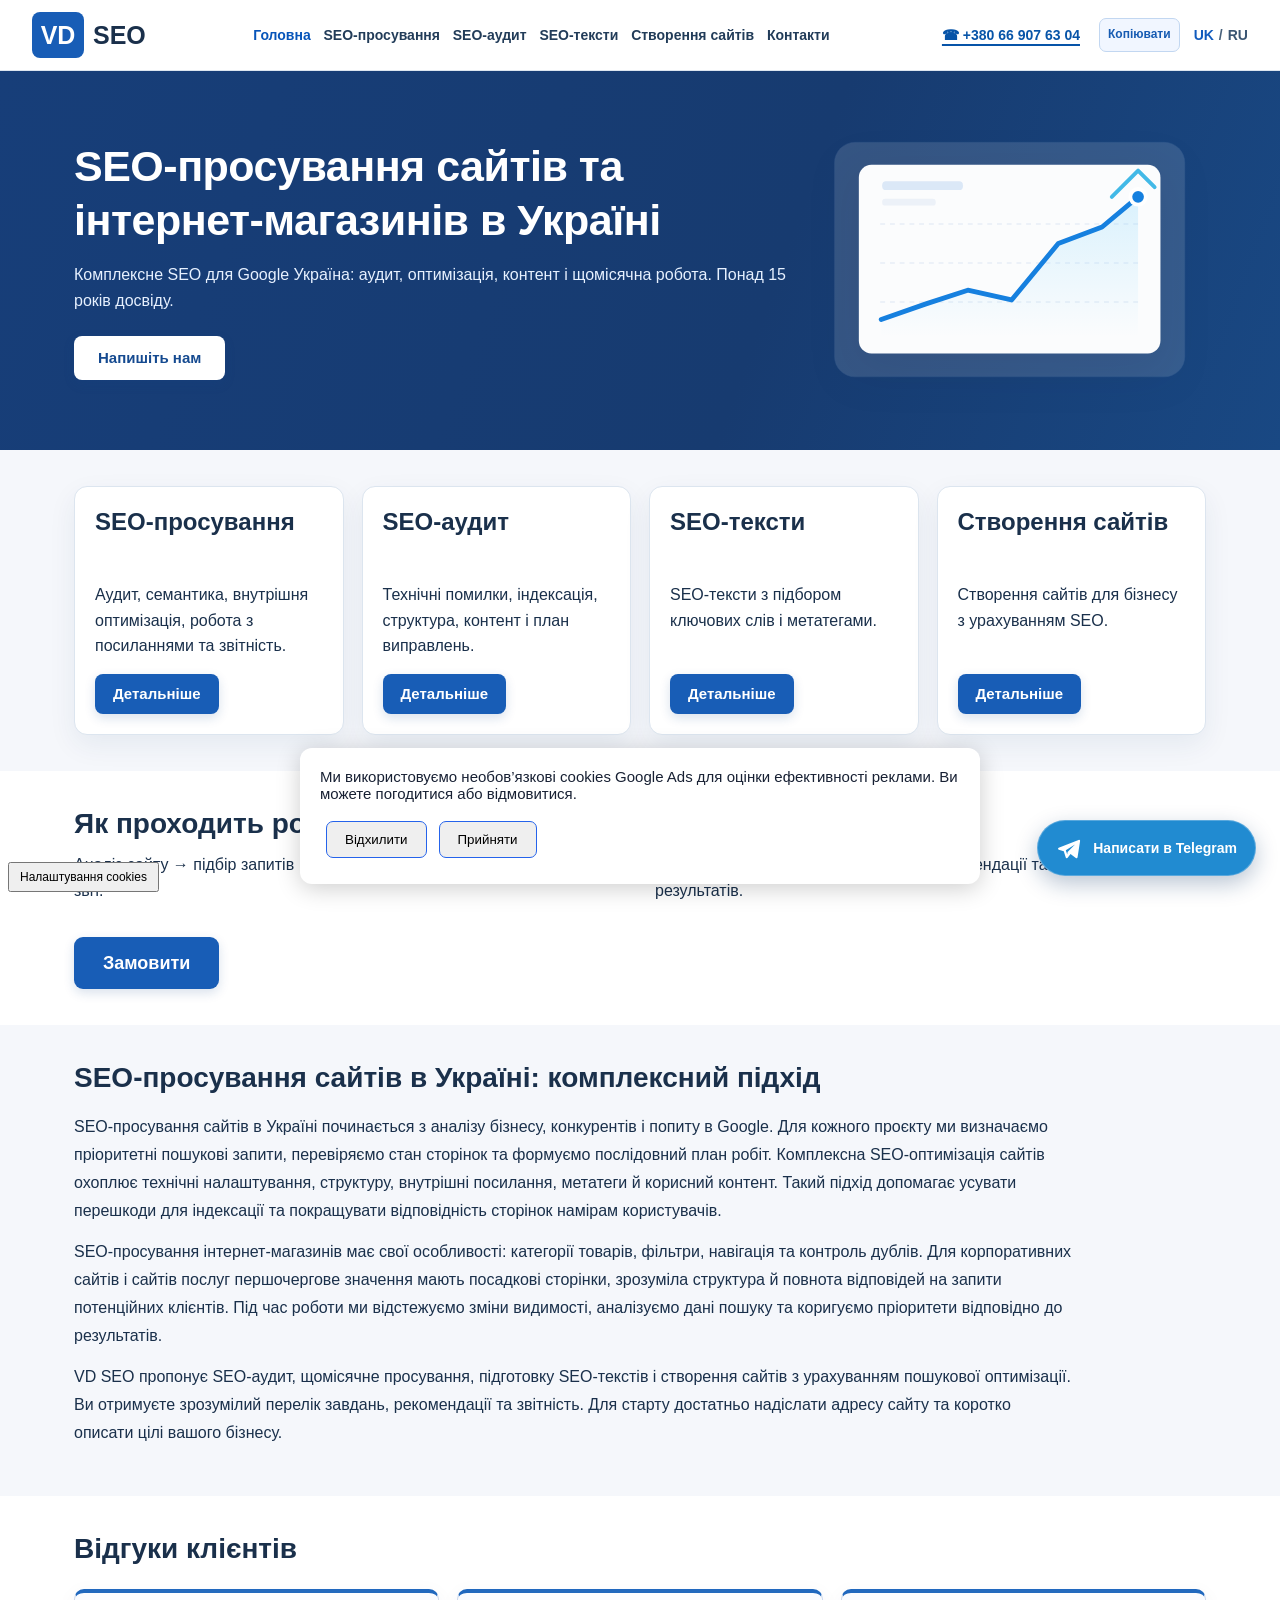
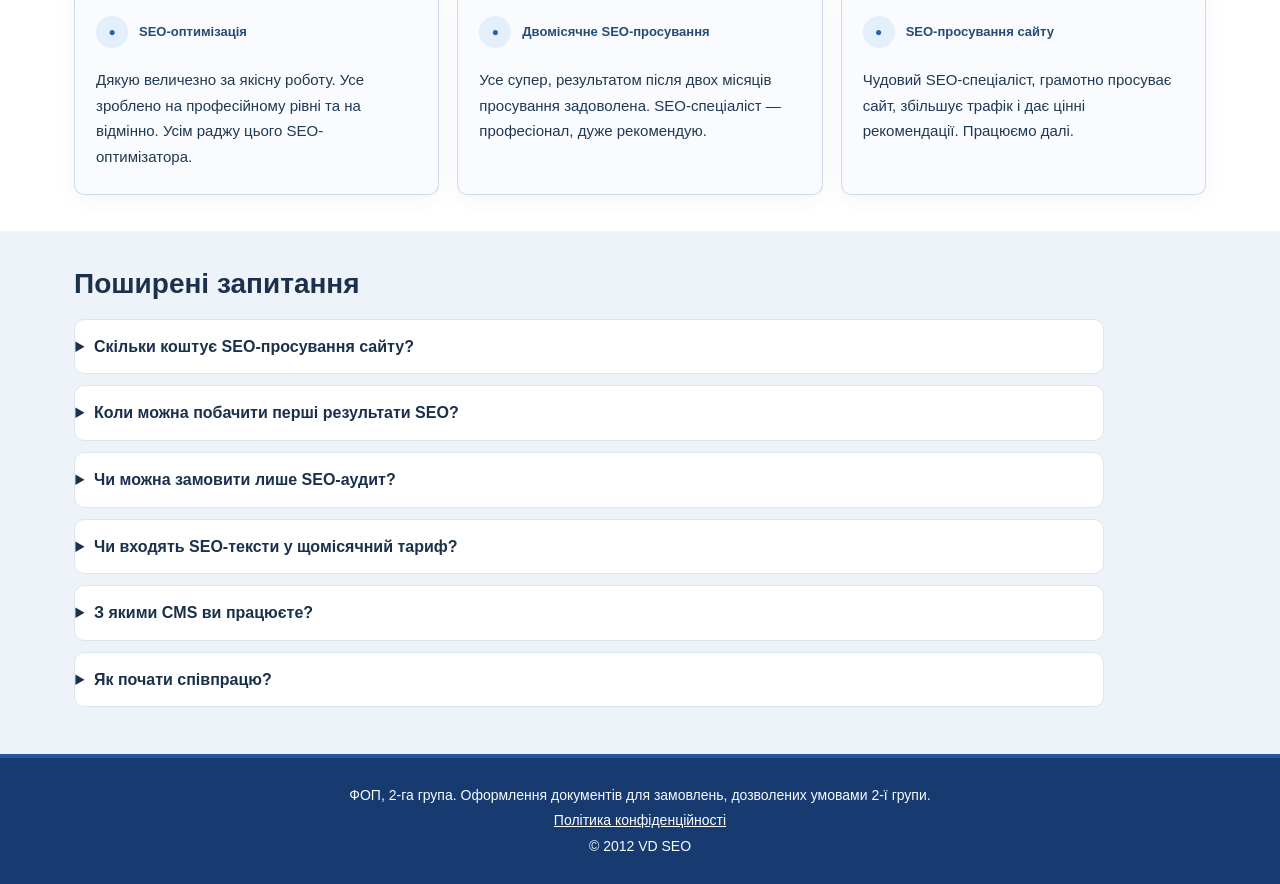
<file: index.html>
<!doctype html><html><head><meta charset="utf-8"><meta http-equiv="refresh" content="0;url=uk/"><title>VD SEO</title></head><body><a href="uk/">Українська</a> · <a href="ru/">Русский</a></body></html>
</file>
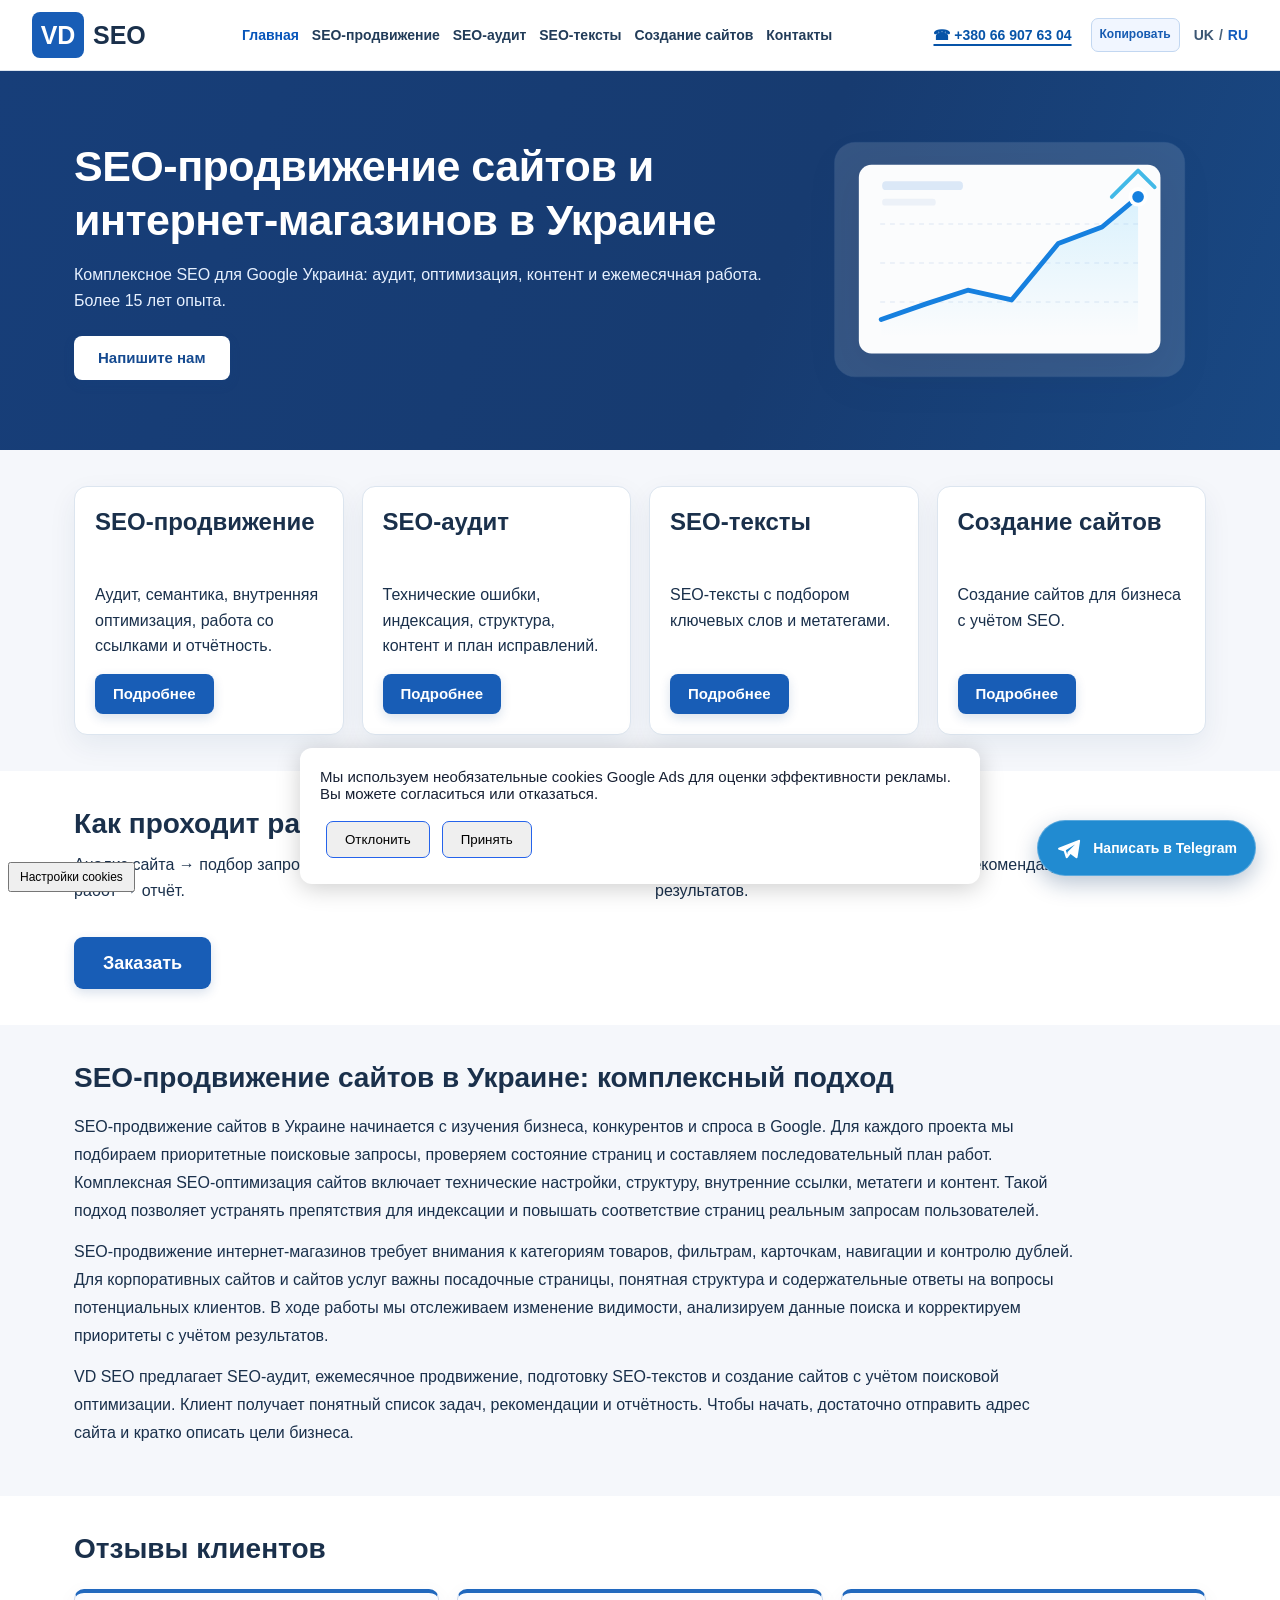
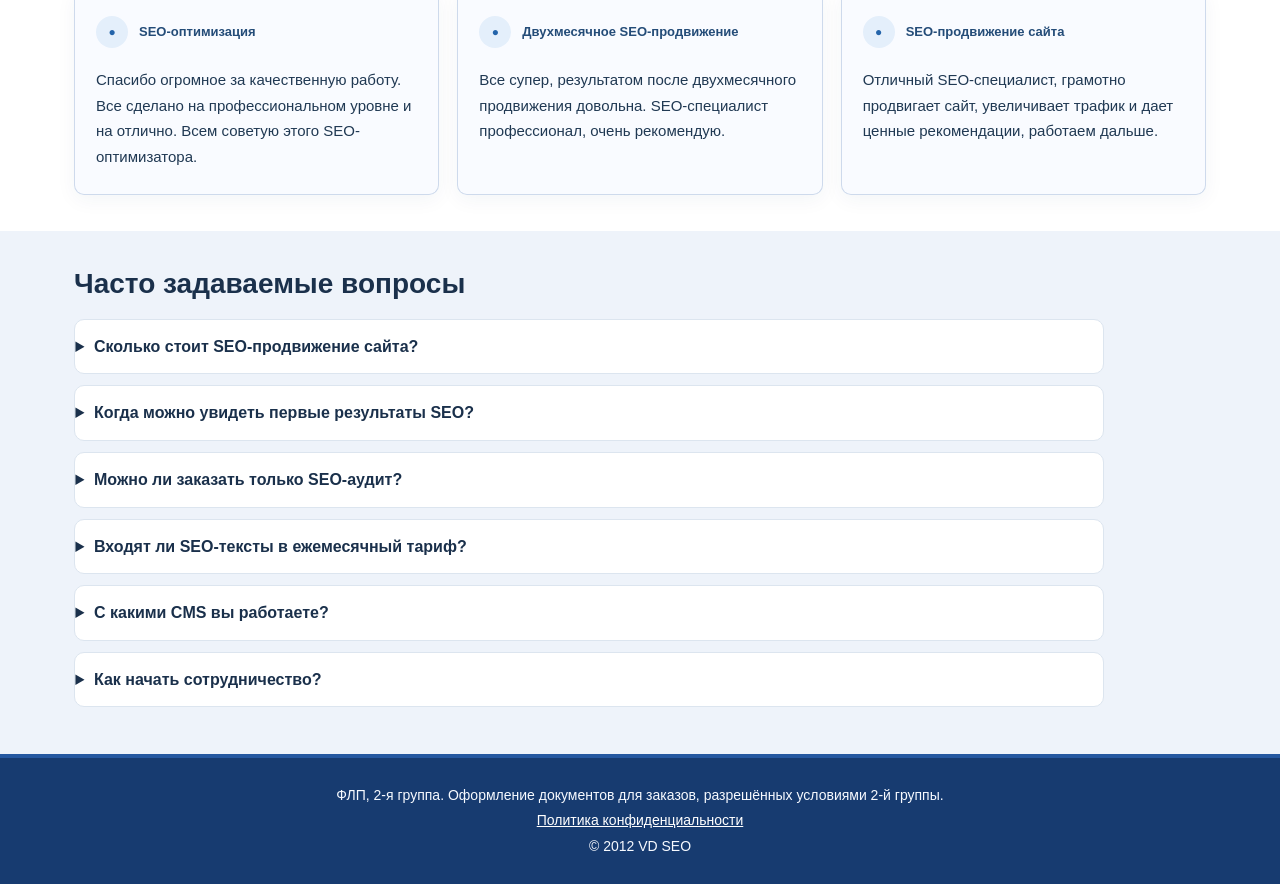
<file: ru/index.html>
<!doctype html><html lang="ru"><head><meta charset="utf-8"><meta name="viewport" content="width=device-width,initial-scale=1"><title>SEO-оптимизация и продвижение сайтов и интернет-магазинов | VD SEO</title><meta name="description" content="Комплексное SEO для Google Украина: аудит, оптимизация, контент и ежемесячная работа. Более 15 лет опыта. VD SEO"><meta name="robots" content="index,follow"><link rel="canonical" href="https://vd-seo.com.ua/ru/"><link rel="alternate" hreflang="uk" href="https://vd-seo.com.ua/uk/"><link rel="alternate" hreflang="ru" href="https://vd-seo.com.ua/ru/"><link rel="alternate" hreflang="x-default" href="https://vd-seo.com.ua/uk/"><link rel="icon" href="../favicon.svg" type="image/svg+xml"><link rel="icon" href="../favicon.ico" sizes="any"><link rel="apple-touch-icon" href="../favicon-180.png"><link rel="stylesheet" href="../style.css"><script src="../site-config.js" defer></script></head><body><header class="site-header"><nav class="topbar" aria-label="Основне меню"><a class="brand" href="/ru/" aria-label="VD SEO"><span class="brand-mark">VD</span> SEO</a><div class="nav-links"><a href="/ru/" aria-current="page">Главная</a><a href="promotion">SEO-продвижение</a><a href="audit">SEO-аудит</a><a href="texts">SEO-тексты</a><a href="sites">Создание сайтов</a><a href="contact">Контакты</a></div><div class="header-tools"><a class="header-phone" id="header-phone" href="tel:+380669076304" aria-label="Позвонить по номеру +380 66 907 63 04" title="Позвонить по номеру +380 66 907 63 04">☎ +380 66 907 63 04</a><button class="phone-copy" type="button" data-copy-phone title="Скопировать номер телефона" aria-label="Скопировать номер телефона">Копировать</button><span class="phone-copy-feedback" id="phone-copy-feedback" role="status" aria-live="polite"></span><div class="lang-switch"><a href="../uk/">UK</a> / <a href="../ru/" aria-current="true">RU</a></div></div></nav></header><div class="hero"><div class="wrap hero-inner"><div class="hero-copy"><h1>SEO-продвижение сайтов и интернет-магазинов в Украине</h1><p>Комплексное SEO для Google Украина: аудит, оптимизация, контент и ежемесячная работа. Более 15 лет опыта.</p><a class="btn btn-hero" href="contact">Напишите нам</a></div><div class="hero-art"><svg viewBox="0 0 400 290" role="img" aria-label="Умовний графік зростання відвідуваності сайту, не фактичні дані"><defs><linearGradient id="fillGraph" x1="0" x2="0" y1="0" y2="1"><stop stop-color="#7bd1ff" stop-opacity=".26"/><stop offset="1" stop-color="#7bd1ff" stop-opacity="0"/></linearGradient></defs><rect x="18" y="24" width="360" height="241" rx="21" fill="#ffffff" opacity=".13" stroke="#c8e4ff" stroke-opacity=".5"/><rect x="43" y="47" width="310" height="194" rx="13" fill="#fff" opacity=".98"/><path d="M65 188H334M65 148H334M65 108H334" stroke="#e7eef7" stroke-width="1.5" stroke-dasharray="5 5"/><path d="M66 206L112 190L155 176L200 186L248 128L293 111L330 80L330 224L66 224Z" fill="url(#fillGraph)"/><path d="M66 206L112 190L155 176L200 186L248 128L293 111L330 80" fill="none" stroke="#1680df" stroke-width="5" stroke-linecap="round" stroke-linejoin="round"/><circle cx="330" cy="80" r="8" fill="#1680df" stroke="#fff" stroke-width="4"/><path d="M303 80L330 53L347 70" fill="none" stroke="#42b9e7" stroke-width="4" stroke-linecap="round" stroke-linejoin="round"/><rect x="67" y="64" width="83" height="9" rx="4" fill="#dbe8f7"/><rect x="67" y="82" width="55" height="7" rx="3" fill="#ecf1f8"/></svg></div></div></div><main><section class="section"><div class="wrap"><div class="grid grid-four"><article class="card service-card"><h2>SEO-продвижение</h2><p>Аудит, семантика, внутренняя оптимизация, работа со ссылками и отчётность.</p><a class="btn" href="promotion">Подробнее</a></article><article class="card service-card"><h2>SEO-аудит</h2><p>Технические ошибки, индексация, структура, контент и план исправлений.</p><a class="btn" href="audit">Подробнее</a></article><article class="card service-card"><h2>SEO-тексты</h2><p>SEO-тексты с подбором ключевых слов и метатегами.</p><a class="btn" href="texts">Подробнее</a></article><article class="card service-card"><h2>Создание сайтов</h2><p>Создание сайтов для бизнеса с учётом SEO.</p><a class="btn" href="sites">Подробнее</a></article></div></div></section><section class="section section-white"><div class="wrap"><div class="info-rows"><div><h2>Как проходит работа</h2><p>Анализ сайта → подбор запросов → согласование плана → выполнение работ → отчёт.</p></div><div><h2>Что вы получите</h2><p>Понятный перечень выполненных работ, рекомендации и контроль результатов.</p></div></div><div class="cta-area"><a class="btn btn-cta" href="contact">Заказать</a></div></div></section><section class="section" id="seo-info"><div class="wrap"><div class="seo-copy"><h2>SEO-продвижение сайтов в Украине: комплексный подход</h2><p>SEO-продвижение сайтов в Украине начинается с изучения бизнеса, конкурентов и спроса в Google. Для каждого проекта мы подбираем приоритетные поисковые запросы, проверяем состояние страниц и составляем последовательный план работ. Комплексная SEO-оптимизация сайтов включает технические настройки, структуру, внутренние ссылки, метатеги и контент. Такой подход позволяет устранять препятствия для индексации и повышать соответствие страниц реальным запросам пользователей.</p><p>SEO-продвижение интернет-магазинов требует внимания к категориям товаров, фильтрам, карточкам, навигации и контролю дублей. Для корпоративных сайтов и сайтов услуг важны посадочные страницы, понятная структура и содержательные ответы на вопросы потенциальных клиентов. В ходе работы мы отслеживаем изменение видимости, анализируем данные поиска и корректируем приоритеты с учётом результатов.</p><p>VD SEO предлагает SEO-аудит, ежемесячное продвижение, подготовку SEO-текстов и создание сайтов с учётом поисковой оптимизации. Клиент получает понятный список задач, рекомендации и отчётность. Чтобы начать, достаточно отправить адрес сайта и кратко описать цели бизнеса.</p></div></div></section>
<section class="section section-reviews" id="reviews" aria-labelledby="reviews-title">
  <div class="wrap"><h2 id="reviews-title">Отзывы клиентов</h2><div class="review-grid"><article class="review-card">
          <div class="review-top"><span class="review-avatar" aria-hidden="true">●</span><span class="review-category">SEO-оптимизация</span></div>
          <blockquote class="review-quote">Спасибо огромное за качественную работу. Все сделано на профессиональном уровне и на отлично. Всем советую этого SEO-оптимизатора.</blockquote>
        </article>
<article class="review-card">
          <div class="review-top"><span class="review-avatar" aria-hidden="true">●</span><span class="review-category">Двухмесячное SEO-продвижение</span></div>
          <blockquote class="review-quote">Все супер, результатом после двухмесячного продвижения довольна. SEO-специалист профессионал, очень рекомендую.</blockquote>
        </article>
<article class="review-card">
          <div class="review-top"><span class="review-avatar" aria-hidden="true">●</span><span class="review-category">SEO-продвижение сайта</span></div>
          <blockquote class="review-quote">Отличный SEO-специалист, грамотно продвигает сайт, увеличивает трафик и дает ценные рекомендации, работаем дальше.</blockquote>
        </article></div></div>
</section>
<section class="section section-alt" id="faq"><div class="wrap"><h2>Часто задаваемые вопросы</h2><div class="faq-list"><details><summary>Сколько стоит SEO-продвижение сайта?</summary><p>Ежемесячное SEO-продвижение стоит от 7 000 грн. Цена зависит от выбранного пакета и объёма согласованных работ.</p></details><details><summary>Когда можно увидеть первые результаты SEO?</summary><p>Сроки зависят от конкуренции, состояния сайта и истории домена. SEO требует последовательной работы и регулярной оценки результатов.</p></details><details><summary>Можно ли заказать только SEO-аудит?</summary><p>Да. Есть отдельные пакеты SEO-аудита для сайтов до 30, до 100 и более 100 страниц.</p></details><details><summary>Входят ли SEO-тексты в ежемесячный тариф?</summary><p>Тексты оплачиваются отдельно. Для клиентов ежемесячного продвижения действуют специальные цены.</p></details><details><summary>С какими CMS вы работаете?</summary><p>Работаем с WordPress, OpenCart, Joomla, Tilda и 1С-Битрикс.</p></details><details><summary>Как начать сотрудничество?</summary><p>Отправьте адрес сайта и краткое описание задачи через страницу контактов.</p></details></div></div></section></main><footer class="site-footer"><div class="wrap"><p>ФЛП, 2-я группа. Оформление документов для заказов, разрешённых условиями 2-й группы.</p><p><a href="/ru/privacy">Политика конфиденциальности</a></p><p>© 2012 VD SEO</p></div></footer><!-- Floating Telegram contact link -->
<a class="telegram-float" href="https://t.me/vlabodor" target="_blank" rel="noopener noreferrer" aria-label="Связаться через Telegram" title="Связаться через Telegram"><svg class="telegram-float-icon" viewBox="0 0 24 24" fill="currentColor" aria-hidden="true" focusable="false"><path d="M21.94 4.67a1.05 1.05 0 0 0-1.14-.17L2.49 11.75a.98.98 0 0 0 .07 1.85l4.61 1.47 1.84 5.68a1.03 1.03 0 0 0 .81.71 1.01 1.01 0 0 0 .96-.39l2.62-3.45 4.9 3.61a1.03 1.03 0 0 0 1.61-.6l2.3-14.91a1.06 1.06 0 0 0-.27-1.05ZM9.03 14.17l8.51-5.47-6.83 7.02-.32 2.29-1.36-3.84Z"/></svg><span class="telegram-float-label">Написать в Telegram</span></a>
</body></html>
</file>
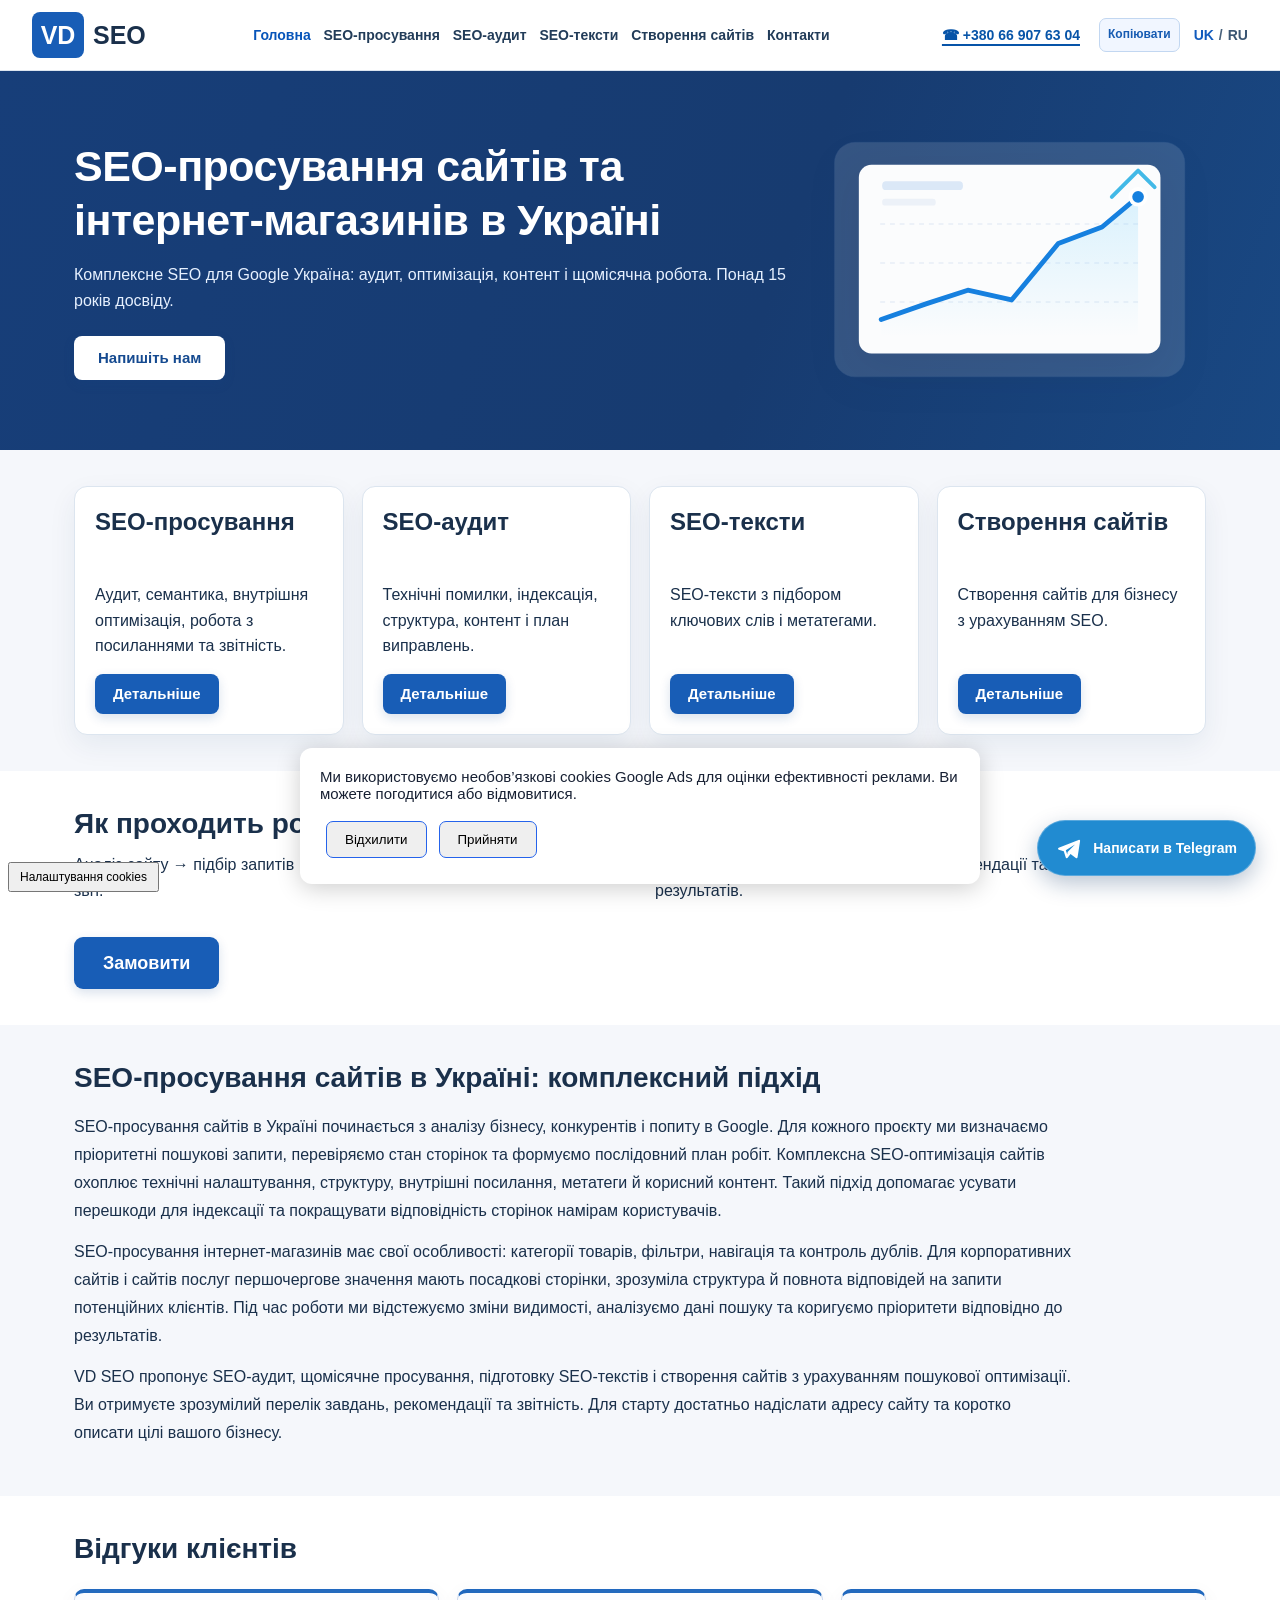
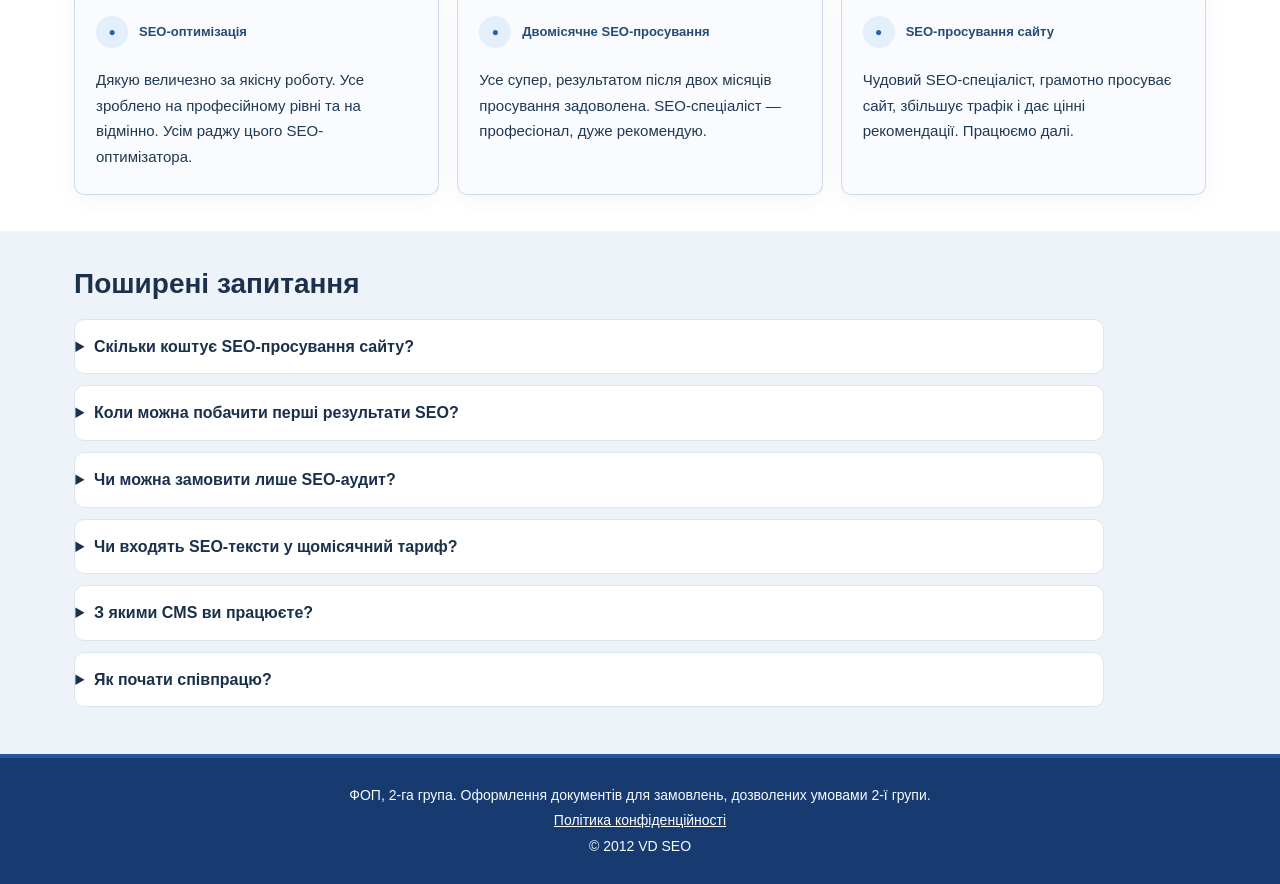
<file: uk/index.html>
<!doctype html><html lang="uk"><head><meta charset="utf-8"><meta name="viewport" content="width=device-width,initial-scale=1"><title>SEO-оптимізація та просування сайтів та інтернет-магазинів</title><meta name="description" content="Комплексне SEO для Google Україна: аудит, оптимізація, контент і щомісячна робота. Понад 15 років досвіду. VD SEO"><meta name="robots" content="index,follow"><link rel="canonical" href="https://vd-seo.com.ua/uk/"><link rel="alternate" hreflang="uk" href="https://vd-seo.com.ua/uk/"><link rel="alternate" hreflang="ru" href="https://vd-seo.com.ua/ru/"><link rel="alternate" hreflang="x-default" href="https://vd-seo.com.ua/uk/"><link rel="icon" href="../favicon.svg" type="image/svg+xml"><link rel="icon" href="../favicon.ico" sizes="any"><link rel="apple-touch-icon" href="../favicon-180.png"><link rel="stylesheet" href="../style.css"><script src="../site-config.js" defer></script></head><body><header class="site-header"><nav class="topbar" aria-label="Основне меню"><a class="brand" href="/uk/" aria-label="VD SEO"><span class="brand-mark">VD</span> SEO</a><div class="nav-links"><a href="/uk/" aria-current="page">Головна</a><a href="promotion">SEO-просування</a><a href="audit">SEO-аудит</a><a href="texts">SEO-тексти</a><a href="sites">Створення сайтів</a><a href="contact">Контакти</a></div><div class="header-tools"><a class="header-phone" id="header-phone" href="tel:+380669076304" aria-label="Зателефонувати за номером +380 66 907 63 04" title="Зателефонувати за номером +380 66 907 63 04">☎ +380 66 907 63 04</a><button class="phone-copy" type="button" data-copy-phone title="Скопіювати номер телефону" aria-label="Скопіювати номер телефону">Копіювати</button><span class="phone-copy-feedback" id="phone-copy-feedback" role="status" aria-live="polite"></span><div class="lang-switch"><a href="../uk/" aria-current="true">UK</a> / <a href="../ru/">RU</a></div></div></nav></header><div class="hero"><div class="wrap hero-inner"><div class="hero-copy"><h1>SEO-просування сайтів та інтернет-магазинів в Україні</h1><p>Комплексне SEO для Google Україна: аудит, оптимізація, контент і щомісячна робота. Понад 15 років досвіду.</p><a class="btn btn-hero" href="contact">Напишіть нам</a></div><div class="hero-art"><svg viewBox="0 0 400 290" role="img" aria-label="Умовний графік зростання відвідуваності сайту, не фактичні дані"><defs><linearGradient id="fillGraph" x1="0" x2="0" y1="0" y2="1"><stop stop-color="#7bd1ff" stop-opacity=".26"/><stop offset="1" stop-color="#7bd1ff" stop-opacity="0"/></linearGradient></defs><rect x="18" y="24" width="360" height="241" rx="21" fill="#ffffff" opacity=".13" stroke="#c8e4ff" stroke-opacity=".5"/><rect x="43" y="47" width="310" height="194" rx="13" fill="#fff" opacity=".98"/><path d="M65 188H334M65 148H334M65 108H334" stroke="#e7eef7" stroke-width="1.5" stroke-dasharray="5 5"/><path d="M66 206L112 190L155 176L200 186L248 128L293 111L330 80L330 224L66 224Z" fill="url(#fillGraph)"/><path d="M66 206L112 190L155 176L200 186L248 128L293 111L330 80" fill="none" stroke="#1680df" stroke-width="5" stroke-linecap="round" stroke-linejoin="round"/><circle cx="330" cy="80" r="8" fill="#1680df" stroke="#fff" stroke-width="4"/><path d="M303 80L330 53L347 70" fill="none" stroke="#42b9e7" stroke-width="4" stroke-linecap="round" stroke-linejoin="round"/><rect x="67" y="64" width="83" height="9" rx="4" fill="#dbe8f7"/><rect x="67" y="82" width="55" height="7" rx="3" fill="#ecf1f8"/></svg></div></div></div><main><section class="section"><div class="wrap"><div class="grid grid-four"><article class="card service-card"><h2>SEO-просування</h2><p>Аудит, семантика, внутрішня оптимізація, робота з посиланнями та звітність.</p><a class="btn" href="promotion">Детальніше</a></article><article class="card service-card"><h2>SEO-аудит</h2><p>Технічні помилки, індексація, структура, контент і план виправлень.</p><a class="btn" href="audit">Детальніше</a></article><article class="card service-card"><h2>SEO-тексти</h2><p>SEO-тексти з підбором ключових слів і метатегами.</p><a class="btn" href="texts">Детальніше</a></article><article class="card service-card"><h2>Створення сайтів</h2><p>Створення сайтів для бізнесу з урахуванням SEO.</p><a class="btn" href="sites">Детальніше</a></article></div></div></section><section class="section section-white"><div class="wrap"><div class="info-rows"><div><h2>Як проходить робота</h2><p>Аналіз сайту → підбір запитів → погодження плану → виконання робіт → звіт.</p></div><div><h2>Що ви отримаєте</h2><p>Зрозумілий перелік виконаних робіт, рекомендації та контроль результатів.</p></div></div><div class="cta-area"><a class="btn btn-cta" href="contact">Замовити</a></div></div></section><section class="section" id="seo-info"><div class="wrap"><div class="seo-copy"><h2>SEO-просування сайтів в Україні: комплексний підхід</h2><p>SEO-просування сайтів в Україні починається з аналізу бізнесу, конкурентів і попиту в Google. Для кожного проєкту ми визначаємо пріоритетні пошукові запити, перевіряємо стан сторінок та формуємо послідовний план робіт. Комплексна SEO-оптимізація сайтів охоплює технічні налаштування, структуру, внутрішні посилання, метатеги й корисний контент. Такий підхід допомагає усувати перешкоди для індексації та покращувати відповідність сторінок намірам користувачів.</p><p>SEO-просування інтернет-магазинів має свої особливості: категорії товарів, фільтри, навігація та контроль дублів. Для корпоративних сайтів і сайтів послуг першочергове значення мають посадкові сторінки, зрозуміла структура й повнота відповідей на запити потенційних клієнтів. Під час роботи ми відстежуємо зміни видимості, аналізуємо дані пошуку та коригуємо пріоритети відповідно до результатів.</p><p>VD SEO пропонує SEO-аудит, щомісячне просування, підготовку SEO-текстів і створення сайтів з урахуванням пошукової оптимізації. Ви отримуєте зрозумілий перелік завдань, рекомендації та звітність. Для старту достатньо надіслати адресу сайту та коротко описати цілі вашого бізнесу.</p></div></div></section>
<section class="section section-reviews" id="reviews" aria-labelledby="reviews-title">
  <div class="wrap"><h2 id="reviews-title">Відгуки клієнтів</h2><div class="review-grid"><article class="review-card">
          <div class="review-top"><span class="review-avatar" aria-hidden="true">●</span><span class="review-category">SEO-оптимізація</span></div>
          <blockquote class="review-quote">Дякую величезно за якісну роботу. Усе зроблено на професійному рівні та на відмінно. Усім раджу цього SEO-оптимізатора.</blockquote>
        </article>
<article class="review-card">
          <div class="review-top"><span class="review-avatar" aria-hidden="true">●</span><span class="review-category">Двомісячне SEO-просування</span></div>
          <blockquote class="review-quote">Усе супер, результатом після двох місяців просування задоволена. SEO-спеціаліст — професіонал, дуже рекомендую.</blockquote>
        </article>
<article class="review-card">
          <div class="review-top"><span class="review-avatar" aria-hidden="true">●</span><span class="review-category">SEO-просування сайту</span></div>
          <blockquote class="review-quote">Чудовий SEO-спеціаліст, грамотно просуває сайт, збільшує трафік і дає цінні рекомендації. Працюємо далі.</blockquote>
        </article></div></div>
</section>
<section class="section section-alt" id="faq"><div class="wrap"><h2>Поширені запитання</h2><div class="faq-list"><details><summary>Скільки коштує SEO-просування сайту?</summary><p>Щомісячне SEO-просування коштує від 7 000 грн. Вартість залежить від пакета та обсягу погоджених робіт.</p></details><details><summary>Коли можна побачити перші результати SEO?</summary><p>Терміни залежать від конкуренції, стану сайту та історії домену. SEO потребує послідовної роботи й регулярного вимірювання результатів.</p></details><details><summary>Чи можна замовити лише SEO-аудит?</summary><p>Так. Є окремі пакети SEO-аудиту для сайтів до 30, до 100 та понад 100 сторінок.</p></details><details><summary>Чи входять SEO-тексти у щомісячний тариф?</summary><p>Тексти оплачуються окремо. Для клієнтів щомісячного просування передбачені спеціальні ціни.</p></details><details><summary>З якими CMS ви працюєте?</summary><p>Працюємо з WordPress, OpenCart, Joomla, Tilda та 1С-Бітрікс.</p></details><details><summary>Як почати співпрацю?</summary><p>Надішліть адресу сайту та коротко опишіть завдання через сторінку контактів.</p></details></div></div></section></main><footer class="site-footer"><div class="wrap"><p>ФОП, 2-га група. Оформлення документів для замовлень, дозволених умовами 2-ї групи.</p><p><a href="/uk/privacy">Політика конфіденційності</a></p><p>© 2012 VD SEO</p></div></footer><!-- Floating Telegram contact link -->
<a class="telegram-float" href="https://t.me/vlabodor" target="_blank" rel="noopener noreferrer" aria-label="Зв’язатися через Telegram" title="Зв’язатися через Telegram"><svg class="telegram-float-icon" viewBox="0 0 24 24" fill="currentColor" aria-hidden="true" focusable="false"><path d="M21.94 4.67a1.05 1.05 0 0 0-1.14-.17L2.49 11.75a.98.98 0 0 0 .07 1.85l4.61 1.47 1.84 5.68a1.03 1.03 0 0 0 .81.71 1.01 1.01 0 0 0 .96-.39l2.62-3.45 4.9 3.61a1.03 1.03 0 0 0 1.61-.6l2.3-14.91a1.06 1.06 0 0 0-.27-1.05ZM9.03 14.17l8.51-5.47-6.83 7.02-.32 2.29-1.36-3.84Z"/></svg><span class="telegram-float-label">Написати в Telegram</span></a>
</body></html>
</file>
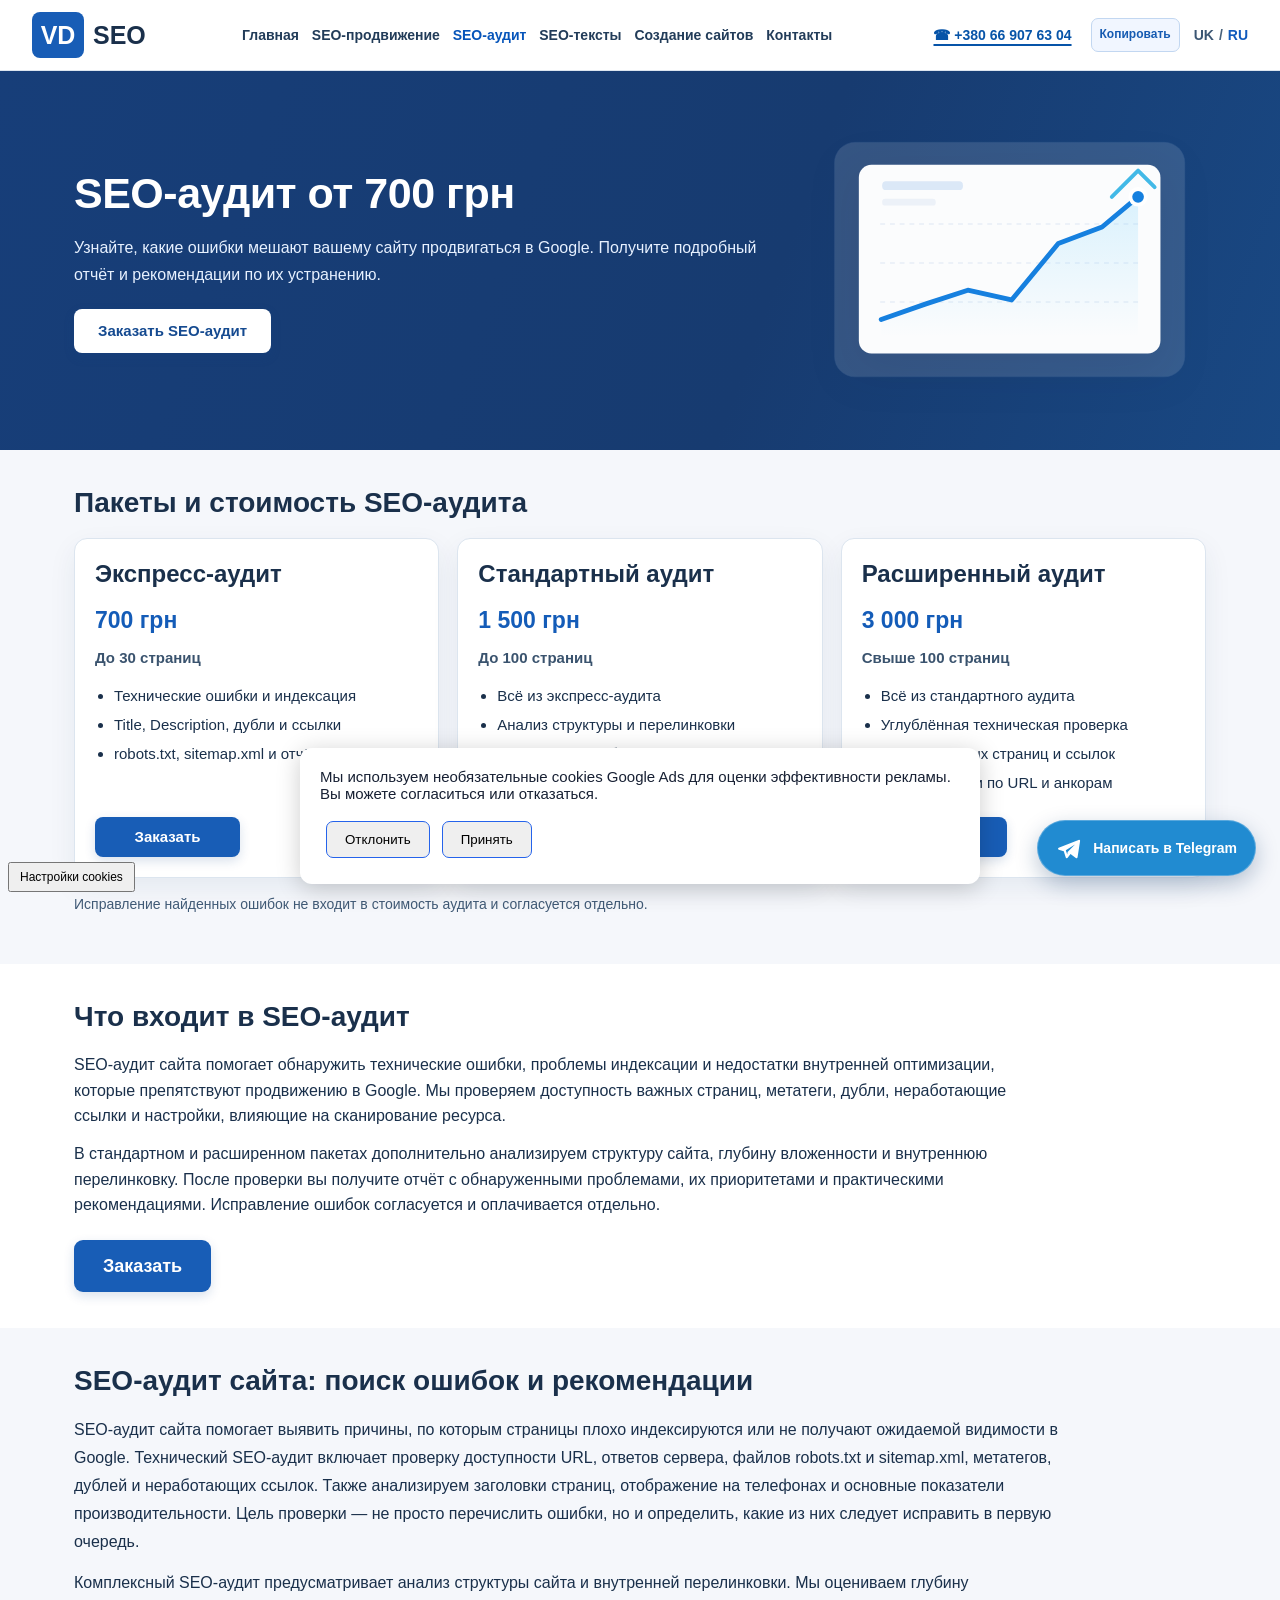
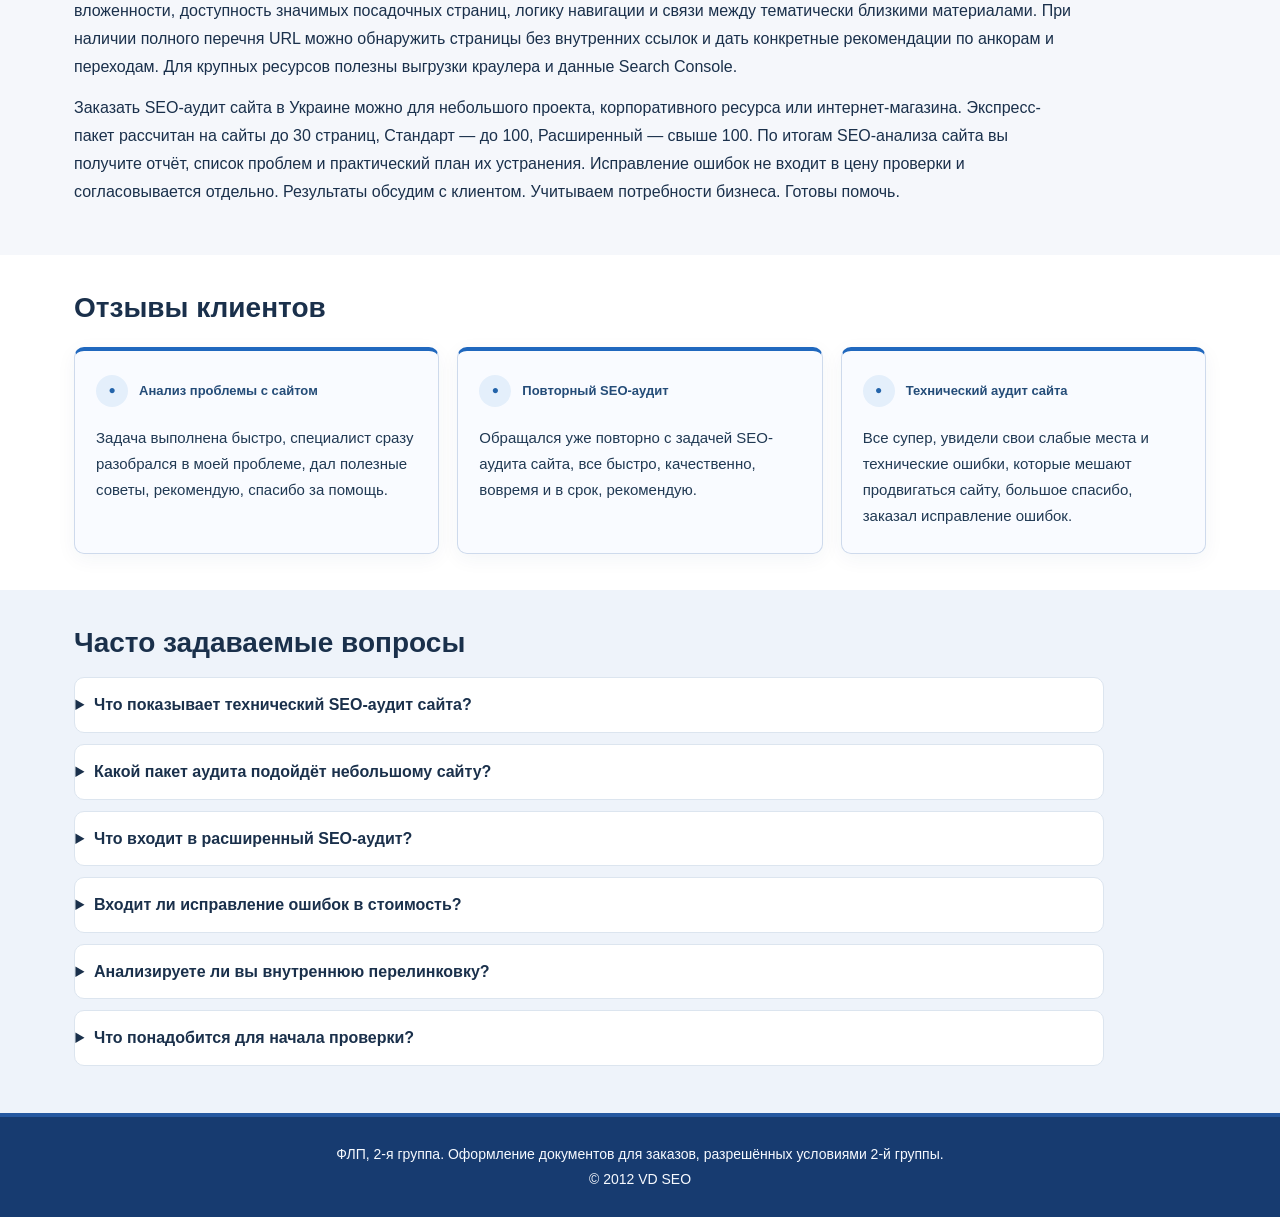
<file: ru/audit.html>
<!doctype html><html lang="ru"><head><meta charset="utf-8"><meta name="viewport" content="width=device-width,initial-scale=1"><title>SEO-аудит сайта в Украине — от 700 грн | VD SEO</title><meta name="description" content="Технический SEO-аудит сайта: выявление проблем индексации, проверка структуры, метатегов и перелинковки. Тарифы от 700 грн, отчёт и рекомендации. VD SEO"><meta name="robots" content="index,follow"><link rel="canonical" href="https://vd-seo.com.ua/ru/audit"><link rel="alternate" hreflang="uk" href="https://vd-seo.com.ua/uk/audit"><link rel="alternate" hreflang="ru" href="https://vd-seo.com.ua/ru/audit"><link rel="alternate" hreflang="x-default" href="https://vd-seo.com.ua/uk/audit"><link rel="icon" href="../favicon.svg" type="image/svg+xml"><link rel="icon" href="../favicon.ico" sizes="any"><link rel="apple-touch-icon" href="../favicon-180.png"><link rel="stylesheet" href="../style.css"><script src="../site-config.js" defer></script></head><body><header class="site-header"><nav class="topbar" aria-label="Основне меню"><a class="brand" href="/ru/" aria-label="VD SEO"><span class="brand-mark">VD</span> SEO</a><div class="nav-links"><a href="/ru/">Главная</a><a href="promotion">SEO-продвижение</a><a href="audit" aria-current="page">SEO-аудит</a><a href="texts">SEO-тексты</a><a href="sites">Создание сайтов</a><a href="contact">Контакты</a></div><div class="header-tools"><a class="header-phone" id="header-phone" href="tel:+380669076304" aria-label="Позвонить по номеру +380 66 907 63 04" title="Позвонить по номеру +380 66 907 63 04">☎ +380 66 907 63 04</a><button class="phone-copy" type="button" data-copy-phone title="Скопировать номер телефона" aria-label="Скопировать номер телефона">Копировать</button><span class="phone-copy-feedback" id="phone-copy-feedback" role="status" aria-live="polite"></span><div class="lang-switch"><a href="../uk/audit">UK</a> / <a href="../ru/audit" aria-current="true">RU</a></div></div></nav></header><div class="hero"><div class="wrap hero-inner"><div class="hero-copy"><h1>SEO-аудит от 700 грн</h1><p>Узнайте, какие ошибки мешают вашему сайту продвигаться в Google. Получите подробный отчёт и рекомендации по их устранению.</p><a class="btn btn-hero" href="contact">Заказать SEO-аудит</a></div><div class="hero-art"><svg viewBox="0 0 400 290" role="img" aria-label="Умовний графік зростання відвідуваності сайту, не фактичні дані"><defs><linearGradient id="fillGraph" x1="0" x2="0" y1="0" y2="1"><stop stop-color="#7bd1ff" stop-opacity=".26"/><stop offset="1" stop-color="#7bd1ff" stop-opacity="0"/></linearGradient></defs><rect x="18" y="24" width="360" height="241" rx="21" fill="#ffffff" opacity=".13" stroke="#c8e4ff" stroke-opacity=".5"/><rect x="43" y="47" width="310" height="194" rx="13" fill="#fff" opacity=".98"/><path d="M65 188H334M65 148H334M65 108H334" stroke="#e7eef7" stroke-width="1.5" stroke-dasharray="5 5"/><path d="M66 206L112 190L155 176L200 186L248 128L293 111L330 80L330 224L66 224Z" fill="url(#fillGraph)"/><path d="M66 206L112 190L155 176L200 186L248 128L293 111L330 80" fill="none" stroke="#1680df" stroke-width="5" stroke-linecap="round" stroke-linejoin="round"/><circle cx="330" cy="80" r="8" fill="#1680df" stroke="#fff" stroke-width="4"/><path d="M303 80L330 53L347 70" fill="none" stroke="#42b9e7" stroke-width="4" stroke-linecap="round" stroke-linejoin="round"/><rect x="67" y="64" width="83" height="9" rx="4" fill="#dbe8f7"/><rect x="67" y="82" width="55" height="7" rx="3" fill="#ecf1f8"/></svg></div></div></div><main><section class="section"><div class="wrap"><h2>Пакеты и стоимость SEO-аудита</h2><div class="grid grid-three"><article class="card plan-card"><h3>Экспресс-аудит</h3><div class="price">700 грн</div><p class="plan-size">До 30 страниц</p><ul><li>Технические ошибки и индексация</li><li>Title, Description, дубли и ссылки</li><li>robots.txt, sitemap.xml и отчёт</li></ul><a class="btn" href="contact?service=%D0%AD%D0%BA%D1%81%D0%BF%D1%80%D0%B5%D1%81%D1%81-%D0%B0%D1%83%D0%B4%D0%B8%D1%82%20%E2%80%94%20700%20%D0%B3%D1%80%D0%BD">Заказать</a></article><article class="card plan-card"><h3>Стандартный аудит</h3><div class="price">1 500 грн</div><p class="plan-size">До 100 страниц</p><ul><li>Всё из экспресс-аудита</li><li>Анализ структуры и перелинковки</li><li>H1–H6, URL, мобильная версия, скорость</li><li>Приоритеты исправления ошибок</li></ul><a class="btn" href="contact?service=%D0%A1%D1%82%D0%B0%D0%BD%D0%B4%D0%B0%D1%80%D1%82%D0%BD%D1%8B%D0%B9%20%D0%B0%D1%83%D0%B4%D0%B8%D1%82%20%E2%80%94%201%20500%20%D0%B3%D1%80%D0%BD">Заказать</a></article><article class="card plan-card"><h3>Расширенный аудит</h3><div class="price">3 000 грн</div><p class="plan-size">Свыше 100 страниц</p><ul><li>Всё из стандартного аудита</li><li>Углублённая техническая проверка</li><li>Анализ важных страниц и ссылок</li><li>Рекомендации по URL и анкорам</li></ul><a class="btn" href="contact?service=%D0%A0%D0%B0%D1%81%D1%88%D0%B8%D1%80%D0%B5%D0%BD%D0%BD%D1%8B%D0%B9%20%D0%B0%D1%83%D0%B4%D0%B8%D1%82%20%E2%80%94%203%20000%20%D0%B3%D1%80%D0%BD">Заказать</a></article></div><p class="note">Исправление найденных ошибок не входит в стоимость аудита и согласуется отдельно.</p></div></section><section class="section section-white text-with-cta"><div class="wrap"><div class="service-intro"><h2>Что входит в SEO-аудит</h2><p>SEO-аудит сайта помогает обнаружить технические ошибки, проблемы индексации и недостатки внутренней оптимизации, которые препятствуют продвижению в Google. Мы проверяем доступность важных страниц, метатеги, дубли, неработающие ссылки и настройки, влияющие на сканирование ресурса.</p><p>В стандартном и расширенном пакетах дополнительно анализируем структуру сайта, глубину вложенности и внутреннюю перелинковку. После проверки вы получите отчёт с обнаруженными проблемами, их приоритетами и практическими рекомендациями. Исправление ошибок согласуется и оплачивается отдельно.</p><div class="cta-area"><a class="btn btn-cta" href="contact">Заказать</a></div></div></div></section><section class="section" id="seo-info"><div class="wrap"><div class="seo-copy"><h2>SEO-аудит сайта: поиск ошибок и рекомендации</h2><p>SEO-аудит сайта помогает выявить причины, по которым страницы плохо индексируются или не получают ожидаемой видимости в Google. Технический SEO-аудит включает проверку доступности URL, ответов сервера, файлов robots.txt и sitemap.xml, метатегов, дублей и неработающих ссылок. Также анализируем заголовки страниц, отображение на телефонах и основные показатели производительности. Цель проверки — не просто перечислить ошибки, но и определить, какие из них следует исправить в первую очередь.</p><p>Комплексный SEO-аудит предусматривает анализ структуры сайта и внутренней перелинковки. Мы оцениваем глубину вложенности, доступность значимых посадочных страниц, логику навигации и связи между тематически близкими материалами. При наличии полного перечня URL можно обнаружить страницы без внутренних ссылок и дать конкретные рекомендации по анкорам и переходам. Для крупных ресурсов полезны выгрузки краулера и данные Search Console.</p><p>Заказать SEO-аудит сайта в Украине можно для небольшого проекта, корпоративного ресурса или интернет-магазина. Экспресс-пакет рассчитан на сайты до 30 страниц, Стандарт — до 100, Расширенный — свыше 100. По итогам SEO-анализа сайта вы получите отчёт, список проблем и практический план их устранения. Исправление ошибок не входит в цену проверки и согласовывается отдельно. Результаты обсудим с клиентом. Учитываем потребности бизнеса. Готовы помочь.</p></div></div></section>
<section class="section section-reviews" id="reviews" aria-labelledby="reviews-title">
  <div class="wrap"><h2 id="reviews-title">Отзывы клиентов</h2><div class="review-grid"><article class="review-card">
          <div class="review-top"><span class="review-avatar" aria-hidden="true">●</span><span class="review-category">Анализ проблемы с сайтом</span></div>
          <blockquote class="review-quote">Задача выполнена быстро, специалист сразу разобрался в моей проблеме, дал полезные советы, рекомендую, спасибо за помощь.</blockquote>
        </article>
<article class="review-card">
          <div class="review-top"><span class="review-avatar" aria-hidden="true">●</span><span class="review-category">Повторный SEO-аудит</span></div>
          <blockquote class="review-quote">Обращался уже повторно с задачей SEO-аудита сайта, все быстро, качественно, вовремя и в срок, рекомендую.</blockquote>
        </article>
<article class="review-card">
          <div class="review-top"><span class="review-avatar" aria-hidden="true">●</span><span class="review-category">Технический аудит сайта</span></div>
          <blockquote class="review-quote">Все супер, увидели свои слабые места и технические ошибки, которые мешают продвигаться сайту, большое спасибо, заказал исправление ошибок.</blockquote>
        </article></div></div>
</section>
<section class="section section-alt" id="faq"><div class="wrap"><h2>Часто задаваемые вопросы</h2><div class="faq-list"><details><summary>Что показывает технический SEO-аудит сайта?</summary><p>Аудит выявляет проблемы сканирования, индексации, метатегов, внутренних ссылок и другие технические недостатки.</p></details><details><summary>Какой пакет аудита подойдёт небольшому сайту?</summary><p>Для сайта до 30 страниц предусмотрен экспресс-аудит за 700 грн. Для ресурса до 100 страниц — стандартный за 1 500 грн.</p></details><details><summary>Что входит в расширенный SEO-аудит?</summary><p>Все проверки стандартного аудита и углублённый анализ технического состояния, структуры и перелинковки для сайтов свыше 100 страниц.</p></details><details><summary>Входит ли исправление ошибок в стоимость?</summary><p>Нет. В аудит входит отчёт и рекомендации; внедрение изменений согласуется отдельно.</p></details><details><summary>Анализируете ли вы внутреннюю перелинковку?</summary><p>Да, в стандартном и расширенном пакетах проверяем структуру ссылок и готовим рекомендации.</p></details><details><summary>Что понадобится для начала проверки?</summary><p>Прежде всего URL сайта; для полного анализа крупных ресурсов могут пригодиться sitemap, Search Console или выгрузка краулера.</p></details></div></div></section></main><footer class="site-footer"><div class="wrap"><p>ФЛП, 2-я группа. Оформление документов для заказов, разрешённых условиями 2-й группы.</p><p>© 2012 VD SEO</p></div></footer><!-- Floating Telegram contact link -->
<a class="telegram-float" href="https://t.me/vlabodor" target="_blank" rel="noopener noreferrer" aria-label="Связаться через Telegram" title="Связаться через Telegram"><svg class="telegram-float-icon" viewBox="0 0 24 24" fill="currentColor" aria-hidden="true" focusable="false"><path d="M21.94 4.67a1.05 1.05 0 0 0-1.14-.17L2.49 11.75a.98.98 0 0 0 .07 1.85l4.61 1.47 1.84 5.68a1.03 1.03 0 0 0 .81.71 1.01 1.01 0 0 0 .96-.39l2.62-3.45 4.9 3.61a1.03 1.03 0 0 0 1.61-.6l2.3-14.91a1.06 1.06 0 0 0-.27-1.05ZM9.03 14.17l8.51-5.47-6.83 7.02-.32 2.29-1.36-3.84Z"/></svg><span class="telegram-float-label">Написать в Telegram</span></a>
</body></html>
</file>
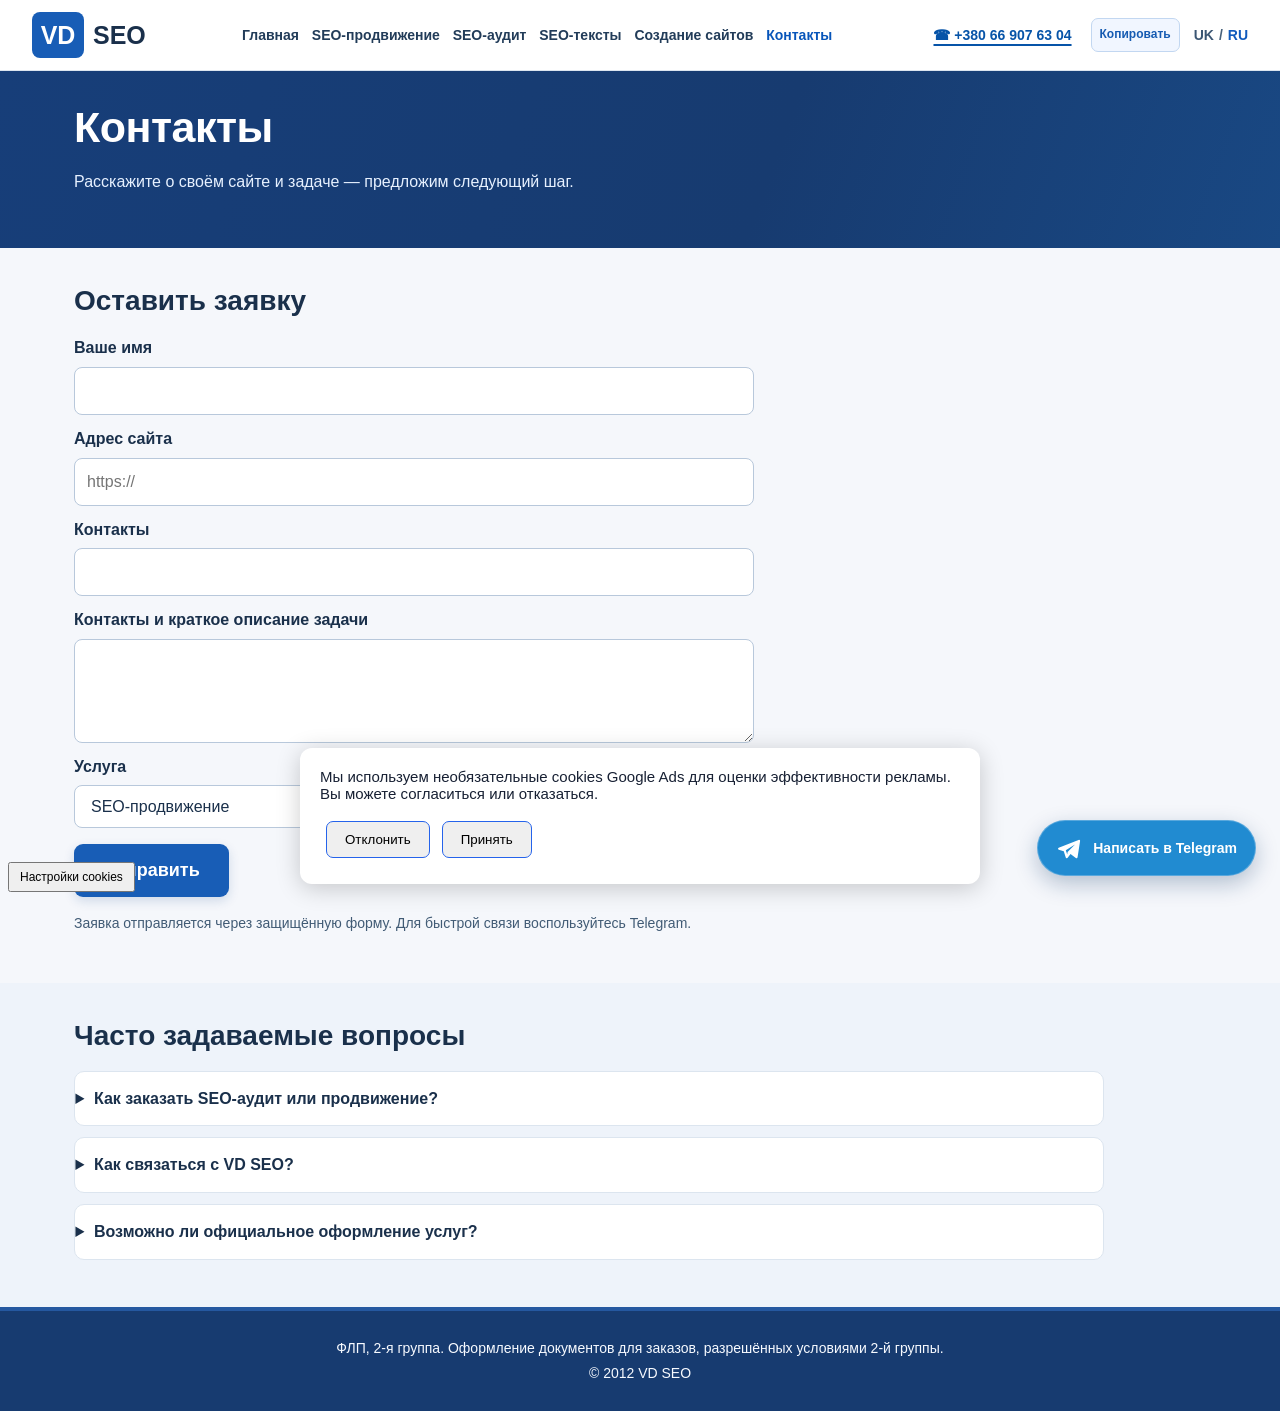
<file: ru/contact.html>
<!doctype html><html lang="ru"><head><meta charset="utf-8"><meta name="viewport" content="width=device-width,initial-scale=1"><title>Контакты SEO-специалиста в Украине | VD SEO</title><meta name="description" content="Свяжитесь с VD SEO для SEO-аудита, продвижения сайтов, заказа SEO-текстов или разработки сайта. Официальное оформление услуг для допустимых заказов. VD SEO"><meta name="robots" content="index,follow"><link rel="canonical" href="https://vd-seo.com.ua/ru/contact"><link rel="alternate" hreflang="uk" href="https://vd-seo.com.ua/uk/contact"><link rel="alternate" hreflang="ru" href="https://vd-seo.com.ua/ru/contact"><link rel="alternate" hreflang="x-default" href="https://vd-seo.com.ua/uk/contact"><link rel="icon" href="../favicon.svg" type="image/svg+xml"><link rel="icon" href="../favicon.ico" sizes="any"><link rel="apple-touch-icon" href="../favicon-180.png"><link rel="stylesheet" href="../style.css"><script src="../site-config.js" defer></script></head><body><header class="site-header"><nav class="topbar" aria-label="Основне меню"><a class="brand" href="/ru/" aria-label="VD SEO"><span class="brand-mark">VD</span> SEO</a><div class="nav-links"><a href="/ru/">Главная</a><a href="promotion">SEO-продвижение</a><a href="audit">SEO-аудит</a><a href="texts">SEO-тексты</a><a href="sites">Создание сайтов</a><a href="contact" aria-current="page">Контакты</a></div><div class="header-tools"><a class="header-phone" id="header-phone" href="tel:+380669076304" aria-label="Позвонить по номеру +380 66 907 63 04" title="Позвонить по номеру +380 66 907 63 04">☎ +380 66 907 63 04</a><button class="phone-copy" type="button" data-copy-phone title="Скопировать номер телефона" aria-label="Скопировать номер телефона">Копировать</button><span class="phone-copy-feedback" id="phone-copy-feedback" role="status" aria-live="polite"></span><div class="lang-switch"><a href="../uk/contact">UK</a> / <a href="../ru/contact" aria-current="true">RU</a></div></div></nav></header><div class="hero"><div class="wrap hero-inner" style="min-height:0;grid-template-columns:1fr;padding-top:31px;padding-bottom:31px"><div class="hero-copy"><h1>Контакты</h1><p>Расскажите о своём сайте и задаче — предложим следующий шаг.</p></div></div></div><main><section class="section"><div class="wrap"><h2>Оставить заявку</h2><form class="form" data-contact-form action="https://formspree.io/f/mpppraor" method="post" accept-charset="UTF-8"><input type="hidden" name="lang" value="ru"><label>Ваше имя<input name="name" required maxlength="100" autocomplete="name"></label><label>Адрес сайта<input name="website" maxlength="250" inputmode="url" placeholder="https://"></label><label>Контакты<input name="contact" required maxlength="250" autocomplete="email"></label><label>Контакты и краткое описание задачи<textarea name="message" required maxlength="2000"></textarea></label><label>Услуга<select name="service" id="selected-service"><option value="SEO-продвижение">SEO-продвижение</option><option value="SEO-аудит">SEO-аудит</option><option value="SEO-тексты">SEO-тексты</option><option value="Создание сайтов">Создание сайтов</option></select></label><button class="btn btn-cta" type="submit">Отправить</button><p class="form-status" data-form-status role="status" aria-live="polite" hidden></p></form><p class="muted" style="margin-top:15px">Заявка отправляется через защищённую форму. Для быстрой связи воспользуйтесь Telegram.</p></div></section><!-- REVIEWS_SLOT: Додати лише справжні відгуки пізніше. --><section class="section section-alt" id="faq"><div class="wrap"><h2>Часто задаваемые вопросы</h2><div class="faq-list"><details><summary>Как заказать SEO-аудит или продвижение?</summary><p>Опишите задачу в форме и укажите адрес сайта, чтобы мы могли оценить объём работ.</p></details><details><summary>Как связаться с VD SEO?</summary><p>Заполните форму обращения на этой странице. Также вы можете написать нам через Telegram.</p></details><details><summary>Возможно ли официальное оформление услуг?</summary><p>Да, для заказов, соответствующих условиям работы ФЛП 2-й группы, возможно документальное оформление.</p></details></div></div></section></main><footer class="site-footer"><div class="wrap"><p>ФЛП, 2-я группа. Оформление документов для заказов, разрешённых условиями 2-й группы.</p><p>© 2012 VD SEO</p></div></footer><!-- Floating Telegram contact link -->
<a class="telegram-float" href="https://t.me/vlabodor" target="_blank" rel="noopener noreferrer" aria-label="Связаться через Telegram" title="Связаться через Telegram"><svg class="telegram-float-icon" viewBox="0 0 24 24" fill="currentColor" aria-hidden="true" focusable="false"><path d="M21.94 4.67a1.05 1.05 0 0 0-1.14-.17L2.49 11.75a.98.98 0 0 0 .07 1.85l4.61 1.47 1.84 5.68a1.03 1.03 0 0 0 .81.71 1.01 1.01 0 0 0 .96-.39l2.62-3.45 4.9 3.61a1.03 1.03 0 0 0 1.61-.6l2.3-14.91a1.06 1.06 0 0 0-.27-1.05ZM9.03 14.17l8.51-5.47-6.83 7.02-.32 2.29-1.36-3.84Z"/></svg><span class="telegram-float-label">Написать в Telegram</span></a>
</body></html>
</file>
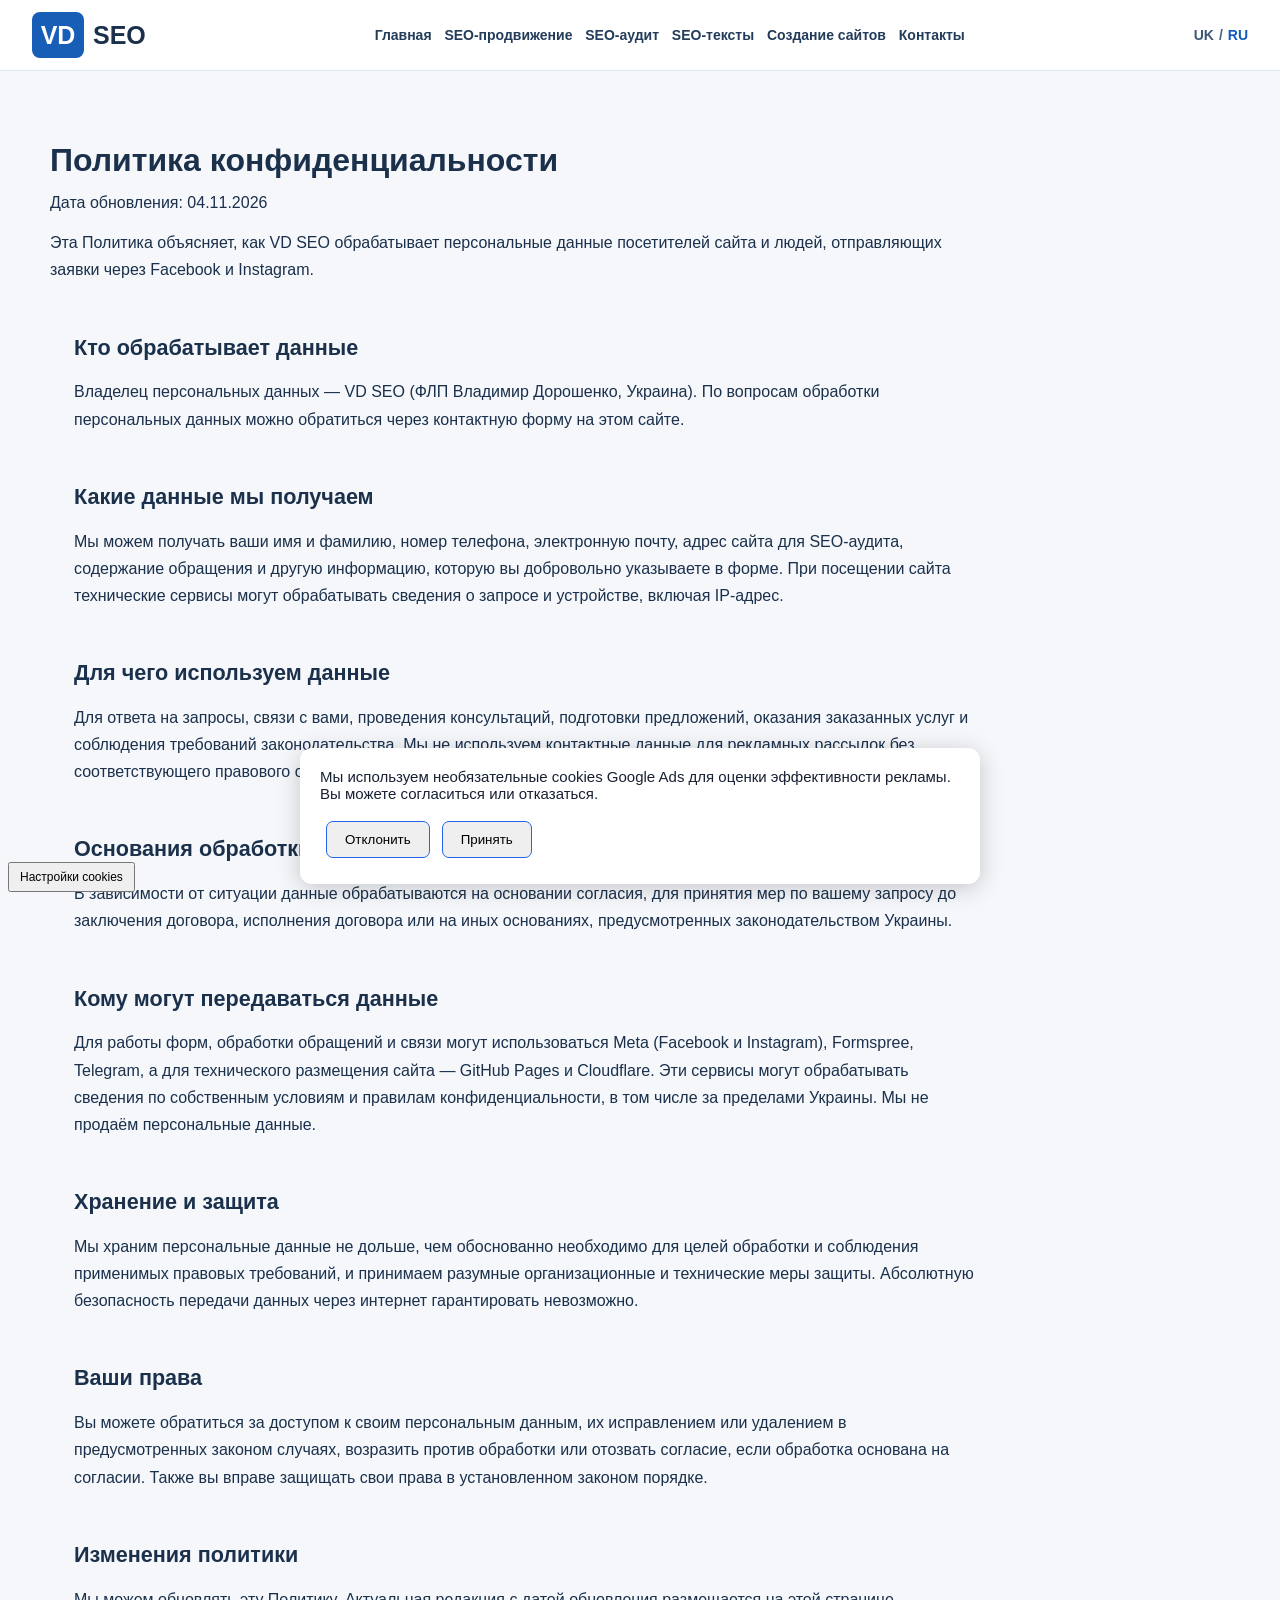
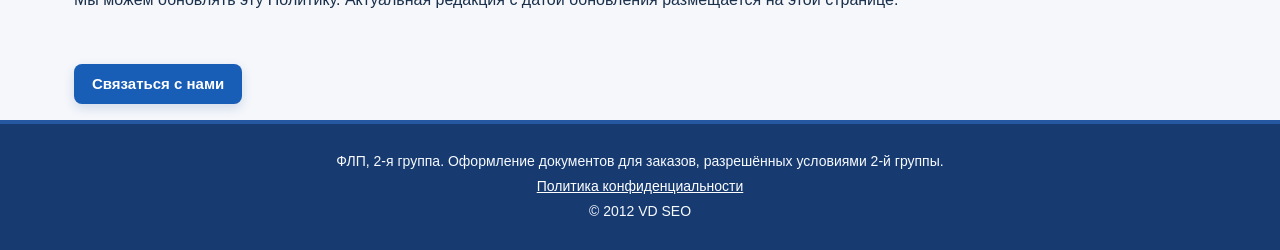
<file: ru/privacy.html>
<!doctype html>
<html lang="ru"><head><meta charset="utf-8"><meta name="viewport" content="width=device-width,initial-scale=1">
<title>Политика конфиденциальности | VD SEO</title><meta name="description" content="Информация об обработке персональных данных — VD SEO.">
<meta name="robots" content="index,follow"><link rel="canonical" href="https://vd-seo.com.ua/ru/privacy">
<link rel="alternate" hreflang="uk" href="https://vd-seo.com.ua/uk/privacy"><link rel="alternate" hreflang="ru" href="https://vd-seo.com.ua/ru/privacy"><link rel="alternate" hreflang="x-default" href="https://vd-seo.com.ua/uk/privacy">
<link rel="icon" href="../favicon.svg" type="image/svg+xml"><link rel="stylesheet" href="../style.css"><script src="../site-config.js" defer></script>
<style>.privacy-page .section{padding-top:22px;padding-bottom:16px}.privacy-page h1{margin-bottom:8px}.privacy-page h2{font-size:1.35rem}.privacy-page p{line-height:1.7;max-width:900px}.privacy-lead{padding:50px 0 16px}.privacy-lead p{max-width:900px}</style>
</head><body>
<header class="site-header"><nav class="topbar" aria-label="Navigation"><a class="brand" href="/ru/"><span class="brand-mark">VD</span> SEO</a><div class="nav-links"><a href="/ru/">Главная</a><a href="promotion">SEO-продвижение</a><a href="audit">SEO-аудит</a><a href="texts">SEO-тексты</a><a href="sites">Создание сайтов</a><a href="contact">Контакты</a></div><div class="header-tools"><div class="lang-switch"><a href="../uk/privacy" >UK</a> / <a href="../ru/privacy" aria-current="true">RU</a></div></div></nav></header>
<main class="privacy-page"><div class="wrap privacy-lead"><h1>Политика конфиденциальности</h1><p>Дата обновления: 04.11.2026</p><p>Эта Политика объясняет, как VD SEO обрабатывает персональные данные посетителей сайта и людей, отправляющих заявки через Facebook и Instagram.</p></div><section class="section"><div class="wrap"><h2>Кто обрабатывает данные</h2><p>Владелец персональных данных — VD SEO (ФЛП Владимир Дорошенко, Украина). По вопросам обработки персональных данных можно обратиться через контактную форму на этом сайте.</p></div></section>
<section class="section"><div class="wrap"><h2>Какие данные мы получаем</h2><p>Мы можем получать ваши имя и фамилию, номер телефона, электронную почту, адрес сайта для SEO-аудита, содержание обращения и другую информацию, которую вы добровольно указываете в форме. При посещении сайта технические сервисы могут обрабатывать сведения о запросе и устройстве, включая IP-адрес.</p></div></section>
<section class="section"><div class="wrap"><h2>Для чего используем данные</h2><p>Для ответа на запросы, связи с вами, проведения консультаций, подготовки предложений, оказания заказанных услуг и соблюдения требований законодательства. Мы не используем контактные данные для рекламных рассылок без соответствующего правового основания.</p></div></section>
<section class="section"><div class="wrap"><h2>Основания обработки</h2><p>В зависимости от ситуации данные обрабатываются на основании согласия, для принятия мер по вашему запросу до заключения договора, исполнения договора или на иных основаниях, предусмотренных законодательством Украины.</p></div></section>
<section class="section"><div class="wrap"><h2>Кому могут передаваться данные</h2><p>Для работы форм, обработки обращений и связи могут использоваться Meta (Facebook и Instagram), Formspree, Telegram, а для технического размещения сайта — GitHub Pages и Cloudflare. Эти сервисы могут обрабатывать сведения по собственным условиям и правилам конфиденциальности, в том числе за пределами Украины. Мы не продаём персональные данные.</p></div></section>
<section class="section"><div class="wrap"><h2>Хранение и защита</h2><p>Мы храним персональные данные не дольше, чем обоснованно необходимо для целей обработки и соблюдения применимых правовых требований, и принимаем разумные организационные и технические меры защиты. Абсолютную безопасность передачи данных через интернет гарантировать невозможно.</p></div></section>
<section class="section"><div class="wrap"><h2>Ваши права</h2><p>Вы можете обратиться за доступом к своим персональным данным, их исправлением или удалением в предусмотренных законом случаях, возразить против обработки или отозвать согласие, если обработка основана на согласии. Также вы вправе защищать свои права в установленном законом порядке.</p></div></section>
<section class="section"><div class="wrap"><h2>Изменения политики</h2><p>Мы можем обновлять эту Политику. Актуальная редакция с датой обновления размещается на этой странице.</p></div></section>
<section class="section"><div class="wrap"><a class="btn" href="contact">Связаться с нами</a></div></section></main>
<footer class="site-footer"><div class="wrap"><p>ФЛП, 2-я группа. Оформление документов для заказов, разрешённых условиями 2-й группы.</p><p><a href="privacy" aria-current="page">Политика конфиденциальности</a></p><p>© 2012 VD SEO</p></div></footer></body></html>
</file>
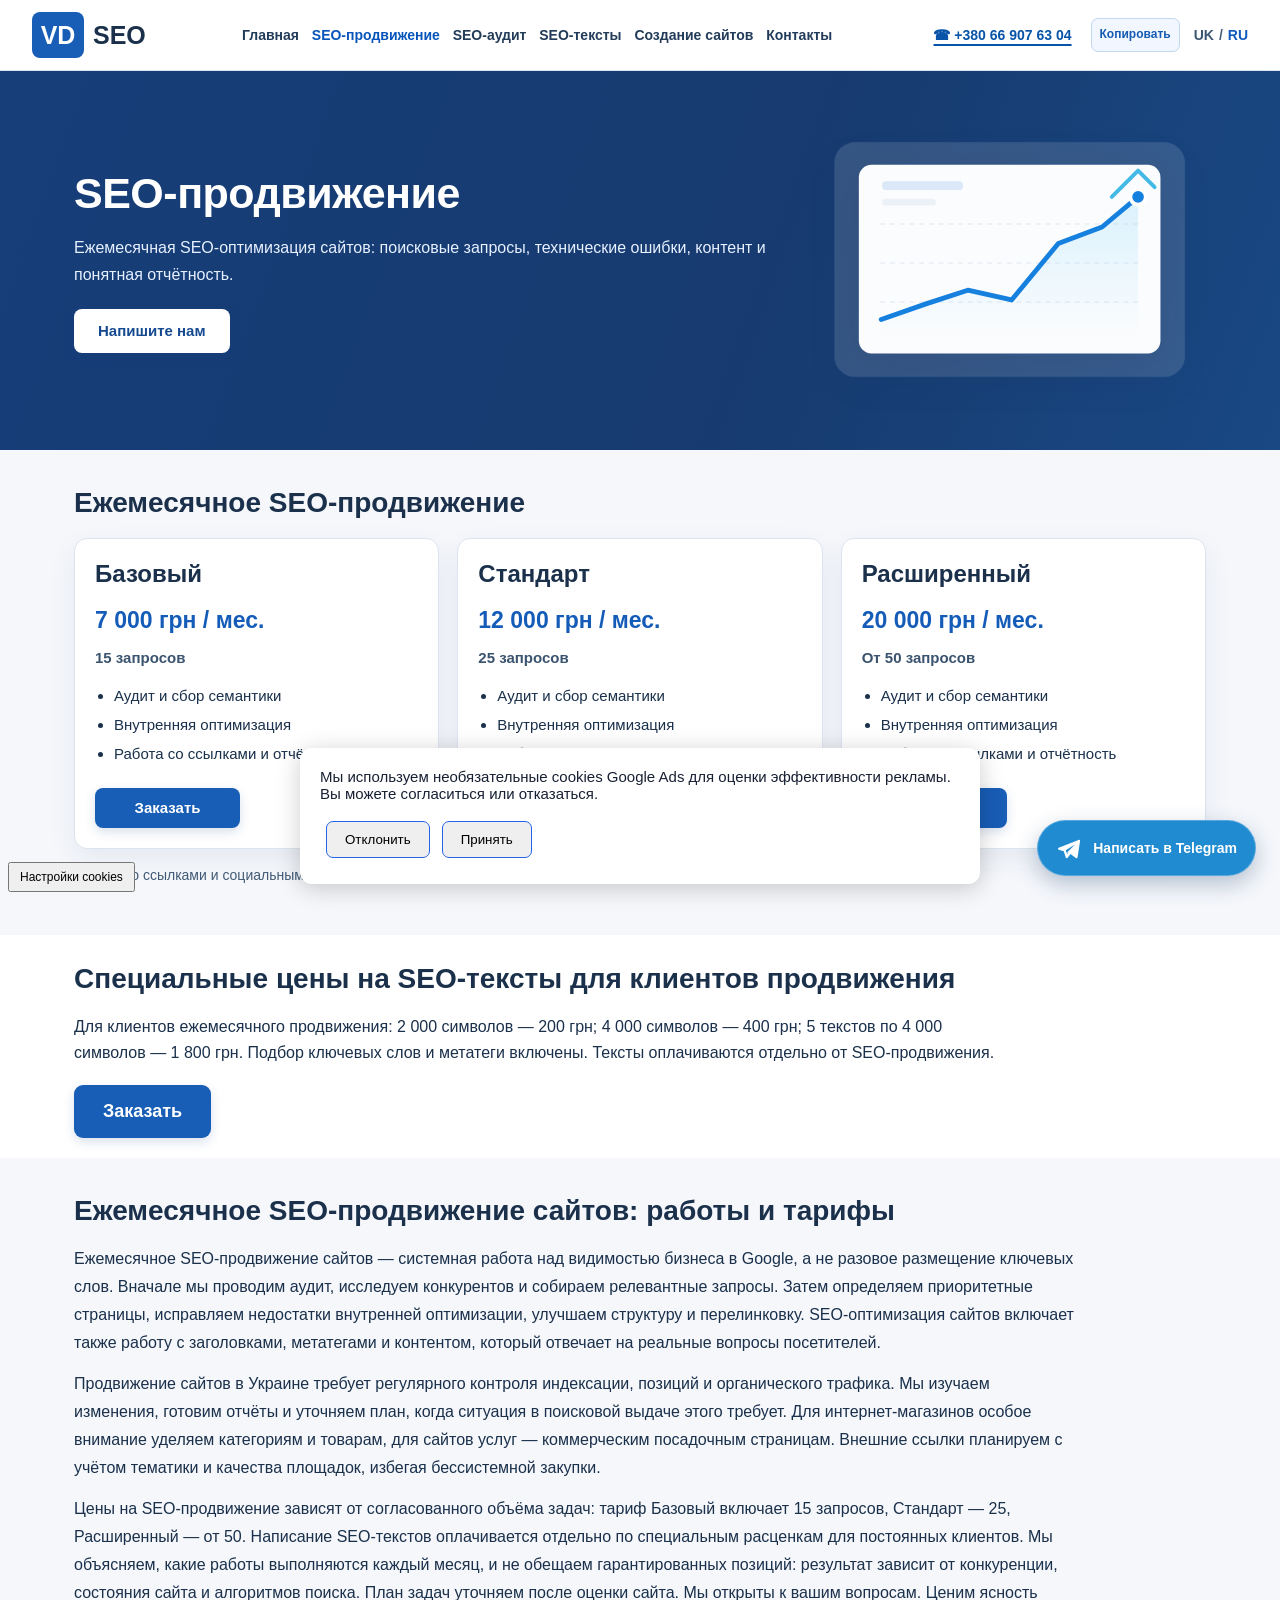
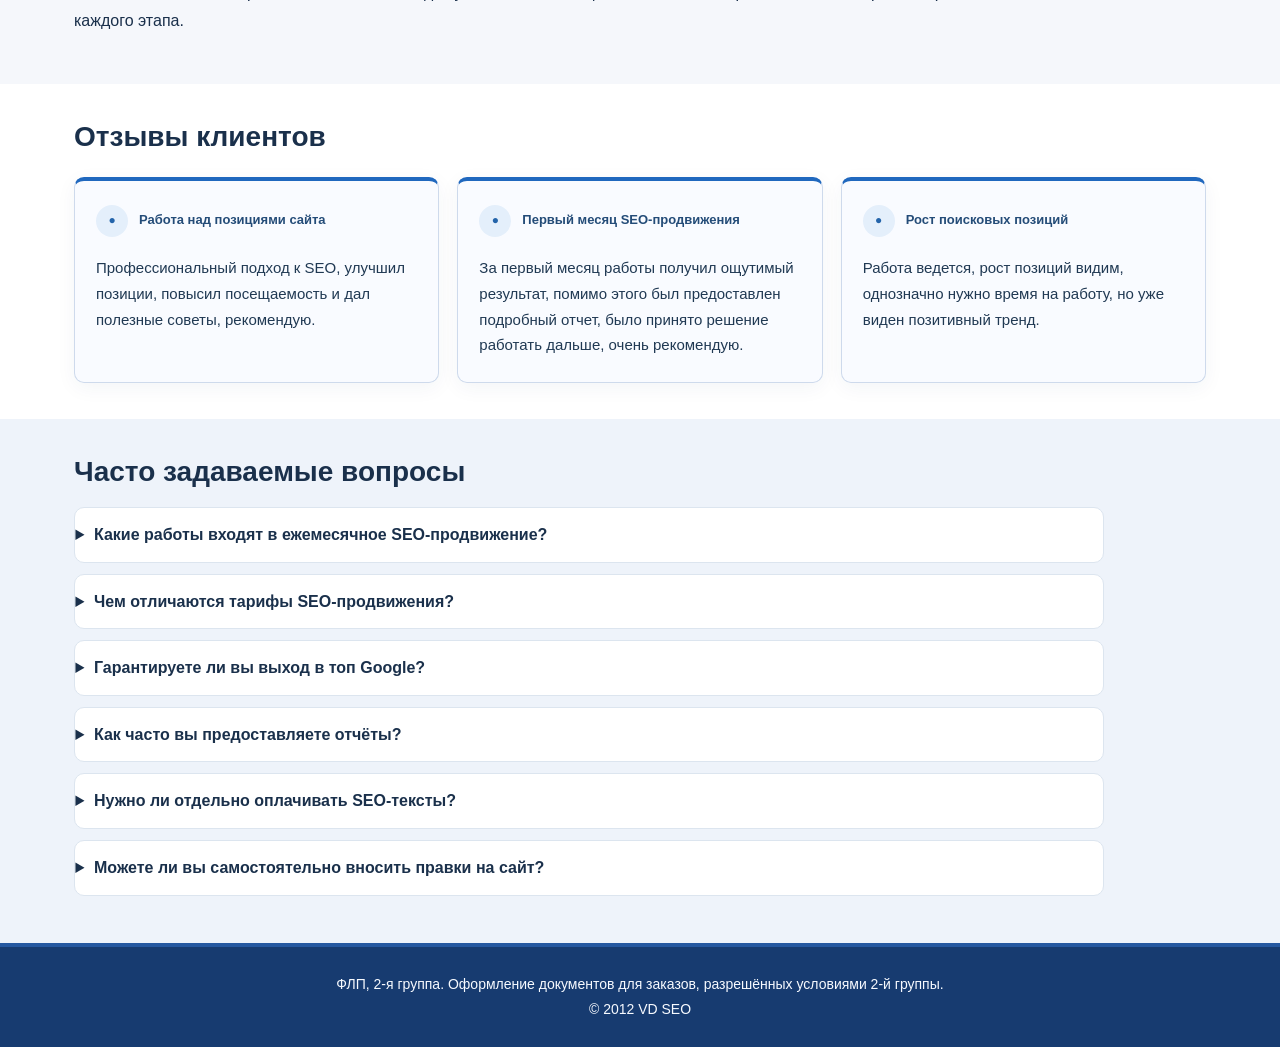
<file: ru/promotion.html>
<!doctype html><html lang="ru"><head><meta charset="utf-8"><meta name="viewport" content="width=device-width,initial-scale=1"><title>SEO-продвижение сайтов: тарифы от 7 000 грн/мес. | VD SEO</title><meta name="description" content="Ежемесячное SEO-продвижение сайтов в Украине от 7 000 грн: аудит, семантика, внутренняя оптимизация, работа со ссылками и отчётность. VD SEO"><meta name="robots" content="index,follow"><link rel="canonical" href="https://vd-seo.com.ua/ru/promotion"><link rel="alternate" hreflang="uk" href="https://vd-seo.com.ua/uk/promotion"><link rel="alternate" hreflang="ru" href="https://vd-seo.com.ua/ru/promotion"><link rel="alternate" hreflang="x-default" href="https://vd-seo.com.ua/uk/promotion"><link rel="icon" href="../favicon.svg" type="image/svg+xml"><link rel="icon" href="../favicon.ico" sizes="any"><link rel="apple-touch-icon" href="../favicon-180.png"><link rel="stylesheet" href="../style.css"><script src="../site-config.js" defer></script></head><body><header class="site-header"><nav class="topbar" aria-label="Основне меню"><a class="brand" href="/ru/" aria-label="VD SEO"><span class="brand-mark">VD</span> SEO</a><div class="nav-links"><a href="/ru/">Главная</a><a href="promotion" aria-current="page">SEO-продвижение</a><a href="audit">SEO-аудит</a><a href="texts">SEO-тексты</a><a href="sites">Создание сайтов</a><a href="contact">Контакты</a></div><div class="header-tools"><a class="header-phone" id="header-phone" href="tel:+380669076304" aria-label="Позвонить по номеру +380 66 907 63 04" title="Позвонить по номеру +380 66 907 63 04">☎ +380 66 907 63 04</a><button class="phone-copy" type="button" data-copy-phone title="Скопировать номер телефона" aria-label="Скопировать номер телефона">Копировать</button><span class="phone-copy-feedback" id="phone-copy-feedback" role="status" aria-live="polite"></span><div class="lang-switch"><a href="../uk/promotion">UK</a> / <a href="../ru/promotion" aria-current="true">RU</a></div></div></nav></header><div class="hero"><div class="wrap hero-inner"><div class="hero-copy"><h1>SEO-продвижение</h1><p>Ежемесячная SEO-оптимизация сайтов: поисковые запросы, технические ошибки, контент и понятная отчётность.</p><a class="btn btn-hero" href="contact">Напишите нам</a></div><div class="hero-art"><svg viewBox="0 0 400 290" role="img" aria-label="Умовний графік зростання відвідуваності сайту, не фактичні дані"><defs><linearGradient id="fillGraph" x1="0" x2="0" y1="0" y2="1"><stop stop-color="#7bd1ff" stop-opacity=".26"/><stop offset="1" stop-color="#7bd1ff" stop-opacity="0"/></linearGradient></defs><rect x="18" y="24" width="360" height="241" rx="21" fill="#ffffff" opacity=".13" stroke="#c8e4ff" stroke-opacity=".5"/><rect x="43" y="47" width="310" height="194" rx="13" fill="#fff" opacity=".98"/><path d="M65 188H334M65 148H334M65 108H334" stroke="#e7eef7" stroke-width="1.5" stroke-dasharray="5 5"/><path d="M66 206L112 190L155 176L200 186L248 128L293 111L330 80L330 224L66 224Z" fill="url(#fillGraph)"/><path d="M66 206L112 190L155 176L200 186L248 128L293 111L330 80" fill="none" stroke="#1680df" stroke-width="5" stroke-linecap="round" stroke-linejoin="round"/><circle cx="330" cy="80" r="8" fill="#1680df" stroke="#fff" stroke-width="4"/><path d="M303 80L330 53L347 70" fill="none" stroke="#42b9e7" stroke-width="4" stroke-linecap="round" stroke-linejoin="round"/><rect x="67" y="64" width="83" height="9" rx="4" fill="#dbe8f7"/><rect x="67" y="82" width="55" height="7" rx="3" fill="#ecf1f8"/></svg></div></div></div><main><section class="section"><div class="wrap"><h2>Ежемесячное SEO-продвижение</h2><div class="grid grid-three"><article class="card plan-card"><h3>Базовый</h3><div class="price">7 000 грн / мес.</div><p class="plan-size">15 запросов</p><ul><li>Аудит и сбор семантики</li><li>Внутренняя оптимизация</li><li>Работа со ссылками и отчётность</li></ul><a class="btn" href="contact?service=%D0%91%D0%B0%D0%B7%D0%BE%D0%B2%D1%8B%D0%B9%20%E2%80%94%207%20000%20%D0%B3%D1%80%D0%BD%20%2F%20%D0%BC%D0%B5%D1%81.">Заказать</a></article><article class="card plan-card"><h3>Стандарт</h3><div class="price">12 000 грн / мес.</div><p class="plan-size">25 запросов</p><ul><li>Аудит и сбор семантики</li><li>Внутренняя оптимизация</li><li>Работа со ссылками и отчётность</li></ul><a class="btn" href="contact?service=%D0%A1%D1%82%D0%B0%D0%BD%D0%B4%D0%B0%D1%80%D1%82%20%E2%80%94%2012%20000%20%D0%B3%D1%80%D0%BD%20%2F%20%D0%BC%D0%B5%D1%81.">Заказать</a></article><article class="card plan-card"><h3>Расширенный</h3><div class="price">20 000 грн / мес.</div><p class="plan-size">От 50 запросов</p><ul><li>Аудит и сбор семантики</li><li>Внутренняя оптимизация</li><li>Работа со ссылками и отчётность</li></ul><a class="btn" href="contact?service=%D0%A0%D0%B0%D1%81%D1%88%D0%B8%D1%80%D0%B5%D0%BD%D0%BD%D1%8B%D0%B9%20%E2%80%94%2020%20000%20%D0%B3%D1%80%D0%BD%20%2F%20%D0%BC%D0%B5%D1%81.">Заказать</a></article></div><p class="note">Работа со ссылками и социальными сигналами включается в согласованный план продвижения в зависимости от задач проекта.</p></div></section><section class="section section-special section-white"><div class="wrap"><div class="service-intro"><h2>Специальные цены на SEO-тексты для клиентов продвижения</h2><p>Для клиентов ежемесячного продвижения: 2 000 символов — 200 грн; 4 000 символов — 400 грн; 5 текстов по 4 000 символов — 1 800 грн. Подбор ключевых слов и метатеги включены. Тексты оплачиваются отдельно от SEO-продвижения.</p><div class="cta-area"><a class="btn btn-cta" href="contact">Заказать</a></div></div></div></section><section class="section" id="seo-info"><div class="wrap"><div class="seo-copy"><h2>Ежемесячное SEO-продвижение сайтов: работы и тарифы</h2><p>Ежемесячное SEO-продвижение сайтов — системная работа над видимостью бизнеса в Google, а не разовое размещение ключевых слов. Вначале мы проводим аудит, исследуем конкурентов и собираем релевантные запросы. Затем определяем приоритетные страницы, исправляем недостатки внутренней оптимизации, улучшаем структуру и перелинковку. SEO-оптимизация сайтов включает также работу с заголовками, метатегами и контентом, который отвечает на реальные вопросы посетителей.</p><p>Продвижение сайтов в Украине требует регулярного контроля индексации, позиций и органического трафика. Мы изучаем изменения, готовим отчёты и уточняем план, когда ситуация в поисковой выдаче этого требует. Для интернет-магазинов особое внимание уделяем категориям и товарам, для сайтов услуг — коммерческим посадочным страницам. Внешние ссылки планируем с учётом тематики и качества площадок, избегая бессистемной закупки.</p><p>Цены на SEO-продвижение зависят от согласованного объёма задач: тариф Базовый включает 15 запросов, Стандарт — 25, Расширенный — от 50. Написание SEO-текстов оплачивается отдельно по специальным расценкам для постоянных клиентов. Мы объясняем, какие работы выполняются каждый месяц, и не обещаем гарантированных позиций: результат зависит от конкуренции, состояния сайта и алгоритмов поиска. План задач уточняем после оценки сайта. Мы открыты к вашим вопросам. Ценим ясность каждого этапа.</p></div></div></section>
<section class="section section-reviews" id="reviews" aria-labelledby="reviews-title">
  <div class="wrap"><h2 id="reviews-title">Отзывы клиентов</h2><div class="review-grid"><article class="review-card">
          <div class="review-top"><span class="review-avatar" aria-hidden="true">●</span><span class="review-category">Работа над позициями сайта</span></div>
          <blockquote class="review-quote">Профессиональный подход к SEO, улучшил позиции, повысил посещаемость и дал полезные советы, рекомендую.</blockquote>
        </article>
<article class="review-card">
          <div class="review-top"><span class="review-avatar" aria-hidden="true">●</span><span class="review-category">Первый месяц SEO-продвижения</span></div>
          <blockquote class="review-quote">За первый месяц работы получил ощутимый результат, помимо этого был предоставлен подробный отчет, было принято решение работать дальше, очень рекомендую.</blockquote>
        </article>
<article class="review-card">
          <div class="review-top"><span class="review-avatar" aria-hidden="true">●</span><span class="review-category">Рост поисковых позиций</span></div>
          <blockquote class="review-quote">Работа ведется, рост позиций видим, однозначно нужно время на работу, но уже виден позитивный тренд.</blockquote>
        </article></div></div>
</section>
<section class="section section-alt" id="faq"><div class="wrap"><h2>Часто задаваемые вопросы</h2><div class="faq-list"><details><summary>Какие работы входят в ежемесячное SEO-продвижение?</summary><p>Аудит, подбор запросов, внутренняя оптимизация, работа со структурой, ссылками и регулярная отчётность по плану.</p></details><details><summary>Чем отличаются тарифы SEO-продвижения?</summary><p>Прежде всего количеством запросов и согласованным объёмом работ: 15, 25 или от 50 запросов.</p></details><details><summary>Гарантируете ли вы выход в топ Google?</summary><p>Нет. Позиции зависят от алгоритмов, конкуренции и состояния сайта. Мы отчитываемся о работах и динамике показателей.</p></details><details><summary>Как часто вы предоставляете отчёты?</summary><p>Выполненные задачи и результаты подводим ежемесячно.</p></details><details><summary>Нужно ли отдельно оплачивать SEO-тексты?</summary><p>Да. Для клиентов продвижения действуют специальные цены на тексты с подбором ключей и метатегами.</p></details><details><summary>Можете ли вы самостоятельно вносить правки на сайт?</summary><p>При согласованном доступе можем работать с WordPress, OpenCart, Joomla, Tilda и 1С-Битрикс.</p></details></div></div></section></main><footer class="site-footer"><div class="wrap"><p>ФЛП, 2-я группа. Оформление документов для заказов, разрешённых условиями 2-й группы.</p><p>© 2012 VD SEO</p></div></footer><!-- Floating Telegram contact link -->
<a class="telegram-float" href="https://t.me/vlabodor" target="_blank" rel="noopener noreferrer" aria-label="Связаться через Telegram" title="Связаться через Telegram"><svg class="telegram-float-icon" viewBox="0 0 24 24" fill="currentColor" aria-hidden="true" focusable="false"><path d="M21.94 4.67a1.05 1.05 0 0 0-1.14-.17L2.49 11.75a.98.98 0 0 0 .07 1.85l4.61 1.47 1.84 5.68a1.03 1.03 0 0 0 .81.71 1.01 1.01 0 0 0 .96-.39l2.62-3.45 4.9 3.61a1.03 1.03 0 0 0 1.61-.6l2.3-14.91a1.06 1.06 0 0 0-.27-1.05ZM9.03 14.17l8.51-5.47-6.83 7.02-.32 2.29-1.36-3.84Z"/></svg><span class="telegram-float-label">Написать в Telegram</span></a>
</body></html>
</file>
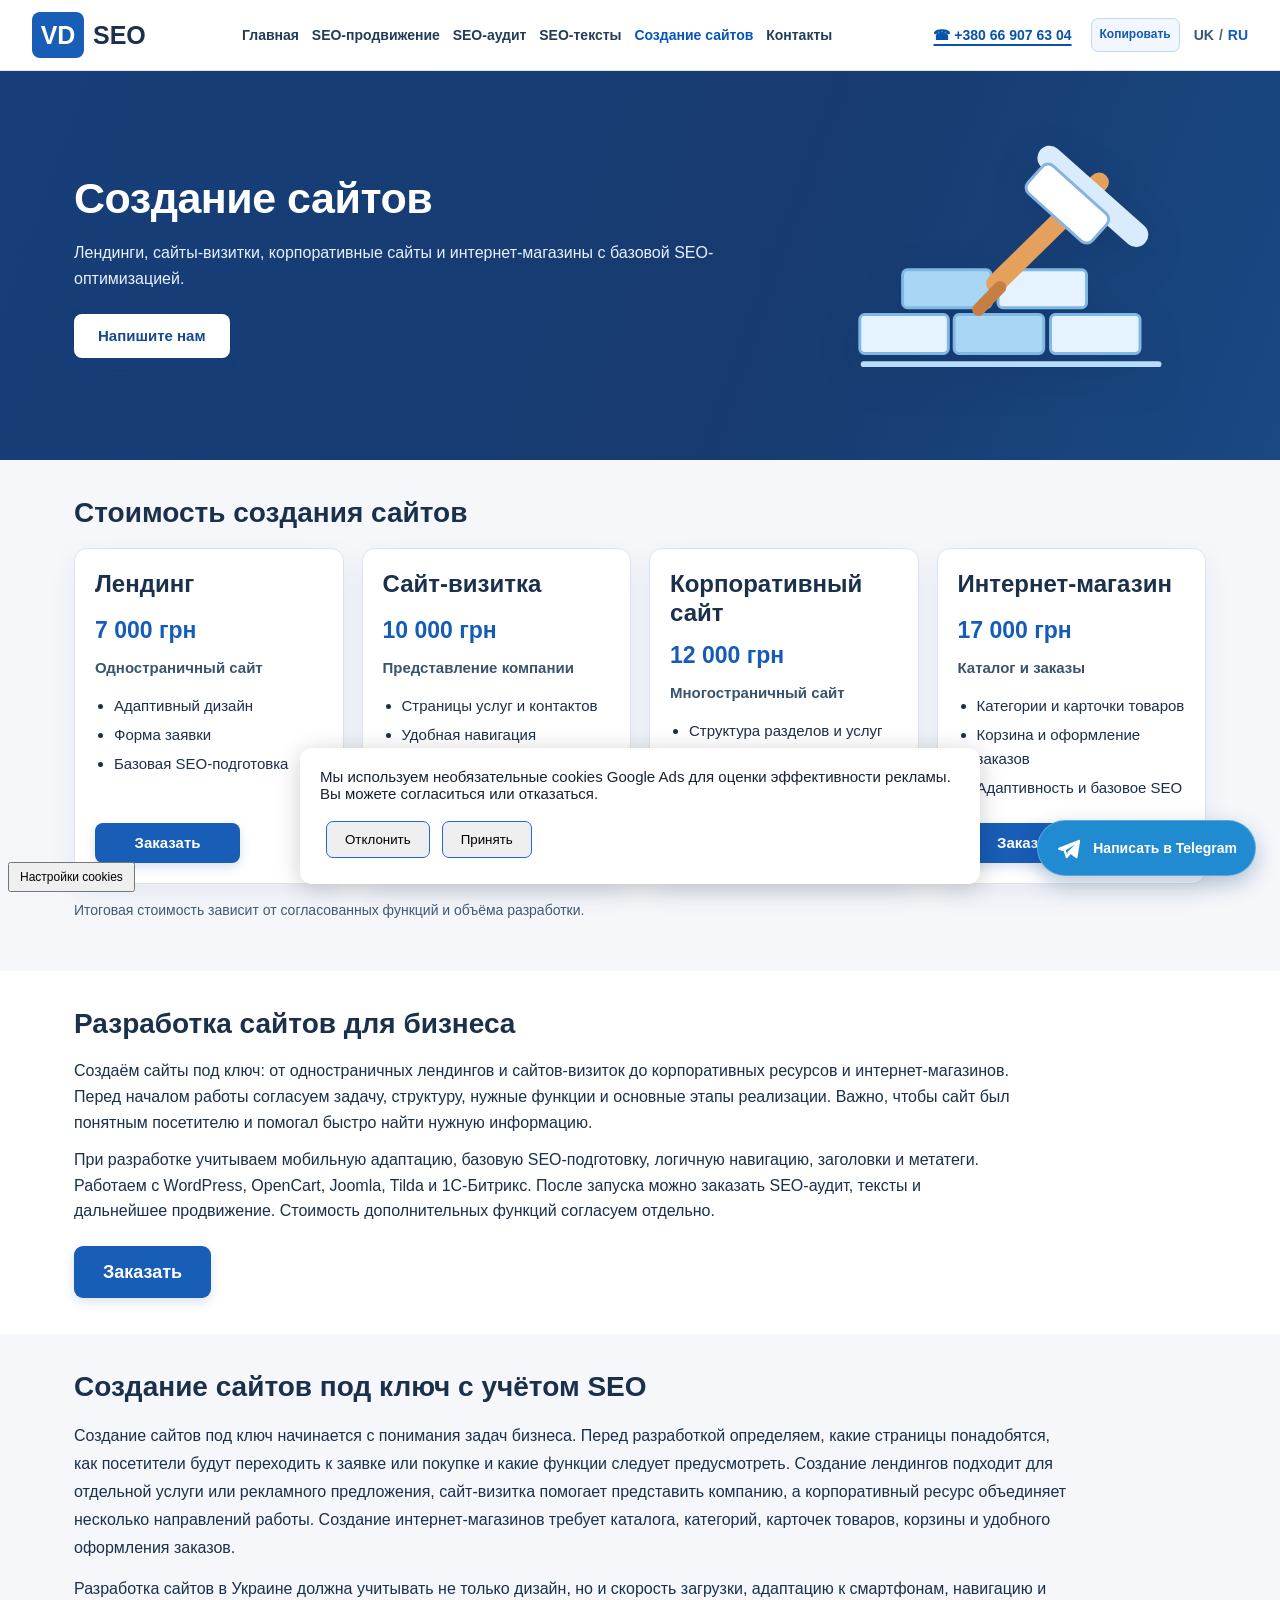
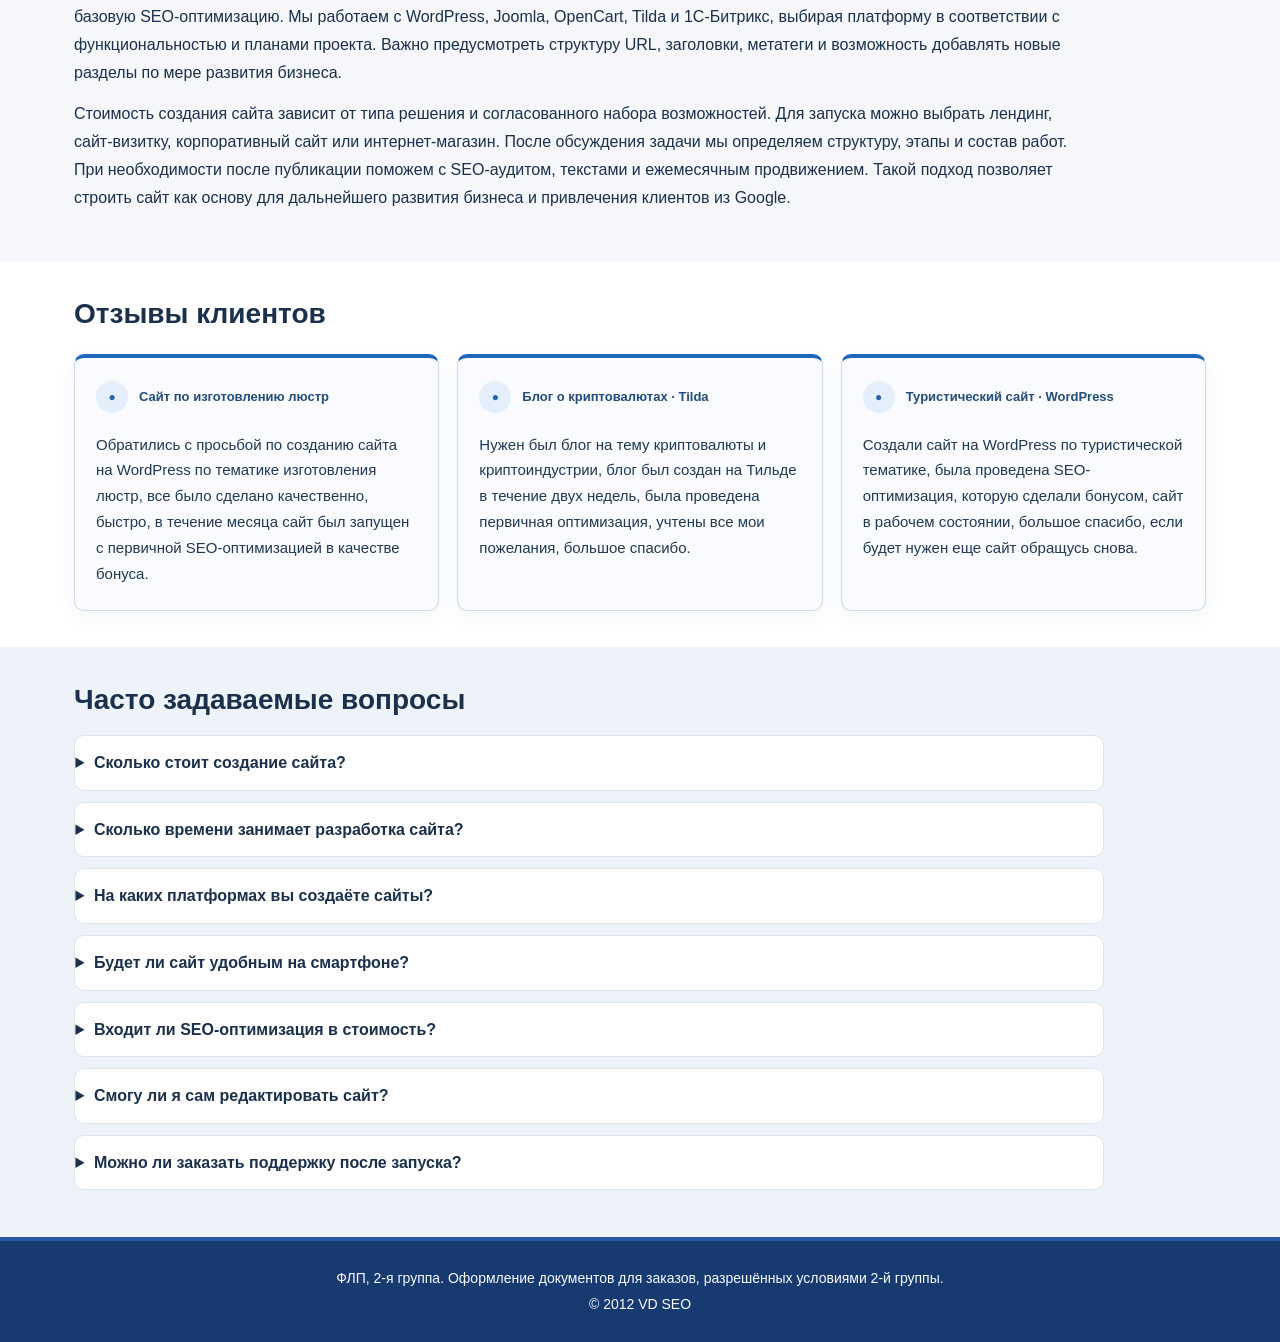
<file: ru/sites.html>
<!doctype html><html lang="ru"><head><meta charset="utf-8"><meta name="viewport" content="width=device-width,initial-scale=1"><title>Создание сайтов под ключ в Украине — от 7 000 грн | VD SEO</title><meta name="description" content="Создание сайтов под ключ в Украине: лендинги, сайты-визитки, корпоративные сайты и интернет-магазины. Адаптивный дизайн и базовая SEO-оптимизация. VD SEO"><meta name="robots" content="index,follow"><link rel="canonical" href="https://vd-seo.com.ua/ru/sites"><link rel="alternate" hreflang="uk" href="https://vd-seo.com.ua/uk/sites"><link rel="alternate" hreflang="ru" href="https://vd-seo.com.ua/ru/sites"><link rel="alternate" hreflang="x-default" href="https://vd-seo.com.ua/uk/sites"><link rel="icon" href="../favicon.svg" type="image/svg+xml"><link rel="icon" href="../favicon.ico" sizes="any"><link rel="apple-touch-icon" href="../favicon-180.png"><link rel="stylesheet" href="../style.css"><script src="../site-config.js" defer></script></head><body><header class="site-header"><nav class="topbar" aria-label="Основне меню"><a class="brand" href="/ru/" aria-label="VD SEO"><span class="brand-mark">VD</span> SEO</a><div class="nav-links"><a href="/ru/">Главная</a><a href="promotion">SEO-продвижение</a><a href="audit">SEO-аудит</a><a href="texts">SEO-тексты</a><a href="sites" aria-current="page">Создание сайтов</a><a href="contact">Контакты</a></div><div class="header-tools"><a class="header-phone" id="header-phone" href="tel:+380669076304" aria-label="Позвонить по номеру +380 66 907 63 04" title="Позвонить по номеру +380 66 907 63 04">☎ +380 66 907 63 04</a><button class="phone-copy" type="button" data-copy-phone title="Скопировать номер телефона" aria-label="Скопировать номер телефона">Копировать</button><span class="phone-copy-feedback" id="phone-copy-feedback" role="status" aria-live="polite"></span><div class="lang-switch"><a href="../uk/sites">UK</a> / <a href="../ru/sites" aria-current="true">RU</a></div></div></nav></header><div class="hero"><div class="wrap hero-inner"><div class="hero-copy"><h1>Создание сайтов</h1><p>Лендинги, сайты-визитки, корпоративные сайты и интернет-магазины с базовой SEO-оптимизацией.</p><a class="btn btn-hero" href="contact">Напишите нам</a></div><div class="hero-art"><svg viewBox="0 0 400 300" role="img" aria-label="Стилізовані молоток і цегла, символ створення сайту"><rect x="44" y="201" width="91" height="40" rx="5" fill="#e5f2ff" stroke="#80b8e5" stroke-width="3"/><rect x="141" y="201" width="92" height="40" rx="5" fill="#a9d6f4" stroke="#80b8e5" stroke-width="3"/><rect x="240" y="201" width="92" height="40" rx="5" fill="#e5f2ff" stroke="#80b8e5" stroke-width="3"/><rect x="88" y="155" width="91" height="39" rx="5" fill="#aad6f5" stroke="#80b8e5" stroke-width="3"/><rect x="186" y="155" width="91" height="39" rx="5" fill="#e5f2ff" stroke="#80b8e5" stroke-width="3"/><path d="M290 65L184 169" stroke="#e5a15b" stroke-width="20" stroke-linecap="round"/><path d="M239 40L328 119" stroke="#d9ecfd" stroke-width="25" stroke-linecap="round"/><rect x="237" y="43" width="89" height="38" rx="8" transform="rotate(42 237 43)" fill="#ffffff" stroke="#87b4df" stroke-width="3"/><path d="M188 173L166 196" stroke="#c67e42" stroke-width="13" stroke-linecap="round"/><path d="M48 252H351" stroke="#b8dcfa" stroke-width="6" stroke-linecap="round"/></svg></div></div></div><main><section class="section"><div class="wrap"><h2>Стоимость создания сайтов</h2><div class="grid grid-four"><article class="card plan-card"><h3>Лендинг</h3><div class="price">7 000 грн</div><p class="plan-size">Одностраничный сайт</p><ul><li>Адаптивный дизайн</li><li>Форма заявки</li><li>Базовая SEO-подготовка</li></ul><a class="btn" href="contact?service=%D0%9B%D0%B5%D0%BD%D0%B4%D0%B8%D0%BD%D0%B3%20%E2%80%94%207%20000%20%D0%B3%D1%80%D0%BD">Заказать</a></article><article class="card plan-card"><h3>Сайт-визитка</h3><div class="price">10 000 грн</div><p class="plan-size">Представление компании</p><ul><li>Страницы услуг и контактов</li><li>Удобная навигация</li><li>Адаптивность и базовое SEO</li></ul><a class="btn" href="contact?service=%D0%A1%D0%B0%D0%B9%D1%82-%D0%B2%D0%B8%D0%B7%D0%B8%D1%82%D0%BA%D0%B0%20%E2%80%94%2010%20000%20%D0%B3%D1%80%D0%BD">Заказать</a></article><article class="card plan-card"><h3>Корпоративный сайт</h3><div class="price">12 000 грн</div><p class="plan-size">Многостраничный сайт</p><ul><li>Структура разделов и услуг</li><li>Управление контентом</li><li>Адаптивность и базовое SEO</li></ul><a class="btn" href="contact?service=%D0%9A%D0%BE%D1%80%D0%BF%D0%BE%D1%80%D0%B0%D1%82%D0%B8%D0%B2%D0%BD%D1%8B%D0%B9%20%D1%81%D0%B0%D0%B9%D1%82%20%E2%80%94%2012%20000%20%D0%B3%D1%80%D0%BD">Заказать</a></article><article class="card plan-card"><h3>Интернет-магазин</h3><div class="price">17 000 грн</div><p class="plan-size">Каталог и заказы</p><ul><li>Категории и карточки товаров</li><li>Корзина и оформление заказов</li><li>Адаптивность и базовое SEO</li></ul><a class="btn" href="contact?service=%D0%98%D0%BD%D1%82%D0%B5%D1%80%D0%BD%D0%B5%D1%82-%D0%BC%D0%B0%D0%B3%D0%B0%D0%B7%D0%B8%D0%BD%20%E2%80%94%2017%20000%20%D0%B3%D1%80%D0%BD">Заказать</a></article></div><p class="note">Итоговая стоимость зависит от согласованных функций и объёма разработки.</p></div></section><section class="section section-white text-with-cta"><div class="wrap"><div class="service-intro"><h2>Разработка сайтов для бизнеса</h2><p>Создаём сайты под ключ: от одностраничных лендингов и сайтов-визиток до корпоративных ресурсов и интернет-магазинов. Перед началом работы согласуем задачу, структуру, нужные функции и основные этапы реализации. Важно, чтобы сайт был понятным посетителю и помогал быстро найти нужную информацию.</p><p>При разработке учитываем мобильную адаптацию, базовую SEO-подготовку, логичную навигацию, заголовки и метатеги. Работаем с WordPress, OpenCart, Joomla, Tilda и 1С-Битрикс. После запуска можно заказать SEO-аудит, тексты и дальнейшее продвижение. Стоимость дополнительных функций согласуем отдельно.</p><div class="cta-area"><a class="btn btn-cta" href="contact">Заказать</a></div></div></div></section><section class="section" id="seo-info"><div class="wrap"><div class="seo-copy"><h2>Создание сайтов под ключ с учётом SEO</h2><p>Создание сайтов под ключ начинается с понимания задач бизнеса. Перед разработкой определяем, какие страницы понадобятся, как посетители будут переходить к заявке или покупке и какие функции следует предусмотреть. Создание лендингов подходит для отдельной услуги или рекламного предложения, сайт-визитка помогает представить компанию, а корпоративный ресурс объединяет несколько направлений работы. Создание интернет-магазинов требует каталога, категорий, карточек товаров, корзины и удобного оформления заказов.</p><p>Разработка сайтов в Украине должна учитывать не только дизайн, но и скорость загрузки, адаптацию к смартфонам, навигацию и базовую SEO-оптимизацию. Мы работаем с WordPress, Joomla, OpenCart, Tilda и 1С-Битрикс, выбирая платформу в соответствии с функциональностью и планами проекта. Важно предусмотреть структуру URL, заголовки, метатеги и возможность добавлять новые разделы по мере развития бизнеса.</p><p>Стоимость создания сайта зависит от типа решения и согласованного набора возможностей. Для запуска можно выбрать лендинг, сайт-визитку, корпоративный сайт или интернет-магазин. После обсуждения задачи мы определяем структуру, этапы и состав работ. При необходимости после публикации поможем с SEO-аудитом, текстами и ежемесячным продвижением. Такой подход позволяет строить сайт как основу для дальнейшего развития бизнеса и привлечения клиентов из Google.</p></div></div></section>
<section class="section section-reviews" id="reviews" aria-labelledby="reviews-title">
  <div class="wrap"><h2 id="reviews-title">Отзывы клиентов</h2><div class="review-grid"><article class="review-card">
          <div class="review-top"><span class="review-avatar" aria-hidden="true">●</span><span class="review-category">Сайт по изготовлению люстр</span></div>
          <blockquote class="review-quote">Обратились с просьбой по созданию сайта на WordPress по тематике изготовления люстр, все было сделано качественно, быстро, в течение месяца сайт был запущен с первичной SEO-оптимизацией в качестве бонуса.</blockquote>
        </article>
<article class="review-card">
          <div class="review-top"><span class="review-avatar" aria-hidden="true">●</span><span class="review-category">Блог о криптовалютах · Tilda</span></div>
          <blockquote class="review-quote">Нужен был блог на тему криптовалюты и криптоиндустрии, блог был создан на Тильде в течение двух недель, была проведена первичная оптимизация, учтены все мои пожелания, большое спасибо.</blockquote>
        </article>
<article class="review-card">
          <div class="review-top"><span class="review-avatar" aria-hidden="true">●</span><span class="review-category">Туристический сайт · WordPress</span></div>
          <blockquote class="review-quote">Создали сайт на WordPress по туристической тематике, была проведена SEO-оптимизация, которую сделали бонусом, сайт в рабочем состоянии, большое спасибо, если будет нужен еще сайт обращусь снова.</blockquote>
        </article></div></div>
</section>
<section class="section section-alt" id="faq"><div class="wrap"><h2>Часто задаваемые вопросы</h2><div class="faq-list"><details><summary>Сколько стоит создание сайта?</summary><p>Лендинг — от 7 000 грн, сайт-визитка — от 10 000 грн, корпоративный сайт — от 12 000 грн, интернет-магазин — от 17 000 грн.</p></details><details><summary>Сколько времени занимает разработка сайта?</summary><p>Срок зависит от количества страниц, готовности материалов и нужных функций. Его согласуем до начала работ.</p></details><details><summary>На каких платформах вы создаёте сайты?</summary><p>WordPress, Joomla, OpenCart, Tilda и 1С-Битрикс — платформу выбираем по задачам проекта.</p></details><details><summary>Будет ли сайт удобным на смартфоне?</summary><p>Да. Адаптивное отображение на мобильных устройствах предусмотрено во всех пакетах.</p></details><details><summary>Входит ли SEO-оптимизация в стоимость?</summary><p>Базовая SEO-подготовка входит. Комплексное ежемесячное продвижение заказывается отдельно.</p></details><details><summary>Смогу ли я сам редактировать сайт?</summary><p>Да. На подходящей CMS контентом можно управлять через административную панель.</p></details><details><summary>Можно ли заказать поддержку после запуска?</summary><p>Да, после запуска можно отдельно согласовать технические задачи, SEO-аудит, тексты или продвижение.</p></details></div></div></section></main><footer class="site-footer"><div class="wrap"><p>ФЛП, 2-я группа. Оформление документов для заказов, разрешённых условиями 2-й группы.</p><p>© 2012 VD SEO</p></div></footer><!-- Floating Telegram contact link -->
<a class="telegram-float" href="https://t.me/vlabodor" target="_blank" rel="noopener noreferrer" aria-label="Связаться через Telegram" title="Связаться через Telegram"><svg class="telegram-float-icon" viewBox="0 0 24 24" fill="currentColor" aria-hidden="true" focusable="false"><path d="M21.94 4.67a1.05 1.05 0 0 0-1.14-.17L2.49 11.75a.98.98 0 0 0 .07 1.85l4.61 1.47 1.84 5.68a1.03 1.03 0 0 0 .81.71 1.01 1.01 0 0 0 .96-.39l2.62-3.45 4.9 3.61a1.03 1.03 0 0 0 1.61-.6l2.3-14.91a1.06 1.06 0 0 0-.27-1.05ZM9.03 14.17l8.51-5.47-6.83 7.02-.32 2.29-1.36-3.84Z"/></svg><span class="telegram-float-label">Написать в Telegram</span></a>
</body></html>
</file>
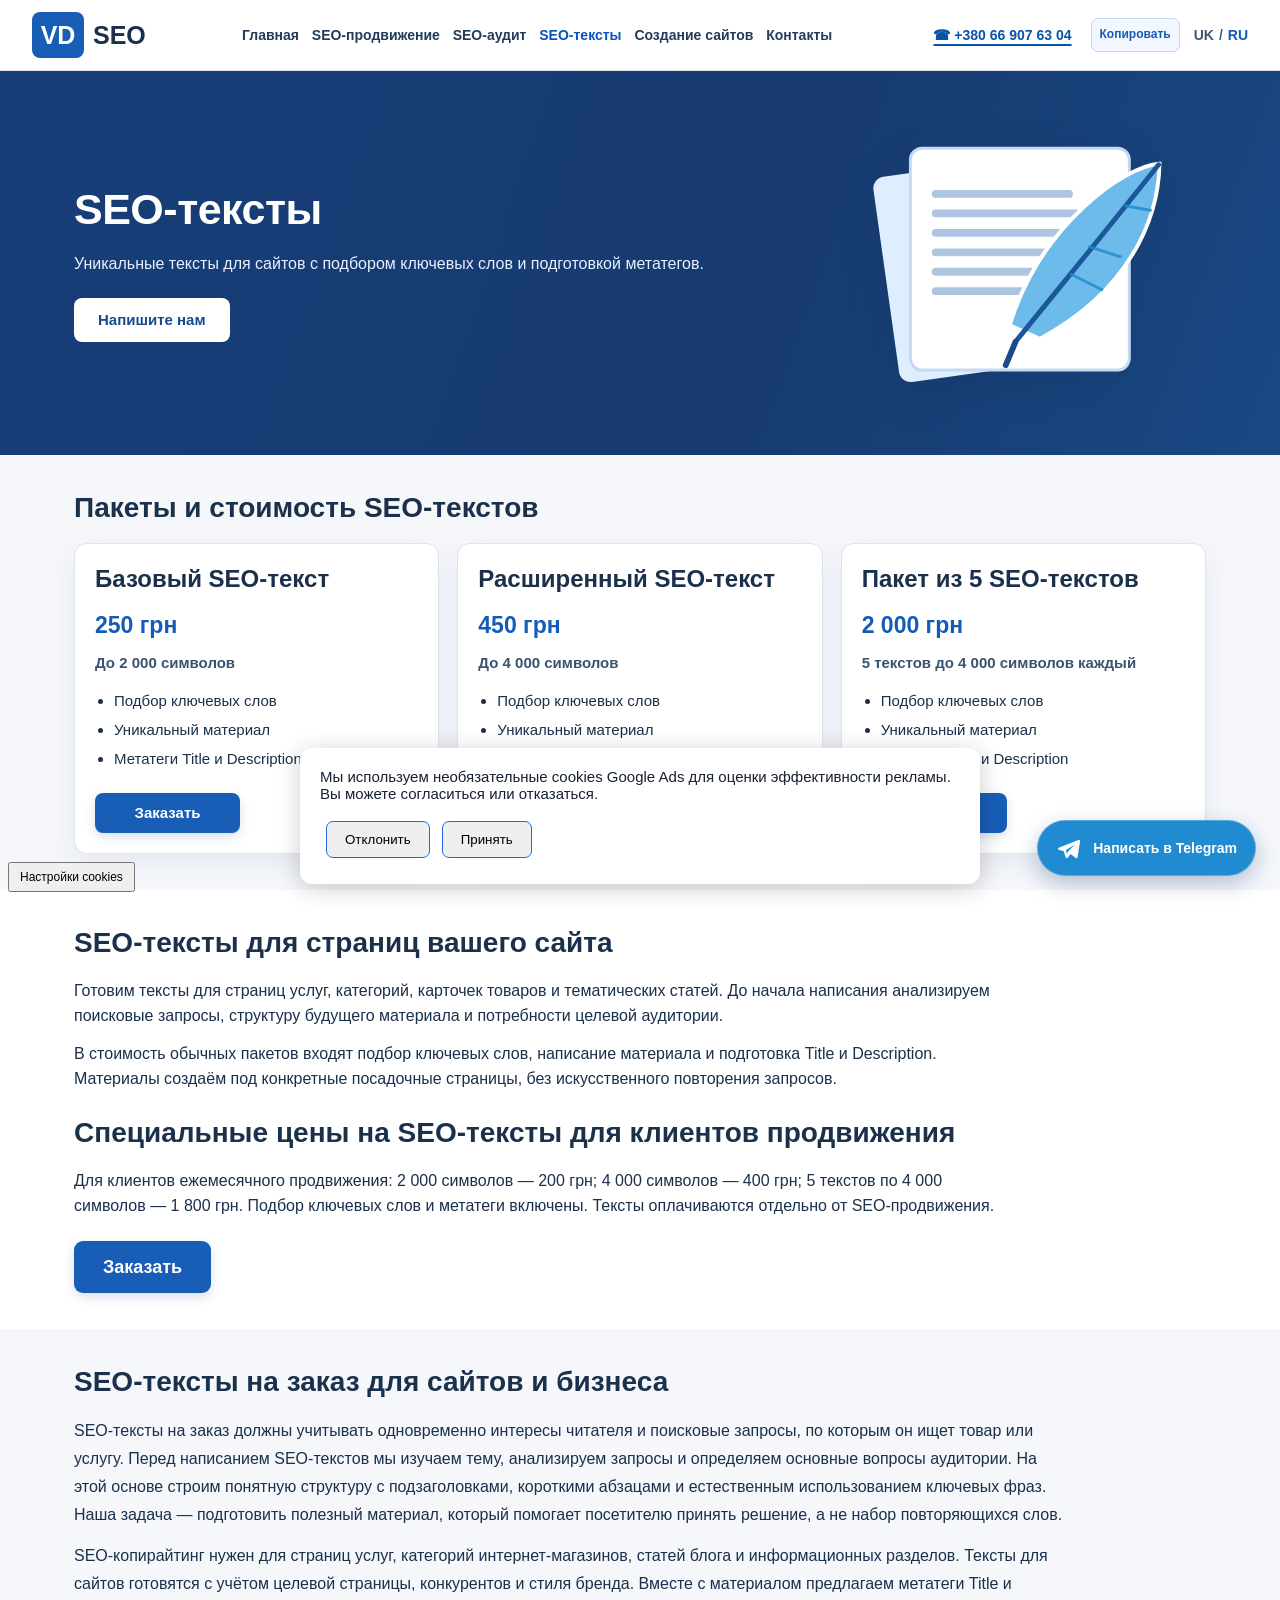
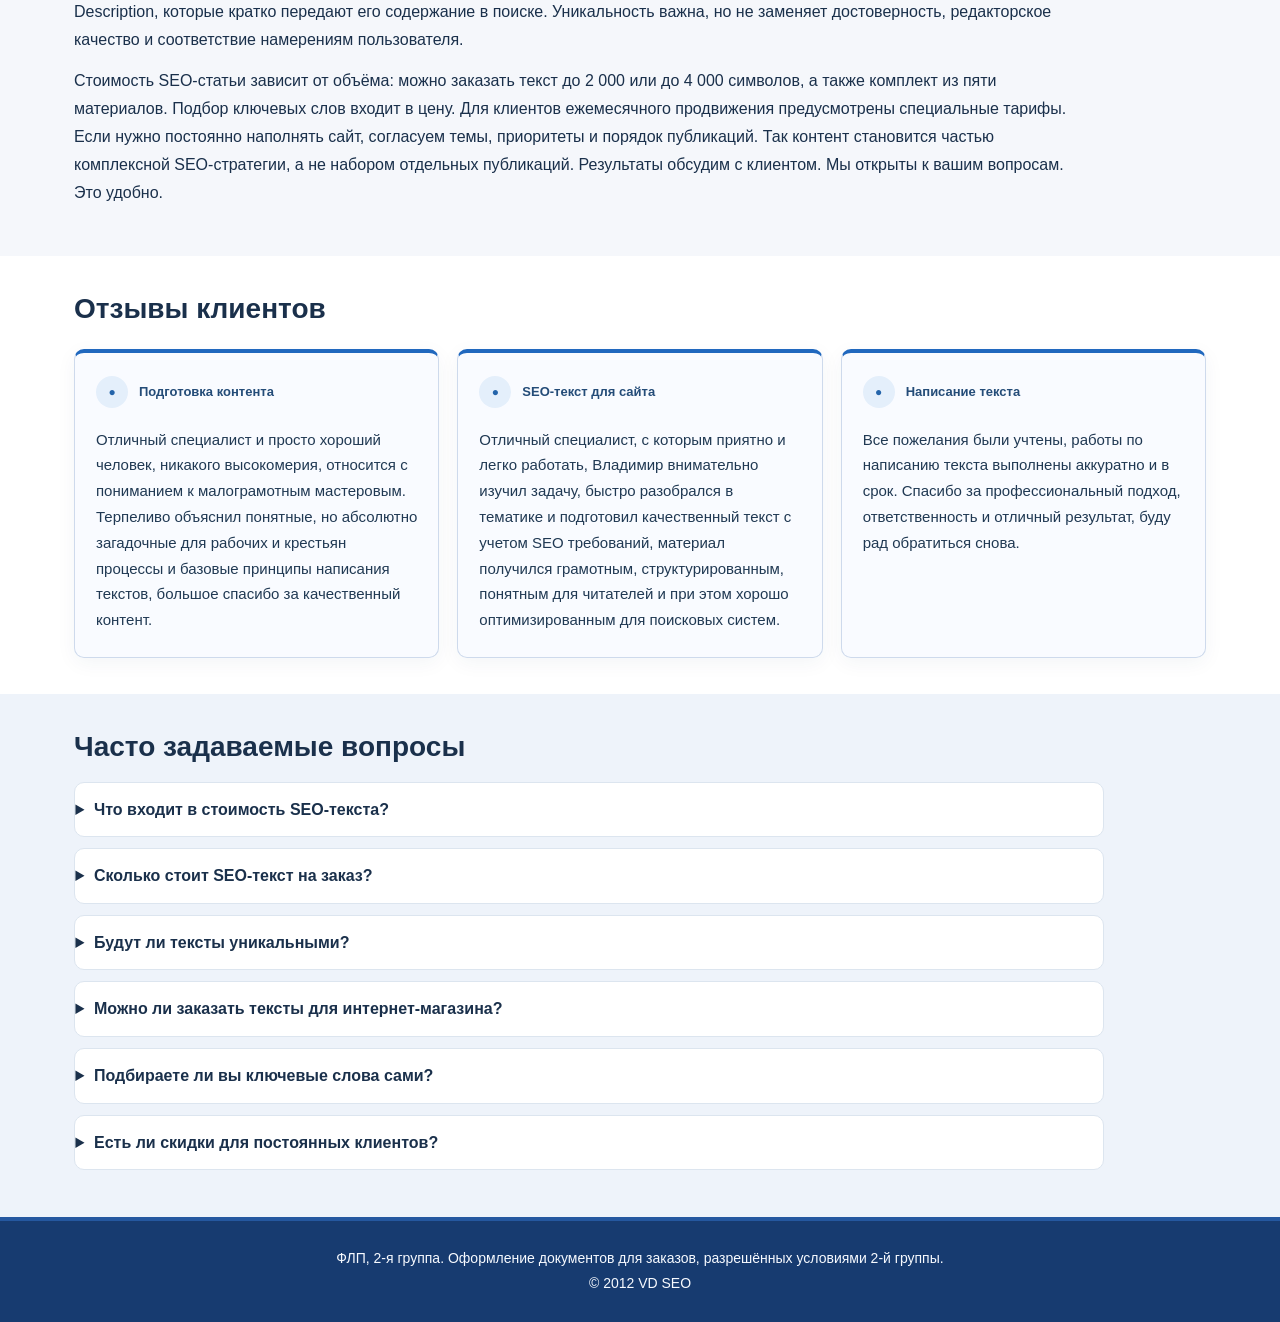
<file: ru/texts.html>
<!doctype html><html lang="ru"><head><meta charset="utf-8"><meta name="viewport" content="width=device-width,initial-scale=1"><title>SEO-тексты на заказ в Украине — от 250 грн | VD SEO</title><meta name="description" content="Закажите уникальные SEO-тексты для сайтов и интернет-магазинов: подбор ключевых слов, написание контента, Title и Description. Цены от 250 грн. VD SEO"><meta name="robots" content="index,follow"><link rel="canonical" href="https://vd-seo.com.ua/ru/texts"><link rel="alternate" hreflang="uk" href="https://vd-seo.com.ua/uk/texts"><link rel="alternate" hreflang="ru" href="https://vd-seo.com.ua/ru/texts"><link rel="alternate" hreflang="x-default" href="https://vd-seo.com.ua/uk/texts"><link rel="icon" href="../favicon.svg" type="image/svg+xml"><link rel="icon" href="../favicon.ico" sizes="any"><link rel="apple-touch-icon" href="../favicon-180.png"><link rel="stylesheet" href="../style.css"><script src="../site-config.js" defer></script></head><body><header class="site-header"><nav class="topbar" aria-label="Основне меню"><a class="brand" href="/ru/" aria-label="VD SEO"><span class="brand-mark">VD</span> SEO</a><div class="nav-links"><a href="/ru/">Главная</a><a href="promotion">SEO-продвижение</a><a href="audit">SEO-аудит</a><a href="texts" aria-current="page">SEO-тексты</a><a href="sites">Создание сайтов</a><a href="contact">Контакты</a></div><div class="header-tools"><a class="header-phone" id="header-phone" href="tel:+380669076304" aria-label="Позвонить по номеру +380 66 907 63 04" title="Позвонить по номеру +380 66 907 63 04">☎ +380 66 907 63 04</a><button class="phone-copy" type="button" data-copy-phone title="Скопировать номер телефона" aria-label="Скопировать номер телефона">Копировать</button><span class="phone-copy-feedback" id="phone-copy-feedback" role="status" aria-live="polite"></span><div class="lang-switch"><a href="../uk/texts">UK</a> / <a href="../ru/texts" aria-current="true">RU</a></div></div></nav></header><div class="hero"><div class="wrap hero-inner"><div class="hero-copy"><h1>SEO-тексты</h1><p>Уникальные тексты для сайтов с подбором ключевых слов и подготовкой метатегов.</p><a class="btn btn-hero" href="contact">Напишите нам</a></div><div class="hero-art"><svg viewBox="0 0 400 295" role="img" aria-label="Ілюстрація пера та аркуша паперу"><rect x="70" y="44" width="227" height="213" rx="12" fill="#dfeeff" transform="rotate(-8 185 150)"/><rect x="96" y="30" width="225" height="228" rx="12" fill="#fff" stroke="#c4daf2" stroke-width="3"/><path d="M122 77H259M122 97H275M122 117H253M122 137H272M122 157H239M122 177H257" stroke="#aec5e2" stroke-width="8" stroke-linecap="round"/><path d="M198 212C230 108 317 48 352 46C351 104 320 177 229 226Z" fill="#6cbbea" stroke="#fff" stroke-width="4"/><path d="M204 229C264 155 297 115 351 47" fill="none" stroke="#1a5899" stroke-width="5" stroke-linecap="round"/><path d="M204 229L194 253" stroke="#194d8a" stroke-width="6" stroke-linecap="round"/><path d="M316 89L344 94M279 131L313 142M260 159L294 176" stroke="#2388ce" stroke-width="3" opacity=".8"/></svg></div></div></div><main><section class="section"><div class="wrap"><h2>Пакеты и стоимость SEO-текстов</h2><div class="grid grid-three"><article class="card plan-card"><h3>Базовый SEO-текст</h3><div class="price">250 грн</div><p class="plan-size">До 2 000 символов</p><ul><li>Подбор ключевых слов</li><li>Уникальный материал</li><li>Метатеги Title и Description</li></ul><a class="btn" href="contact?service=%D0%91%D0%B0%D0%B7%D0%BE%D0%B2%D1%8B%D0%B9%20SEO-%D1%82%D0%B5%D0%BA%D1%81%D1%82%20%E2%80%94%20250%20%D0%B3%D1%80%D0%BD">Заказать</a></article><article class="card plan-card"><h3>Расширенный SEO-текст</h3><div class="price">450 грн</div><p class="plan-size">До 4 000 символов</p><ul><li>Подбор ключевых слов</li><li>Уникальный материал</li><li>Метатеги Title и Description</li></ul><a class="btn" href="contact?service=%D0%A0%D0%B0%D1%81%D1%88%D0%B8%D1%80%D0%B5%D0%BD%D0%BD%D1%8B%D0%B9%20SEO-%D1%82%D0%B5%D0%BA%D1%81%D1%82%20%E2%80%94%20450%20%D0%B3%D1%80%D0%BD">Заказать</a></article><article class="card plan-card"><h3>Пакет из 5 SEO-текстов</h3><div class="price">2 000 грн</div><p class="plan-size">5 текстов до 4 000 символов каждый</p><ul><li>Подбор ключевых слов</li><li>Уникальный материал</li><li>Метатеги Title и Description</li></ul><a class="btn" href="contact?service=%D0%9F%D0%B0%D0%BA%D0%B5%D1%82%20%D0%B8%D0%B7%205%20SEO-%D1%82%D0%B5%D0%BA%D1%81%D1%82%D0%BE%D0%B2%20%E2%80%94%202%20000%20%D0%B3%D1%80%D0%BD">Заказать</a></article></div></div></section><section class="section section-white text-with-cta"><div class="wrap"><div class="service-intro"><h2>SEO-тексты для страниц вашего сайта</h2><p>Готовим тексты для страниц услуг, категорий, карточек товаров и тематических статей. До начала написания анализируем поисковые запросы, структуру будущего материала и потребности целевой аудитории.</p><p>В стоимость обычных пакетов входят подбор ключевых слов, написание материала и подготовка Title и Description. Материалы создаём под конкретные посадочные страницы, без искусственного повторения запросов.</p><h2 style="margin-top:24px">Специальные цены на SEO-тексты для клиентов продвижения</h2><p>Для клиентов ежемесячного продвижения: 2 000 символов — 200 грн; 4 000 символов — 400 грн; 5 текстов по 4 000 символов — 1 800 грн. Подбор ключевых слов и метатеги включены. Тексты оплачиваются отдельно от SEO-продвижения.</p><div class="cta-area"><a class="btn btn-cta" href="contact">Заказать</a></div></div></div></section><section class="section" id="seo-info"><div class="wrap"><div class="seo-copy"><h2>SEO-тексты на заказ для сайтов и бизнеса</h2><p>SEO-тексты на заказ должны учитывать одновременно интересы читателя и поисковые запросы, по которым он ищет товар или услугу. Перед написанием SEO-текстов мы изучаем тему, анализируем запросы и определяем основные вопросы аудитории. На этой основе строим понятную структуру с подзаголовками, короткими абзацами и естественным использованием ключевых фраз. Наша задача — подготовить полезный материал, который помогает посетителю принять решение, а не набор повторяющихся слов.</p><p>SEO-копирайтинг нужен для страниц услуг, категорий интернет-магазинов, статей блога и информационных разделов. Тексты для сайтов готовятся с учётом целевой страницы, конкурентов и стиля бренда. Вместе с материалом предлагаем метатеги Title и Description, которые кратко передают его содержание в поиске. Уникальность важна, но не заменяет достоверность, редакторское качество и соответствие намерениям пользователя.</p><p>Стоимость SEO-статьи зависит от объёма: можно заказать текст до 2 000 или до 4 000 символов, а также комплект из пяти материалов. Подбор ключевых слов входит в цену. Для клиентов ежемесячного продвижения предусмотрены специальные тарифы. Если нужно постоянно наполнять сайт, согласуем темы, приоритеты и порядок публикаций. Так контент становится частью комплексной SEO-стратегии, а не набором отдельных публикаций. Результаты обсудим с клиентом. Мы открыты к вашим вопросам. Это удобно.</p></div></div></section>
<section class="section section-reviews" id="reviews" aria-labelledby="reviews-title">
  <div class="wrap"><h2 id="reviews-title">Отзывы клиентов</h2><div class="review-grid"><article class="review-card">
          <div class="review-top"><span class="review-avatar" aria-hidden="true">●</span><span class="review-category">Подготовка контента</span></div>
          <blockquote class="review-quote">Отличный специалист и просто хороший человек, никакого высокомерия, относится с пониманием к малограмотным мастеровым. Терпеливо объяснил понятные, но абсолютно загадочные для рабочих и крестьян процессы и базовые принципы написания текстов, большое спасибо за качественный контент.</blockquote>
        </article>
<article class="review-card">
          <div class="review-top"><span class="review-avatar" aria-hidden="true">●</span><span class="review-category">SEO-текст для сайта</span></div>
          <blockquote class="review-quote">Отличный специалист, с которым приятно и легко работать, Владимир внимательно изучил задачу, быстро разобрался в тематике и подготовил качественный текст с учетом SEO требований, материал получился грамотным, структурированным, понятным для читателей и при этом хорошо оптимизированным для поисковых систем.</blockquote>
        </article>
<article class="review-card">
          <div class="review-top"><span class="review-avatar" aria-hidden="true">●</span><span class="review-category">Написание текста</span></div>
          <blockquote class="review-quote">Все пожелания были учтены, работы по написанию текста выполнены аккуратно и в срок. Спасибо за профессиональный подход, ответственность и отличный результат, буду рад обратиться снова.</blockquote>
        </article></div></div>
</section>
<section class="section section-alt" id="faq"><div class="wrap"><h2>Часто задаваемые вопросы</h2><div class="faq-list"><details><summary>Что входит в стоимость SEO-текста?</summary><p>Подбор ключевых слов, написание материала для согласованной страницы и подготовка метатегов Title и Description.</p></details><details><summary>Сколько стоит SEO-текст на заказ?</summary><p>Текст до 2 000 символов стоит 250 грн, до 4 000 — 450 грн, пакет пяти текстов — 2 000 грн.</p></details><details><summary>Будут ли тексты уникальными?</summary><p>Каждый материал создаётся под конкретную тему и страницу, без копирования готовых текстов.</p></details><details><summary>Можно ли заказать тексты для интернет-магазина?</summary><p>Да, пишем для категорий, товарных страниц, разделов услуг и информационных статей.</p></details><details><summary>Подбираете ли вы ключевые слова сами?</summary><p>Да. Подбор запросов входит во все указанные пакеты.</p></details><details><summary>Есть ли скидки для постоянных клиентов?</summary><p>Для клиентов ежемесячного SEO-продвижения действуют специальные цены.</p></details></div></div></section></main><footer class="site-footer"><div class="wrap"><p>ФЛП, 2-я группа. Оформление документов для заказов, разрешённых условиями 2-й группы.</p><p>© 2012 VD SEO</p></div></footer><!-- Floating Telegram contact link -->
<a class="telegram-float" href="https://t.me/vlabodor" target="_blank" rel="noopener noreferrer" aria-label="Связаться через Telegram" title="Связаться через Telegram"><svg class="telegram-float-icon" viewBox="0 0 24 24" fill="currentColor" aria-hidden="true" focusable="false"><path d="M21.94 4.67a1.05 1.05 0 0 0-1.14-.17L2.49 11.75a.98.98 0 0 0 .07 1.85l4.61 1.47 1.84 5.68a1.03 1.03 0 0 0 .81.71 1.01 1.01 0 0 0 .96-.39l2.62-3.45 4.9 3.61a1.03 1.03 0 0 0 1.61-.6l2.3-14.91a1.06 1.06 0 0 0-.27-1.05ZM9.03 14.17l8.51-5.47-6.83 7.02-.32 2.29-1.36-3.84Z"/></svg><span class="telegram-float-label">Написать в Telegram</span></a>
</body></html>
</file>
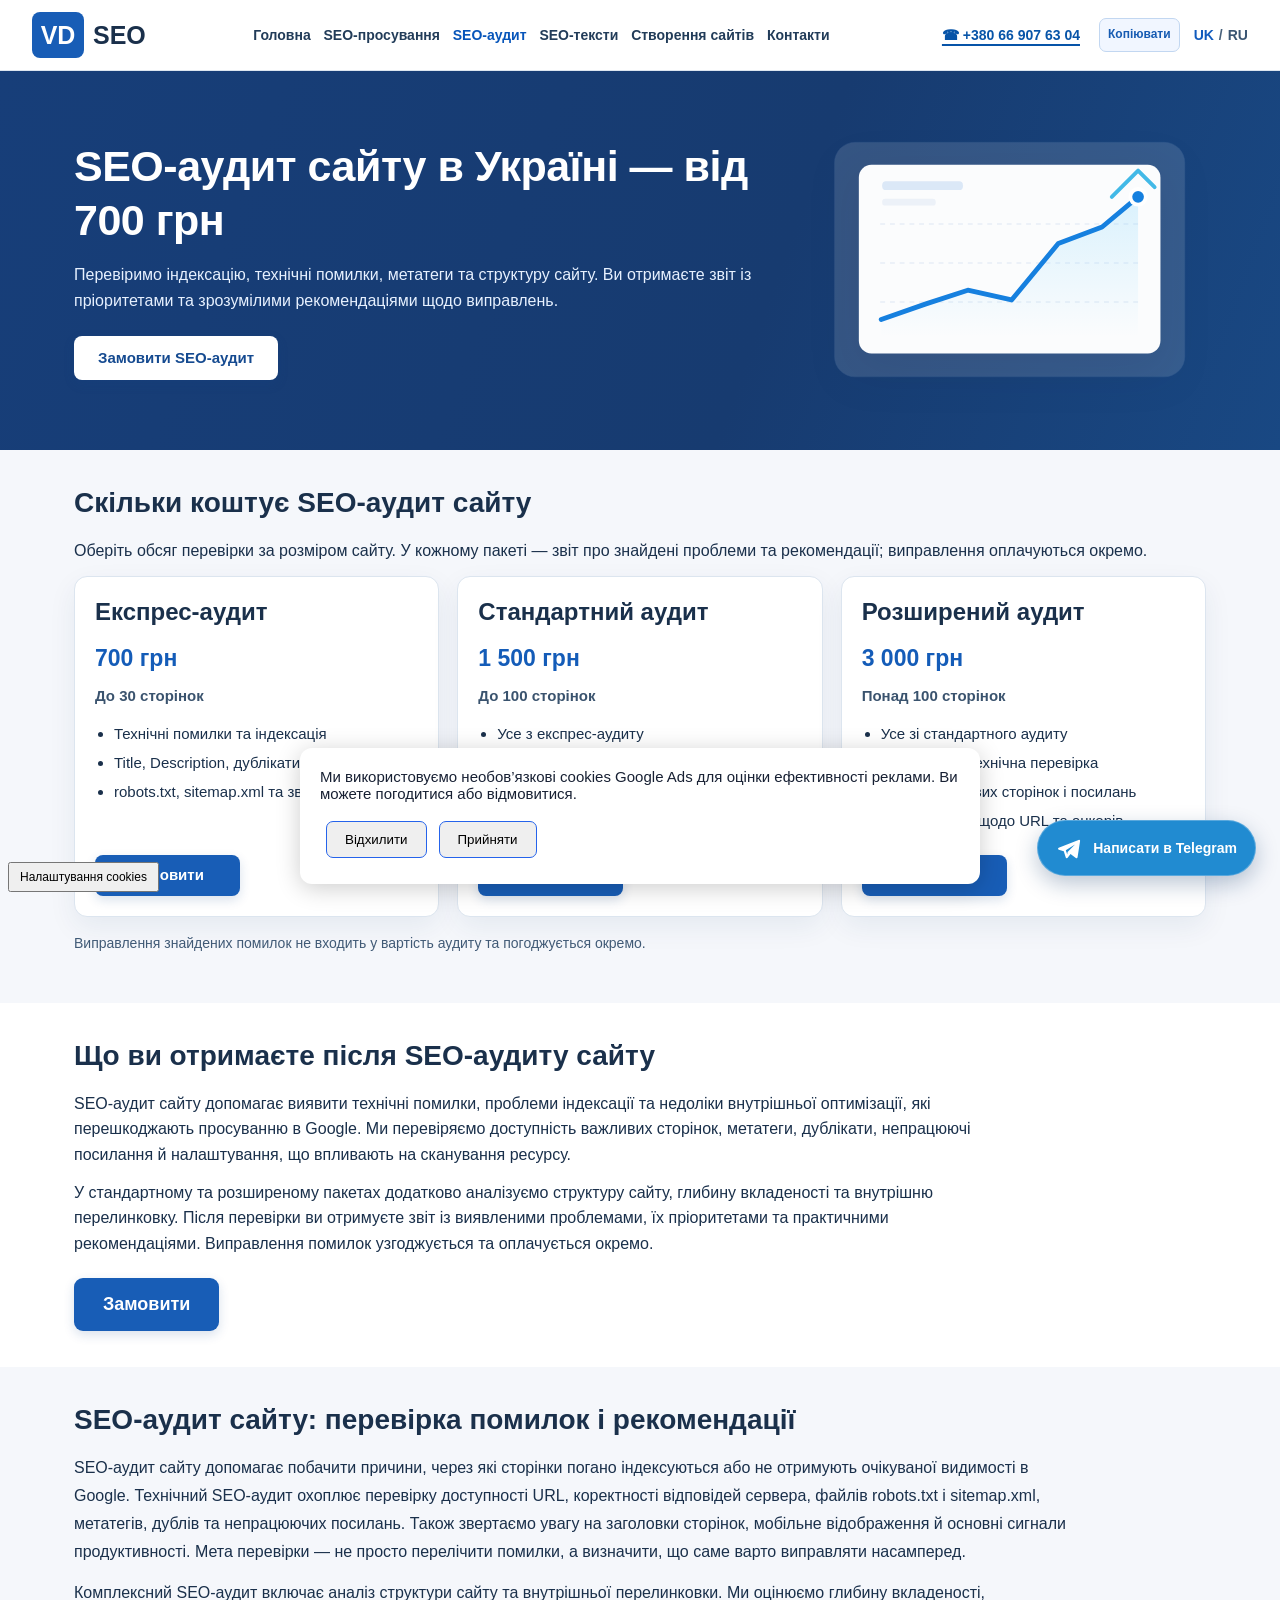
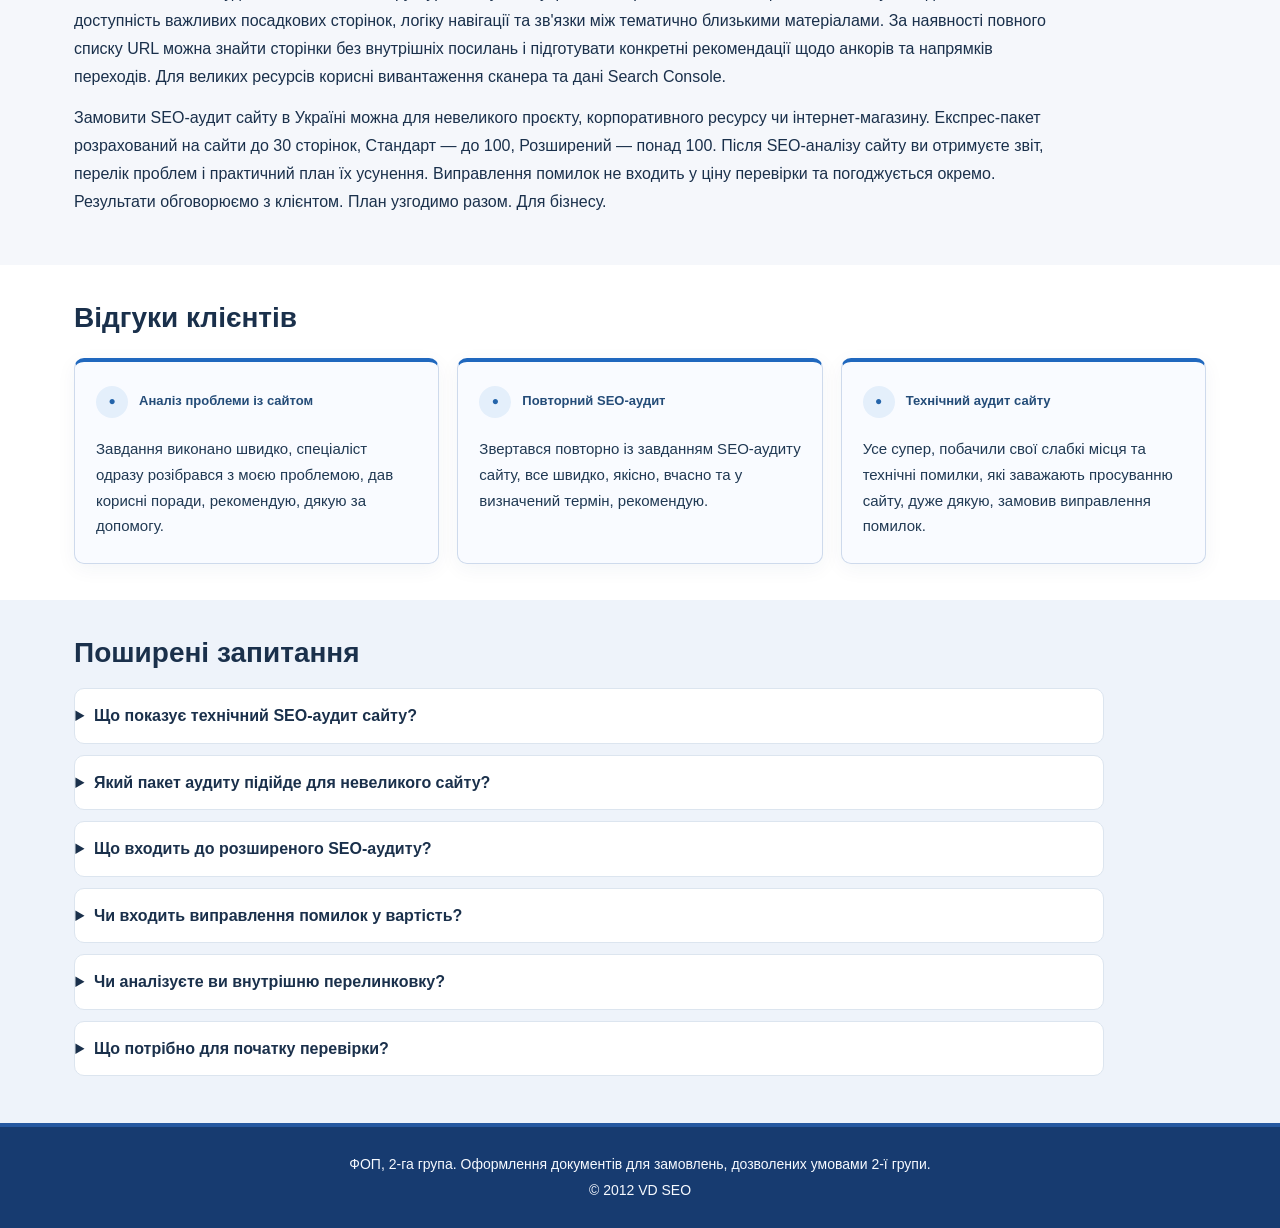
<file: uk/audit.html>
<!doctype html><html lang="uk"><head><meta charset="utf-8"><meta name="viewport" content="width=device-width,initial-scale=1"><title>SEO-аудит сайту в Україні — від 700 грн | VD SEO</title><meta name="description" content="Технічний SEO-аудит сайту: пошук помилок індексації, перевірка структури, метатегів та перелинковки. Тарифи від 700 грн, звіт і рекомендації. VD SEO"><meta name="robots" content="index,follow"><link rel="canonical" href="https://vd-seo.com.ua/uk/audit"><link rel="alternate" hreflang="uk" href="https://vd-seo.com.ua/uk/audit"><link rel="alternate" hreflang="ru" href="https://vd-seo.com.ua/ru/audit"><link rel="alternate" hreflang="x-default" href="https://vd-seo.com.ua/uk/audit"><link rel="icon" href="../favicon.svg" type="image/svg+xml"><link rel="icon" href="../favicon.ico" sizes="any"><link rel="apple-touch-icon" href="../favicon-180.png"><link rel="stylesheet" href="../style.css"><script src="../site-config.js" defer></script></head><body><header class="site-header"><nav class="topbar" aria-label="Основне меню"><a class="brand" href="/uk/" aria-label="VD SEO"><span class="brand-mark">VD</span> SEO</a><div class="nav-links"><a href="/uk/">Головна</a><a href="promotion">SEO-просування</a><a href="audit" aria-current="page">SEO-аудит</a><a href="texts">SEO-тексти</a><a href="sites">Створення сайтів</a><a href="contact">Контакти</a></div><div class="header-tools"><a class="header-phone" id="header-phone" href="tel:+380669076304" aria-label="Зателефонувати за номером +380 66 907 63 04" title="Зателефонувати за номером +380 66 907 63 04">☎ +380 66 907 63 04</a><button class="phone-copy" type="button" data-copy-phone title="Скопіювати номер телефону" aria-label="Скопіювати номер телефону">Копіювати</button><span class="phone-copy-feedback" id="phone-copy-feedback" role="status" aria-live="polite"></span><div class="lang-switch"><a href="../uk/audit" aria-current="true">UK</a> / <a href="../ru/audit">RU</a></div></div></nav></header><div class="hero"><div class="wrap hero-inner"><div class="hero-copy"><h1>SEO-аудит сайту в Україні — від 700 грн</h1><p>Перевіримо індексацію, технічні помилки, метатеги та структуру сайту. Ви отримаєте звіт із пріоритетами та зрозумілими рекомендаціями щодо виправлень.</p><a class="btn btn-hero" href="contact?service=SEO-%D0%B0%D1%83%D0%B4%D0%B8%D1%82%20%D1%81%D0%B0%D0%B9%D1%82%D1%83">Замовити SEO-аудит</a></div><div class="hero-art"><svg viewBox="0 0 400 290" role="img" aria-label="Умовний графік зростання відвідуваності сайту, не фактичні дані"><defs><linearGradient id="fillGraph" x1="0" x2="0" y1="0" y2="1"><stop stop-color="#7bd1ff" stop-opacity=".26"/><stop offset="1" stop-color="#7bd1ff" stop-opacity="0"/></linearGradient></defs><rect x="18" y="24" width="360" height="241" rx="21" fill="#ffffff" opacity=".13" stroke="#c8e4ff" stroke-opacity=".5"/><rect x="43" y="47" width="310" height="194" rx="13" fill="#fff" opacity=".98"/><path d="M65 188H334M65 148H334M65 108H334" stroke="#e7eef7" stroke-width="1.5" stroke-dasharray="5 5"/><path d="M66 206L112 190L155 176L200 186L248 128L293 111L330 80L330 224L66 224Z" fill="url(#fillGraph)"/><path d="M66 206L112 190L155 176L200 186L248 128L293 111L330 80" fill="none" stroke="#1680df" stroke-width="5" stroke-linecap="round" stroke-linejoin="round"/><circle cx="330" cy="80" r="8" fill="#1680df" stroke="#fff" stroke-width="4"/><path d="M303 80L330 53L347 70" fill="none" stroke="#42b9e7" stroke-width="4" stroke-linecap="round" stroke-linejoin="round"/><rect x="67" y="64" width="83" height="9" rx="4" fill="#dbe8f7"/><rect x="67" y="82" width="55" height="7" rx="3" fill="#ecf1f8"/></svg></div></div></div><main><section class="section"><div class="wrap"><h2>Скільки коштує SEO-аудит сайту</h2><p>Оберіть обсяг перевірки за розміром сайту. У кожному пакеті — звіт про знайдені проблеми та рекомендації; виправлення оплачуються окремо.</p><div class="grid grid-three"><article class="card plan-card"><h3>Експрес-аудит</h3><div class="price">700 грн</div><p class="plan-size">До 30 сторінок</p><ul><li>Технічні помилки та індексація</li><li>Title, Description, дублікати й посилання</li><li>robots.txt, sitemap.xml та звіт</li></ul><a class="btn" href="contact?service=%D0%95%D0%BA%D1%81%D0%BF%D1%80%D0%B5%D1%81-%D0%B0%D1%83%D0%B4%D0%B8%D1%82%20%E2%80%94%20700%20%D0%B3%D1%80%D0%BD">Замовити</a></article><article class="card plan-card"><h3>Стандартний аудит</h3><div class="price">1 500 грн</div><p class="plan-size">До 100 сторінок</p><ul><li>Усе з експрес-аудиту</li><li>Аналіз структури та перелинковки</li><li>H1–H6, URL, мобільна версія, швидкість</li><li>Пріоритети виправлення помилок</li></ul><a class="btn" href="contact?service=%D0%A1%D1%82%D0%B0%D0%BD%D0%B4%D0%B0%D1%80%D1%82%D0%BD%D0%B8%D0%B9%20%D0%B0%D1%83%D0%B4%D0%B8%D1%82%20%E2%80%94%201%20500%20%D0%B3%D1%80%D0%BD">Замовити</a></article><article class="card plan-card"><h3>Розширений аудит</h3><div class="price">3 000 грн</div><p class="plan-size">Понад 100 сторінок</p><ul><li>Усе зі стандартного аудиту</li><li>Поглиблена технічна перевірка</li><li>Аналіз важливих сторінок і посилань</li><li>Рекомендації щодо URL та анкорів</li></ul><a class="btn" href="contact?service=%D0%A0%D0%BE%D0%B7%D1%88%D0%B8%D1%80%D0%B5%D0%BD%D0%B8%D0%B9%20%D0%B0%D1%83%D0%B4%D0%B8%D1%82%20%E2%80%94%203%20000%20%D0%B3%D1%80%D0%BD">Замовити</a></article></div><p class="note">Виправлення знайдених помилок не входить у вартість аудиту та погоджується окремо.</p></div></section><section class="section section-white text-with-cta"><div class="wrap"><div class="service-intro"><h2>Що ви отримаєте після SEO-аудиту сайту</h2><p>SEO-аудит сайту допомагає виявити технічні помилки, проблеми індексації та недоліки внутрішньої оптимізації, які перешкоджають просуванню в Google. Ми перевіряємо доступність важливих сторінок, метатеги, дублікати, непрацюючі посилання й налаштування, що впливають на сканування ресурсу.</p><p>У стандартному та розширеному пакетах додатково аналізуємо структуру сайту, глибину вкладеності та внутрішню перелинковку. Після перевірки ви отримуєте звіт із виявленими проблемами, їх пріоритетами та практичними рекомендаціями. Виправлення помилок узгоджується та оплачується окремо.</p><div class="cta-area"><a class="btn btn-cta" href="contact">Замовити</a></div></div></div></section><section class="section" id="seo-info"><div class="wrap"><div class="seo-copy"><h2>SEO-аудит сайту: перевірка помилок і рекомендації</h2><p>SEO-аудит сайту допомагає побачити причини, через які сторінки погано індексуються або не отримують очікуваної видимості в Google. Технічний SEO-аудит охоплює перевірку доступності URL, коректності відповідей сервера, файлів robots.txt і sitemap.xml, метатегів, дублів та непрацюючих посилань. Також звертаємо увагу на заголовки сторінок, мобільне відображення й основні сигнали продуктивності. Мета перевірки — не просто перелічити помилки, а визначити, що саме варто виправляти насамперед.</p><p>Комплексний SEO-аудит включає аналіз структури сайту та внутрішньої перелинковки. Ми оцінюємо глибину вкладеності, доступність важливих посадкових сторінок, логіку навігації та зв&#x27;язки між тематично близькими матеріалами. За наявності повного списку URL можна знайти сторінки без внутрішніх посилань і підготувати конкретні рекомендації щодо анкорів та напрямків переходів. Для великих ресурсів корисні вивантаження сканера та дані Search Console.</p><p>Замовити SEO-аудит сайту в Україні можна для невеликого проєкту, корпоративного ресурсу чи інтернет-магазину. Експрес-пакет розрахований на сайти до 30 сторінок, Стандарт — до 100, Розширений — понад 100. Після SEO-аналізу сайту ви отримуєте звіт, перелік проблем і практичний план їх усунення. Виправлення помилок не входить у ціну перевірки та погоджується окремо. Результати обговорюємо з клієнтом. План узгодимо разом. Для бізнесу.</p></div></div></section>
<section class="section section-reviews" id="reviews" aria-labelledby="reviews-title">
  <div class="wrap"><h2 id="reviews-title">Відгуки клієнтів</h2><div class="review-grid"><article class="review-card">
          <div class="review-top"><span class="review-avatar" aria-hidden="true">●</span><span class="review-category">Аналіз проблеми із сайтом</span></div>
          <blockquote class="review-quote">Завдання виконано швидко, спеціаліст одразу розібрався з моєю проблемою, дав корисні поради, рекомендую, дякую за допомогу.</blockquote>
        </article>
<article class="review-card">
          <div class="review-top"><span class="review-avatar" aria-hidden="true">●</span><span class="review-category">Повторний SEO-аудит</span></div>
          <blockquote class="review-quote">Звертався повторно із завданням SEO-аудиту сайту, все швидко, якісно, вчасно та у визначений термін, рекомендую.</blockquote>
        </article>
<article class="review-card">
          <div class="review-top"><span class="review-avatar" aria-hidden="true">●</span><span class="review-category">Технічний аудит сайту</span></div>
          <blockquote class="review-quote">Усе супер, побачили свої слабкі місця та технічні помилки, які заважають просуванню сайту, дуже дякую, замовив виправлення помилок.</blockquote>
        </article></div></div>
</section>
<section class="section section-alt" id="faq"><div class="wrap"><h2>Поширені запитання</h2><div class="faq-list"><details><summary>Що показує технічний SEO-аудит сайту?</summary><p>Аудит виявляє проблеми сканування, індексації, метатегів, внутрішніх посилань та інші технічні недоліки.</p></details><details><summary>Який пакет аудиту підійде для невеликого сайту?</summary><p>Для сайту до 30 сторінок призначений експрес-аудит за 700 грн. Для ресурсу до 100 сторінок — стандартний за 1 500 грн.</p></details><details><summary>Що входить до розширеного SEO-аудиту?</summary><p>Усі перевірки стандартного аудиту та поглиблений аналіз технічного стану, структури й внутрішньої перелинковки для сайтів понад 100 сторінок.</p></details><details><summary>Чи входить виправлення помилок у вартість?</summary><p>Ні. В аудит входить звіт і рекомендації; впровадження змін погоджується окремо.</p></details><details><summary>Чи аналізуєте ви внутрішню перелинковку?</summary><p>Так, у стандартному та розширеному пакетах перевіряємо структуру посилань і готуємо рекомендації.</p></details><details><summary>Що потрібно для початку перевірки?</summary><p>Насамперед URL сайту; для повнішого аналізу великих ресурсів можуть знадобитися sitemap, дані Search Console або вивантаження сканера.</p></details></div></div></section></main><footer class="site-footer"><div class="wrap"><p>ФОП, 2-га група. Оформлення документів для замовлень, дозволених умовами 2-ї групи.</p><p>© 2012 VD SEO</p></div></footer><!-- Floating Telegram contact link -->
<a class="telegram-float" href="https://t.me/vlabodor" target="_blank" rel="noopener noreferrer" aria-label="Зв’язатися через Telegram" title="Зв’язатися через Telegram"><svg class="telegram-float-icon" viewBox="0 0 24 24" fill="currentColor" aria-hidden="true" focusable="false"><path d="M21.94 4.67a1.05 1.05 0 0 0-1.14-.17L2.49 11.75a.98.98 0 0 0 .07 1.85l4.61 1.47 1.84 5.68a1.03 1.03 0 0 0 .81.71 1.01 1.01 0 0 0 .96-.39l2.62-3.45 4.9 3.61a1.03 1.03 0 0 0 1.61-.6l2.3-14.91a1.06 1.06 0 0 0-.27-1.05ZM9.03 14.17l8.51-5.47-6.83 7.02-.32 2.29-1.36-3.84Z"/></svg><span class="telegram-float-label">Написати в Telegram</span></a>
</body></html>
</file>
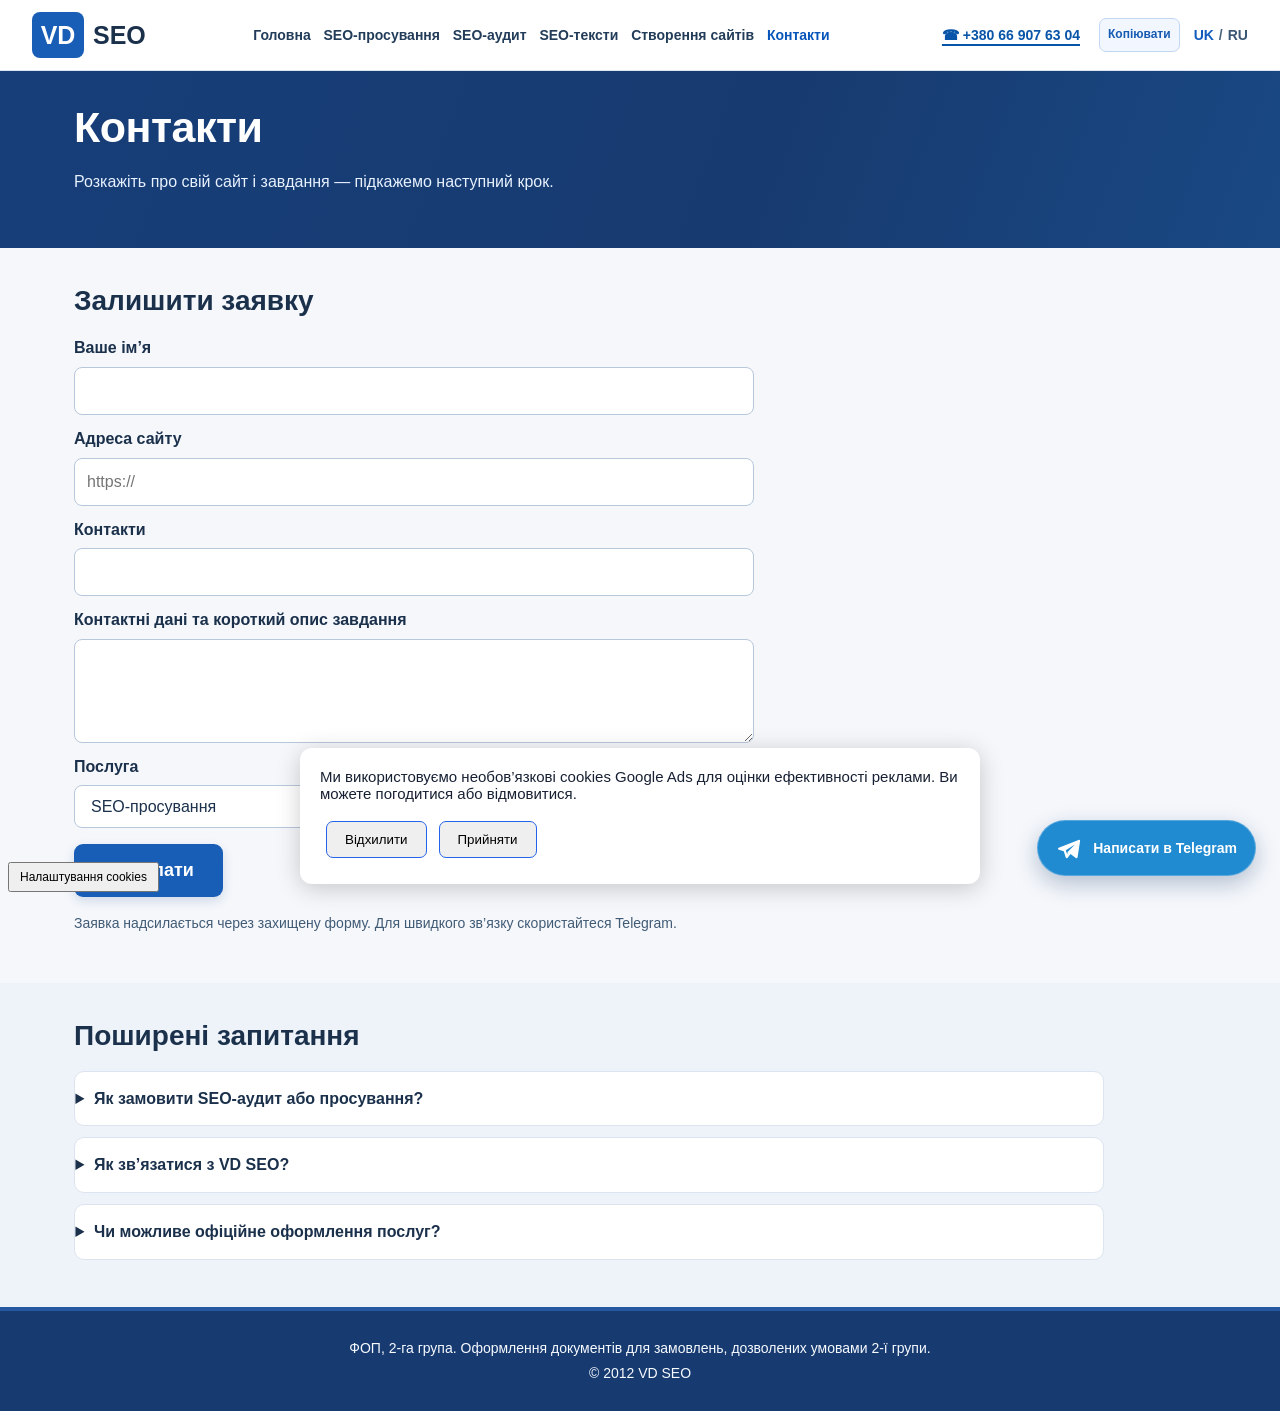
<file: uk/contact.html>
<!doctype html><html lang="uk"><head><meta charset="utf-8"><meta name="viewport" content="width=device-width,initial-scale=1"><title>Контакти SEO-спеціаліста в Україні | VD SEO</title><meta name="description" content="Зв’яжіться з VD SEO для SEO-аудиту, просування сайту, замовлення SEO-текстів або створення сайту. Офіційне оформлення послуг для дозволених замовлень. VD SEO"><meta name="robots" content="index,follow"><link rel="canonical" href="https://vd-seo.com.ua/uk/contact"><link rel="alternate" hreflang="uk" href="https://vd-seo.com.ua/uk/contact"><link rel="alternate" hreflang="ru" href="https://vd-seo.com.ua/ru/contact"><link rel="alternate" hreflang="x-default" href="https://vd-seo.com.ua/uk/contact"><link rel="icon" href="../favicon.svg" type="image/svg+xml"><link rel="icon" href="../favicon.ico" sizes="any"><link rel="apple-touch-icon" href="../favicon-180.png"><link rel="stylesheet" href="../style.css"><script src="../site-config.js" defer></script></head><body><header class="site-header"><nav class="topbar" aria-label="Основне меню"><a class="brand" href="/uk/" aria-label="VD SEO"><span class="brand-mark">VD</span> SEO</a><div class="nav-links"><a href="/uk/">Головна</a><a href="promotion">SEO-просування</a><a href="audit">SEO-аудит</a><a href="texts">SEO-тексти</a><a href="sites">Створення сайтів</a><a href="contact" aria-current="page">Контакти</a></div><div class="header-tools"><a class="header-phone" id="header-phone" href="tel:+380669076304" aria-label="Зателефонувати за номером +380 66 907 63 04" title="Зателефонувати за номером +380 66 907 63 04">☎ +380 66 907 63 04</a><button class="phone-copy" type="button" data-copy-phone title="Скопіювати номер телефону" aria-label="Скопіювати номер телефону">Копіювати</button><span class="phone-copy-feedback" id="phone-copy-feedback" role="status" aria-live="polite"></span><div class="lang-switch"><a href="../uk/contact" aria-current="true">UK</a> / <a href="../ru/contact">RU</a></div></div></nav></header><div class="hero"><div class="wrap hero-inner" style="min-height:0;grid-template-columns:1fr;padding-top:31px;padding-bottom:31px"><div class="hero-copy"><h1>Контакти</h1><p>Розкажіть про свій сайт і завдання — підкажемо наступний крок.</p></div></div></div><main><section class="section"><div class="wrap"><h2>Залишити заявку</h2><form class="form" data-contact-form action="https://formspree.io/f/mpppraor" method="post" accept-charset="UTF-8"><input type="hidden" name="lang" value="uk"><label>Ваше ім’я<input name="name" required maxlength="100" autocomplete="name"></label><label>Адреса сайту<input name="website" maxlength="250" inputmode="url" placeholder="https://"></label><label>Контакти<input name="contact" required maxlength="250" autocomplete="email"></label><label>Контактні дані та короткий опис завдання<textarea name="message" required maxlength="2000"></textarea></label><label>Послуга<select name="service" id="selected-service"><option value="SEO-просування">SEO-просування</option><option value="SEO-аудит">SEO-аудит</option><option value="SEO-тексти">SEO-тексти</option><option value="Створення сайтів">Створення сайтів</option></select></label><button class="btn btn-cta" type="submit">Надіслати</button><p class="form-status" data-form-status role="status" aria-live="polite" hidden></p></form><p class="muted" style="margin-top:15px">Заявка надсилається через захищену форму. Для швидкого зв’язку скористайтеся Telegram.</p></div></section><!-- REVIEWS_SLOT: Додати лише справжні відгуки пізніше. --><section class="section section-alt" id="faq"><div class="wrap"><h2>Поширені запитання</h2><div class="faq-list"><details><summary>Як замовити SEO-аудит або просування?</summary><p>Опишіть завдання у формі та додайте адресу сайту, щоб ми могли оцінити обсяг робіт.</p></details><details><summary>Як зв’язатися з VD SEO?</summary><p>Заповніть форму звернення на цій сторінці. Також ви можете написати нам через Telegram.</p></details><details><summary>Чи можливе офіційне оформлення послуг?</summary><p>Так, для замовлень, що відповідають умовам роботи ФОП 2-ї групи, можливе документальне оформлення.</p></details></div></div></section></main><footer class="site-footer"><div class="wrap"><p>ФОП, 2-га група. Оформлення документів для замовлень, дозволених умовами 2-ї групи.</p><p>© 2012 VD SEO</p></div></footer><!-- Floating Telegram contact link -->
<a class="telegram-float" href="https://t.me/vlabodor" target="_blank" rel="noopener noreferrer" aria-label="Зв’язатися через Telegram" title="Зв’язатися через Telegram"><svg class="telegram-float-icon" viewBox="0 0 24 24" fill="currentColor" aria-hidden="true" focusable="false"><path d="M21.94 4.67a1.05 1.05 0 0 0-1.14-.17L2.49 11.75a.98.98 0 0 0 .07 1.85l4.61 1.47 1.84 5.68a1.03 1.03 0 0 0 .81.71 1.01 1.01 0 0 0 .96-.39l2.62-3.45 4.9 3.61a1.03 1.03 0 0 0 1.61-.6l2.3-14.91a1.06 1.06 0 0 0-.27-1.05ZM9.03 14.17l8.51-5.47-6.83 7.02-.32 2.29-1.36-3.84Z"/></svg><span class="telegram-float-label">Написати в Telegram</span></a>
</body></html>
</file>
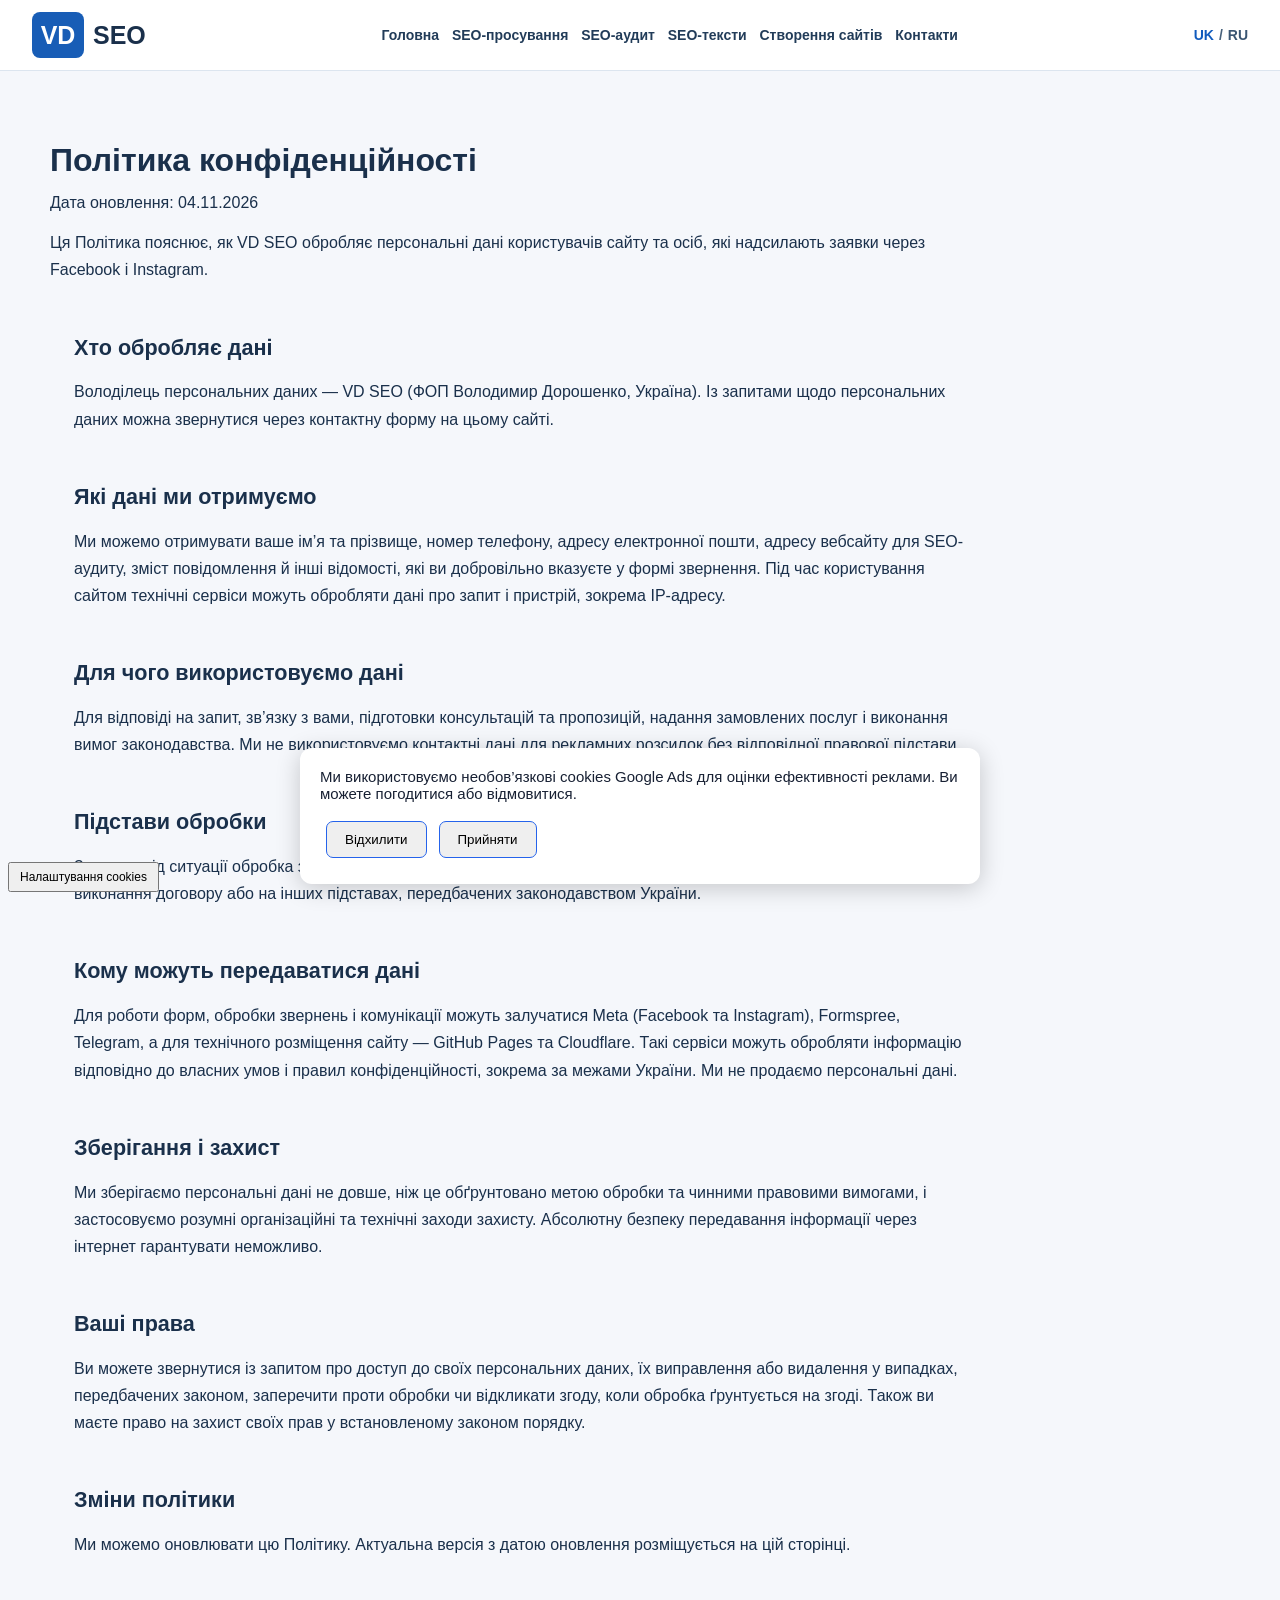
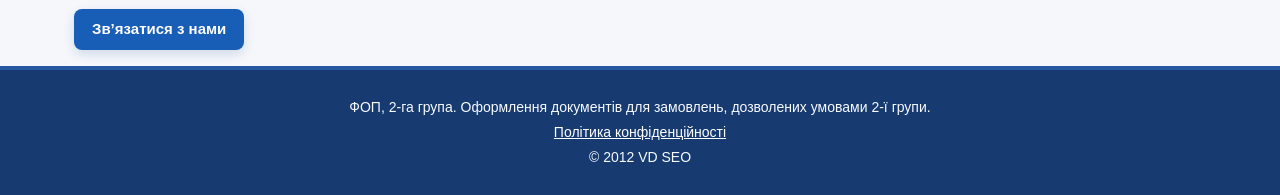
<file: uk/privacy.html>
<!doctype html>
<html lang="uk"><head><meta charset="utf-8"><meta name="viewport" content="width=device-width,initial-scale=1">
<title>Політика конфіденційності | VD SEO</title><meta name="description" content="Інформація про обробку персональних даних — VD SEO.">
<meta name="robots" content="index,follow"><link rel="canonical" href="https://vd-seo.com.ua/uk/privacy">
<link rel="alternate" hreflang="uk" href="https://vd-seo.com.ua/uk/privacy"><link rel="alternate" hreflang="ru" href="https://vd-seo.com.ua/ru/privacy"><link rel="alternate" hreflang="x-default" href="https://vd-seo.com.ua/uk/privacy">
<link rel="icon" href="../favicon.svg" type="image/svg+xml"><link rel="stylesheet" href="../style.css"><script src="../site-config.js" defer></script>
<style>.privacy-page .section{padding-top:22px;padding-bottom:16px}.privacy-page h1{margin-bottom:8px}.privacy-page h2{font-size:1.35rem}.privacy-page p{line-height:1.7;max-width:900px}.privacy-lead{padding:50px 0 16px}.privacy-lead p{max-width:900px}</style>
</head><body>
<header class="site-header"><nav class="topbar" aria-label="Navigation"><a class="brand" href="/uk/"><span class="brand-mark">VD</span> SEO</a><div class="nav-links"><a href="/uk/">Головна</a><a href="promotion">SEO-просування</a><a href="audit">SEO-аудит</a><a href="texts">SEO-тексти</a><a href="sites">Створення сайтів</a><a href="contact">Контакти</a></div><div class="header-tools"><div class="lang-switch"><a href="../uk/privacy" aria-current="true">UK</a> / <a href="../ru/privacy" >RU</a></div></div></nav></header>
<main class="privacy-page"><div class="wrap privacy-lead"><h1>Політика конфіденційності</h1><p>Дата оновлення: 04.11.2026</p><p>Ця Політика пояснює, як VD SEO обробляє персональні дані користувачів сайту та осіб, які надсилають заявки через Facebook і Instagram.</p></div><section class="section"><div class="wrap"><h2>Хто обробляє дані</h2><p>Володілець персональних даних — VD SEO (ФОП Володимир Дорошенко, Україна). Із запитами щодо персональних даних можна звернутися через контактну форму на цьому сайті.</p></div></section>
<section class="section"><div class="wrap"><h2>Які дані ми отримуємо</h2><p>Ми можемо отримувати ваше ім’я та прізвище, номер телефону, адресу електронної пошти, адресу вебсайту для SEO-аудиту, зміст повідомлення й інші відомості, які ви добровільно вказуєте у формі звернення. Під час користування сайтом технічні сервіси можуть обробляти дані про запит і пристрій, зокрема IP-адресу.</p></div></section>
<section class="section"><div class="wrap"><h2>Для чого використовуємо дані</h2><p>Для відповіді на запит, зв’язку з вами, підготовки консультацій та пропозицій, надання замовлених послуг і виконання вимог законодавства. Ми не використовуємо контактні дані для рекламних розсилок без відповідної правової підстави.</p></div></section>
<section class="section"><div class="wrap"><h2>Підстави обробки</h2><p>Залежно від ситуації обробка здійснюється на підставі згоди, для вжиття заходів на ваш запит до укладення договору, виконання договору або на інших підставах, передбачених законодавством України.</p></div></section>
<section class="section"><div class="wrap"><h2>Кому можуть передаватися дані</h2><p>Для роботи форм, обробки звернень і комунікації можуть залучатися Meta (Facebook та Instagram), Formspree, Telegram, а для технічного розміщення сайту — GitHub Pages та Cloudflare. Такі сервіси можуть обробляти інформацію відповідно до власних умов і правил конфіденційності, зокрема за межами України. Ми не продаємо персональні дані.</p></div></section>
<section class="section"><div class="wrap"><h2>Зберігання і захист</h2><p>Ми зберігаємо персональні дані не довше, ніж це обґрунтовано метою обробки та чинними правовими вимогами, і застосовуємо розумні організаційні та технічні заходи захисту. Абсолютну безпеку передавання інформації через інтернет гарантувати неможливо.</p></div></section>
<section class="section"><div class="wrap"><h2>Ваші права</h2><p>Ви можете звернутися із запитом про доступ до своїх персональних даних, їх виправлення або видалення у випадках, передбачених законом, заперечити проти обробки чи відкликати згоду, коли обробка ґрунтується на згоді. Також ви маєте право на захист своїх прав у встановленому законом порядку.</p></div></section>
<section class="section"><div class="wrap"><h2>Зміни політики</h2><p>Ми можемо оновлювати цю Політику. Актуальна версія з датою оновлення розміщується на цій сторінці.</p></div></section>
<section class="section"><div class="wrap"><a class="btn" href="contact">Зв’язатися з нами</a></div></section></main>
<footer class="site-footer"><div class="wrap"><p>ФОП, 2-га група. Оформлення документів для замовлень, дозволених умовами 2-ї групи.</p><p><a href="privacy" aria-current="page">Політика конфіденційності</a></p><p>© 2012 VD SEO</p></div></footer></body></html>
</file>
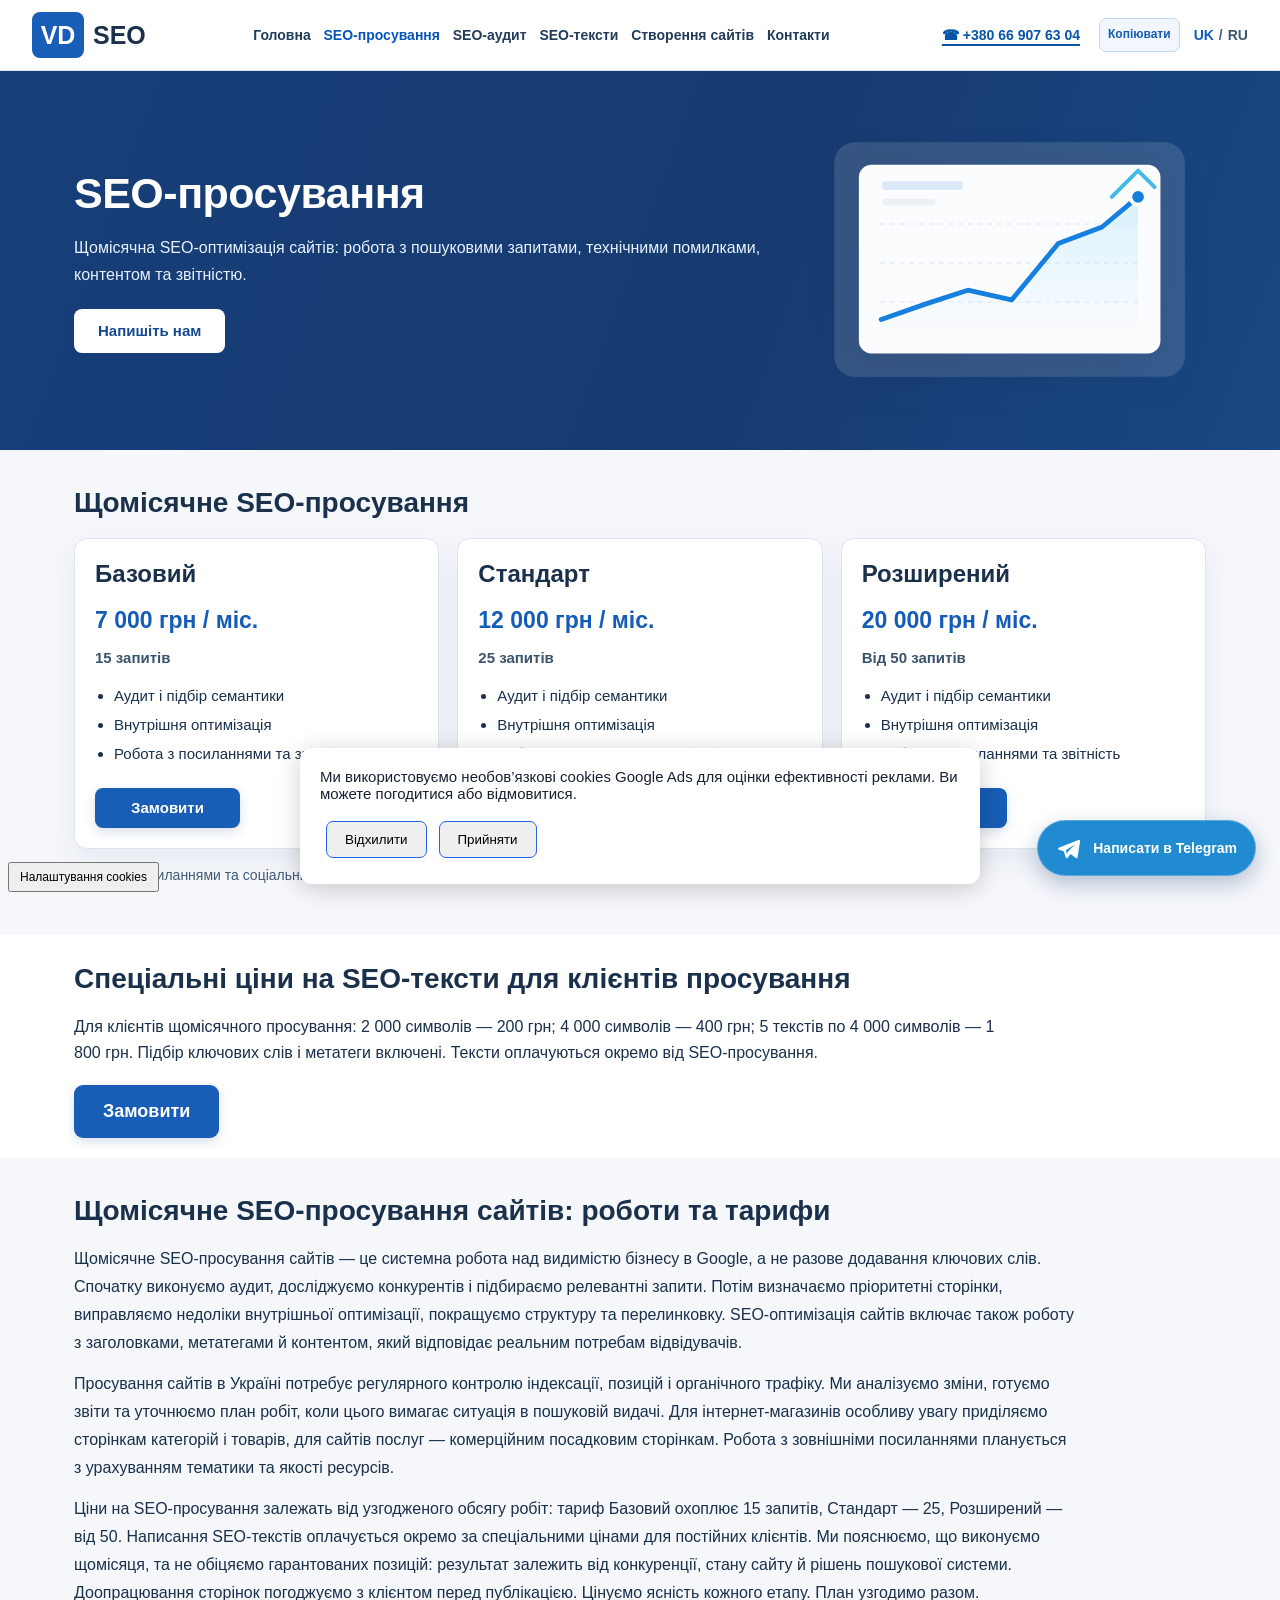
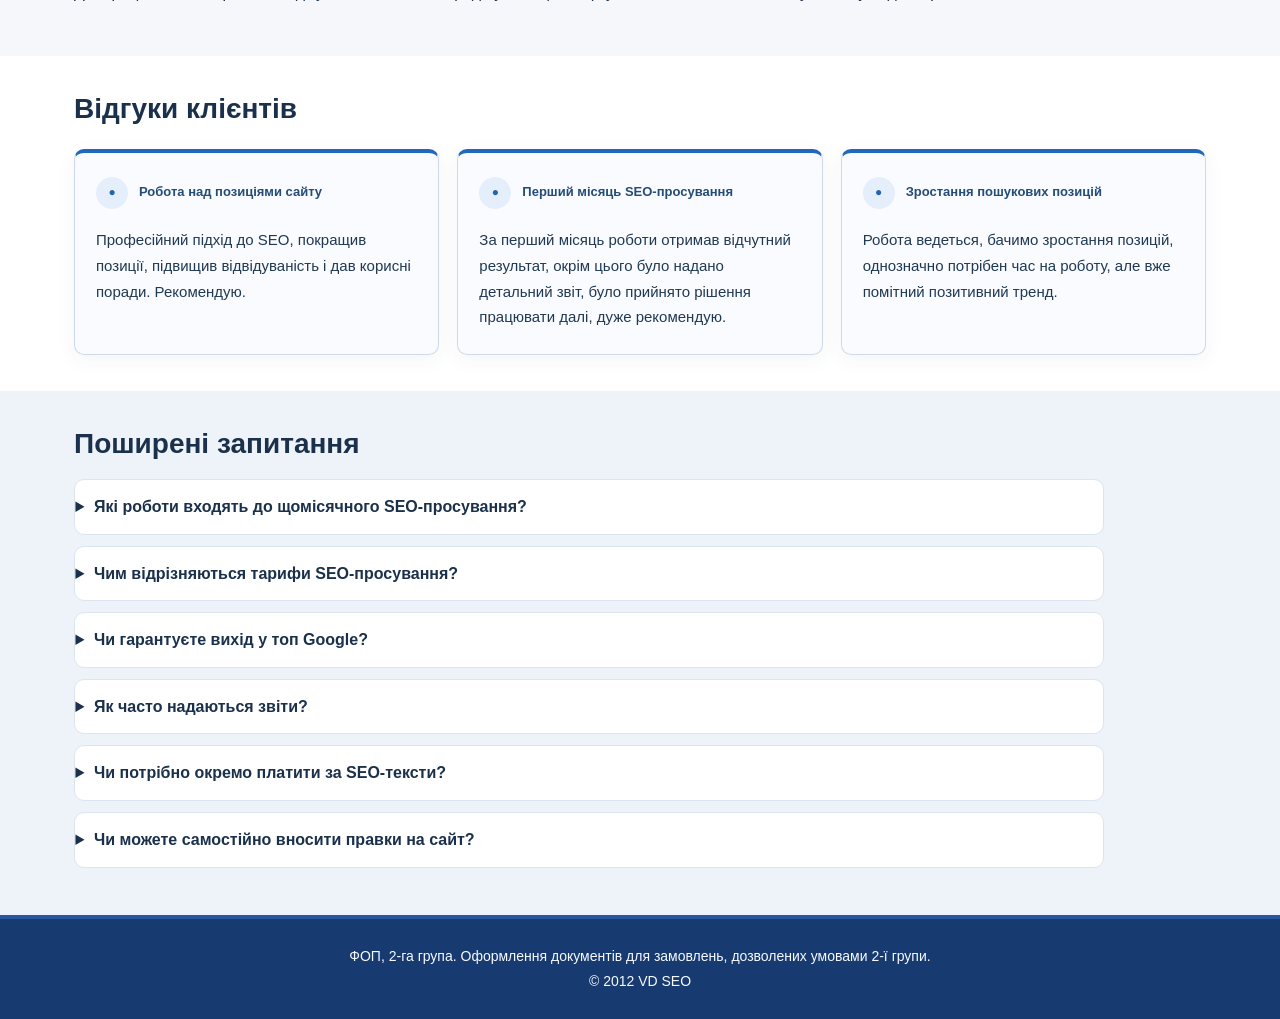
<file: uk/promotion.html>
<!doctype html><html lang="uk"><head><meta charset="utf-8"><meta name="viewport" content="width=device-width,initial-scale=1"><title>SEO-просування сайтів: тарифи від 7 000 грн/міс. | VD SEO</title><meta name="description" content="Щомісячне SEO-просування сайтів в Україні від 7 000 грн: аудит, семантика, внутрішня оптимізація, посилання та звітність. Пакети для бізнесу. VD SEO"><meta name="robots" content="index,follow"><link rel="canonical" href="https://vd-seo.com.ua/uk/promotion"><link rel="alternate" hreflang="uk" href="https://vd-seo.com.ua/uk/promotion"><link rel="alternate" hreflang="ru" href="https://vd-seo.com.ua/ru/promotion"><link rel="alternate" hreflang="x-default" href="https://vd-seo.com.ua/uk/promotion"><link rel="icon" href="../favicon.svg" type="image/svg+xml"><link rel="icon" href="../favicon.ico" sizes="any"><link rel="apple-touch-icon" href="../favicon-180.png"><link rel="stylesheet" href="../style.css"><script src="../site-config.js" defer></script></head><body><header class="site-header"><nav class="topbar" aria-label="Основне меню"><a class="brand" href="/uk/" aria-label="VD SEO"><span class="brand-mark">VD</span> SEO</a><div class="nav-links"><a href="/uk/">Головна</a><a href="promotion" aria-current="page">SEO-просування</a><a href="audit">SEO-аудит</a><a href="texts">SEO-тексти</a><a href="sites">Створення сайтів</a><a href="contact">Контакти</a></div><div class="header-tools"><a class="header-phone" id="header-phone" href="tel:+380669076304" aria-label="Зателефонувати за номером +380 66 907 63 04" title="Зателефонувати за номером +380 66 907 63 04">☎ +380 66 907 63 04</a><button class="phone-copy" type="button" data-copy-phone title="Скопіювати номер телефону" aria-label="Скопіювати номер телефону">Копіювати</button><span class="phone-copy-feedback" id="phone-copy-feedback" role="status" aria-live="polite"></span><div class="lang-switch"><a href="../uk/promotion" aria-current="true">UK</a> / <a href="../ru/promotion">RU</a></div></div></nav></header><div class="hero"><div class="wrap hero-inner"><div class="hero-copy"><h1>SEO-просування</h1><p>Щомісячна SEO-оптимізація сайтів: робота з пошуковими запитами, технічними помилками, контентом та звітністю.</p><a class="btn btn-hero" href="contact">Напишіть нам</a></div><div class="hero-art"><svg viewBox="0 0 400 290" role="img" aria-label="Умовний графік зростання відвідуваності сайту, не фактичні дані"><defs><linearGradient id="fillGraph" x1="0" x2="0" y1="0" y2="1"><stop stop-color="#7bd1ff" stop-opacity=".26"/><stop offset="1" stop-color="#7bd1ff" stop-opacity="0"/></linearGradient></defs><rect x="18" y="24" width="360" height="241" rx="21" fill="#ffffff" opacity=".13" stroke="#c8e4ff" stroke-opacity=".5"/><rect x="43" y="47" width="310" height="194" rx="13" fill="#fff" opacity=".98"/><path d="M65 188H334M65 148H334M65 108H334" stroke="#e7eef7" stroke-width="1.5" stroke-dasharray="5 5"/><path d="M66 206L112 190L155 176L200 186L248 128L293 111L330 80L330 224L66 224Z" fill="url(#fillGraph)"/><path d="M66 206L112 190L155 176L200 186L248 128L293 111L330 80" fill="none" stroke="#1680df" stroke-width="5" stroke-linecap="round" stroke-linejoin="round"/><circle cx="330" cy="80" r="8" fill="#1680df" stroke="#fff" stroke-width="4"/><path d="M303 80L330 53L347 70" fill="none" stroke="#42b9e7" stroke-width="4" stroke-linecap="round" stroke-linejoin="round"/><rect x="67" y="64" width="83" height="9" rx="4" fill="#dbe8f7"/><rect x="67" y="82" width="55" height="7" rx="3" fill="#ecf1f8"/></svg></div></div></div><main><section class="section"><div class="wrap"><h2>Щомісячне SEO-просування</h2><div class="grid grid-three"><article class="card plan-card"><h3>Базовий</h3><div class="price">7 000 грн / міс.</div><p class="plan-size">15 запитів</p><ul><li>Аудит і підбір семантики</li><li>Внутрішня оптимізація</li><li>Робота з посиланнями та звітність</li></ul><a class="btn" href="contact?service=%D0%91%D0%B0%D0%B7%D0%BE%D0%B2%D0%B8%D0%B9%20%E2%80%94%207%20000%20%D0%B3%D1%80%D0%BD%20%2F%20%D0%BC%D1%96%D1%81.">Замовити</a></article><article class="card plan-card"><h3>Стандарт</h3><div class="price">12 000 грн / міс.</div><p class="plan-size">25 запитів</p><ul><li>Аудит і підбір семантики</li><li>Внутрішня оптимізація</li><li>Робота з посиланнями та звітність</li></ul><a class="btn" href="contact?service=%D0%A1%D1%82%D0%B0%D0%BD%D0%B4%D0%B0%D1%80%D1%82%20%E2%80%94%2012%20000%20%D0%B3%D1%80%D0%BD%20%2F%20%D0%BC%D1%96%D1%81.">Замовити</a></article><article class="card plan-card"><h3>Розширений</h3><div class="price">20 000 грн / міс.</div><p class="plan-size">Від 50 запитів</p><ul><li>Аудит і підбір семантики</li><li>Внутрішня оптимізація</li><li>Робота з посиланнями та звітність</li></ul><a class="btn" href="contact?service=%D0%A0%D0%BE%D0%B7%D1%88%D0%B8%D1%80%D0%B5%D0%BD%D0%B8%D0%B9%20%E2%80%94%2020%20000%20%D0%B3%D1%80%D0%BD%20%2F%20%D0%BC%D1%96%D1%81.">Замовити</a></article></div><p class="note">Робота з посиланнями та соціальними сигналами включається в погоджений план просування залежно від завдань проєкту.</p></div></section><section class="section section-special section-white"><div class="wrap"><div class="service-intro"><h2>Спеціальні ціни на SEO-тексти для клієнтів просування</h2><p>Для клієнтів щомісячного просування: 2 000 символів — 200 грн; 4 000 символів — 400 грн; 5 текстів по 4 000 символів — 1 800 грн. Підбір ключових слів і метатеги включені. Тексти оплачуються окремо від SEO-просування.</p><div class="cta-area"><a class="btn btn-cta" href="contact">Замовити</a></div></div></div></section><section class="section" id="seo-info"><div class="wrap"><div class="seo-copy"><h2>Щомісячне SEO-просування сайтів: роботи та тарифи</h2><p>Щомісячне SEO-просування сайтів — це системна робота над видимістю бізнесу в Google, а не разове додавання ключових слів. Спочатку виконуємо аудит, досліджуємо конкурентів і підбираємо релевантні запити. Потім визначаємо пріоритетні сторінки, виправляємо недоліки внутрішньої оптимізації, покращуємо структуру та перелинковку. SEO-оптимізація сайтів включає також роботу з заголовками, метатегами й контентом, який відповідає реальним потребам відвідувачів.</p><p>Просування сайтів в Україні потребує регулярного контролю індексації, позицій і органічного трафіку. Ми аналізуємо зміни, готуємо звіти та уточнюємо план робіт, коли цього вимагає ситуація в пошуковій видачі. Для інтернет-магазинів особливу увагу приділяємо сторінкам категорій і товарів, для сайтів послуг — комерційним посадковим сторінкам. Робота з зовнішніми посиланнями планується з урахуванням тематики та якості ресурсів.</p><p>Ціни на SEO-просування залежать від узгодженого обсягу робіт: тариф Базовий охоплює 15 запитів, Стандарт — 25, Розширений — від 50. Написання SEO-текстів оплачується окремо за спеціальними цінами для постійних клієнтів. Ми пояснюємо, що виконуємо щомісяця, та не обіцяємо гарантованих позицій: результат залежить від конкуренції, стану сайту й рішень пошукової системи. Доопрацювання сторінок погоджуємо з клієнтом перед публікацією. Цінуємо ясність кожного етапу. План узгодимо разом.</p></div></div></section>
<section class="section section-reviews" id="reviews" aria-labelledby="reviews-title">
  <div class="wrap"><h2 id="reviews-title">Відгуки клієнтів</h2><div class="review-grid"><article class="review-card">
          <div class="review-top"><span class="review-avatar" aria-hidden="true">●</span><span class="review-category">Робота над позиціями сайту</span></div>
          <blockquote class="review-quote">Професійний підхід до SEO, покращив позиції, підвищив відвідуваність і дав корисні поради. Рекомендую.</blockquote>
        </article>
<article class="review-card">
          <div class="review-top"><span class="review-avatar" aria-hidden="true">●</span><span class="review-category">Перший місяць SEO-просування</span></div>
          <blockquote class="review-quote">За перший місяць роботи отримав відчутний результат, окрім цього було надано детальний звіт, було прийнято рішення працювати далі, дуже рекомендую.</blockquote>
        </article>
<article class="review-card">
          <div class="review-top"><span class="review-avatar" aria-hidden="true">●</span><span class="review-category">Зростання пошукових позицій</span></div>
          <blockquote class="review-quote">Робота ведеться, бачимо зростання позицій, однозначно потрібен час на роботу, але вже помітний позитивний тренд.</blockquote>
        </article></div></div>
</section>
<section class="section section-alt" id="faq"><div class="wrap"><h2>Поширені запитання</h2><div class="faq-list"><details><summary>Які роботи входять до щомісячного SEO-просування?</summary><p>Аудит, підбір запитів, внутрішня оптимізація, робота зі структурою, посиланнями та регулярна звітність відповідно до плану.</p></details><details><summary>Чим відрізняються тарифи SEO-просування?</summary><p>Насамперед кількістю запитів і погодженим обсягом робіт: 15, 25 або від 50 запитів.</p></details><details><summary>Чи гарантуєте вихід у топ Google?</summary><p>Ні. Позиції залежать від алгоритмів, конкуренції та стану сайту. Ми звітуємо про виконані роботи та динаміку показників.</p></details><details><summary>Як часто надаються звіти?</summary><p>Звіти та виконані завдання узагальнюємо щомісяця.</p></details><details><summary>Чи потрібно окремо платити за SEO-тексти?</summary><p>Так. Для клієнтів просування діють спеціальні ціни на тексти з підбором ключових слів і метатегами.</p></details><details><summary>Чи можете самостійно вносити правки на сайт?</summary><p>За узгодженим доступом можемо виконувати роботи в CMS WordPress, OpenCart, Joomla, Tilda та 1С-Бітрікс.</p></details></div></div></section></main><footer class="site-footer"><div class="wrap"><p>ФОП, 2-га група. Оформлення документів для замовлень, дозволених умовами 2-ї групи.</p><p>© 2012 VD SEO</p></div></footer><!-- Floating Telegram contact link -->
<a class="telegram-float" href="https://t.me/vlabodor" target="_blank" rel="noopener noreferrer" aria-label="Зв’язатися через Telegram" title="Зв’язатися через Telegram"><svg class="telegram-float-icon" viewBox="0 0 24 24" fill="currentColor" aria-hidden="true" focusable="false"><path d="M21.94 4.67a1.05 1.05 0 0 0-1.14-.17L2.49 11.75a.98.98 0 0 0 .07 1.85l4.61 1.47 1.84 5.68a1.03 1.03 0 0 0 .81.71 1.01 1.01 0 0 0 .96-.39l2.62-3.45 4.9 3.61a1.03 1.03 0 0 0 1.61-.6l2.3-14.91a1.06 1.06 0 0 0-.27-1.05ZM9.03 14.17l8.51-5.47-6.83 7.02-.32 2.29-1.36-3.84Z"/></svg><span class="telegram-float-label">Написати в Telegram</span></a>
</body></html>
</file>
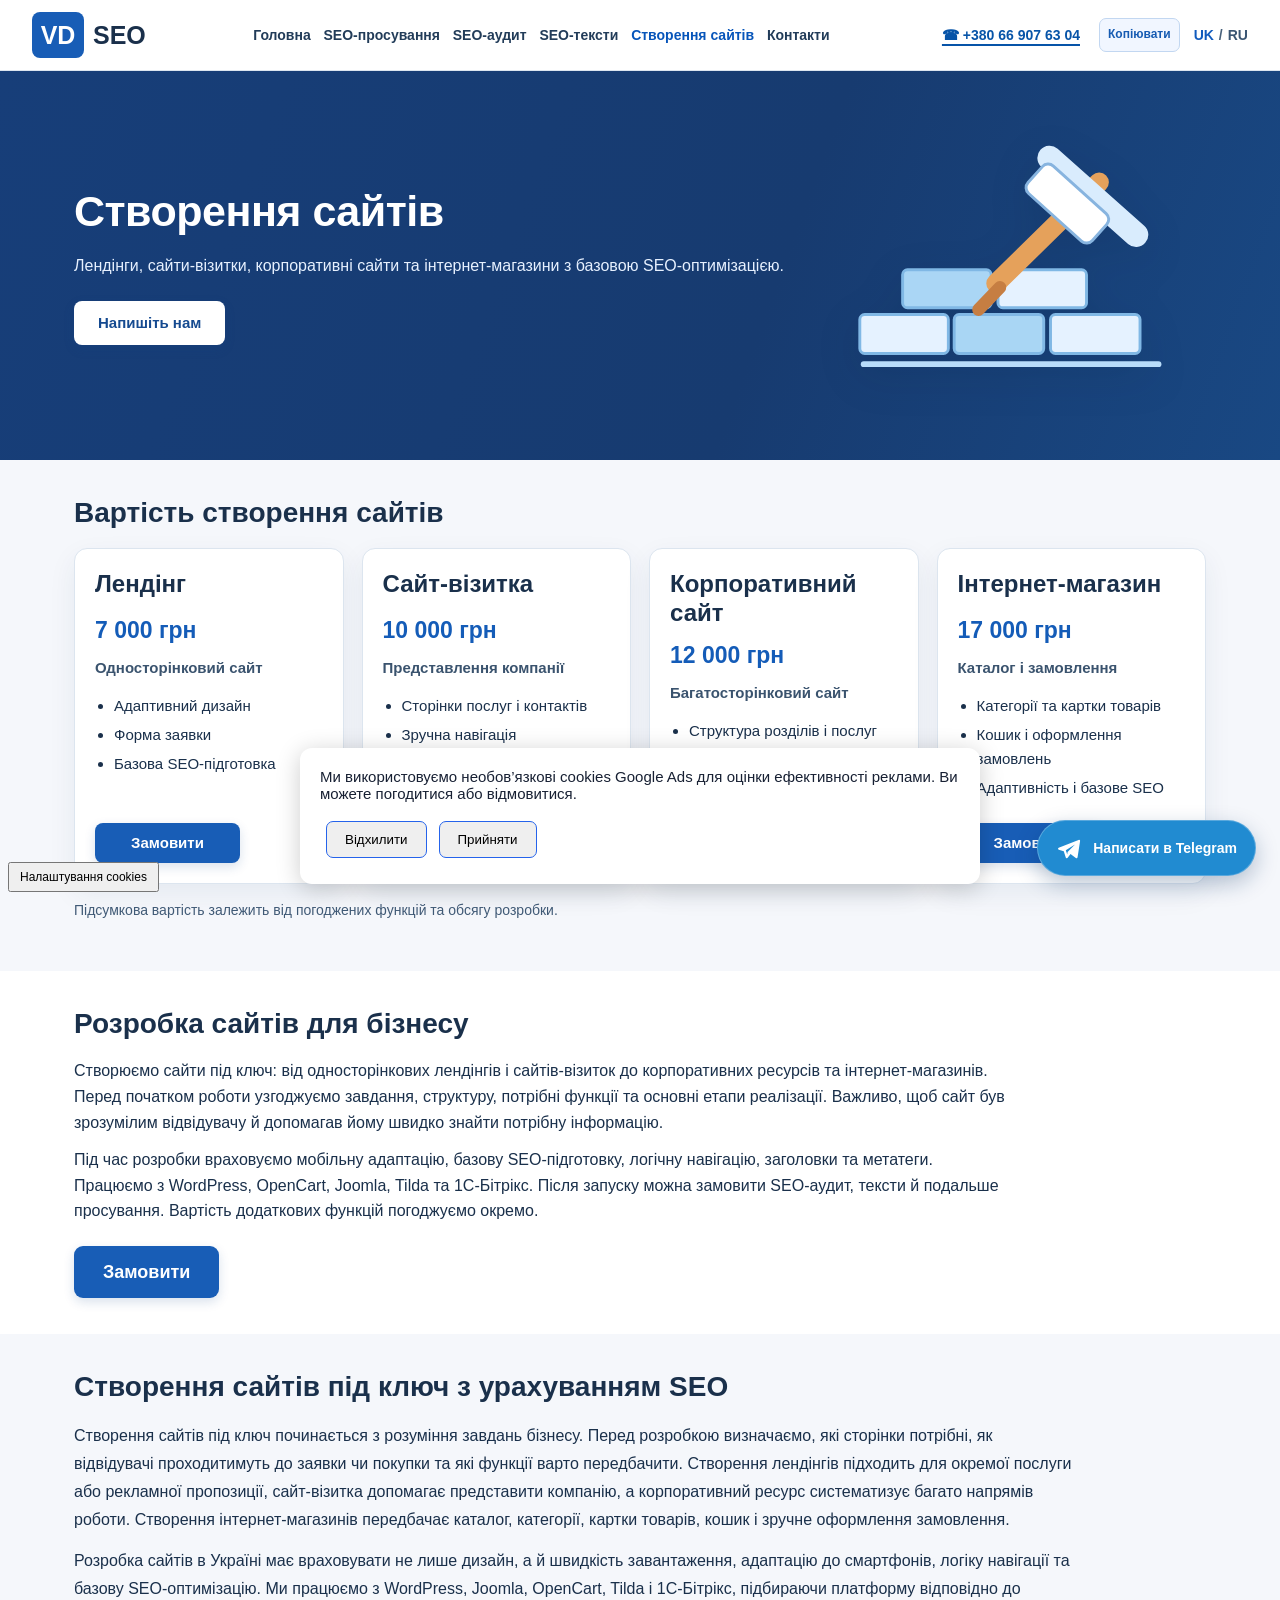
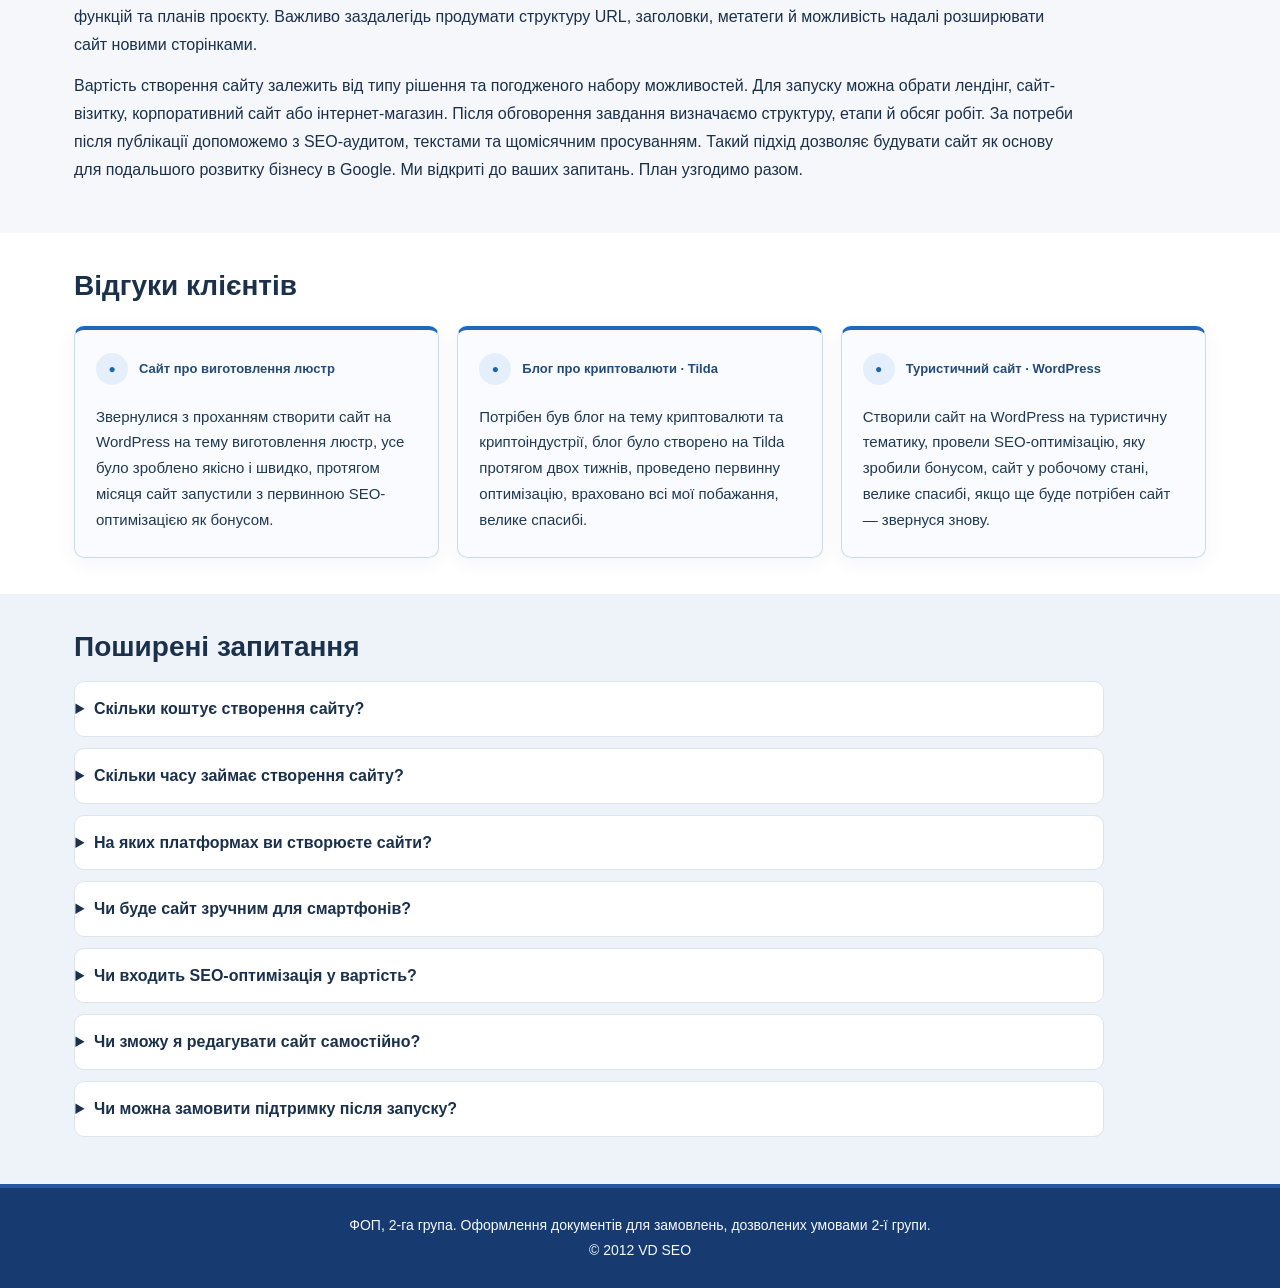
<file: uk/sites.html>
<!doctype html><html lang="uk"><head><meta charset="utf-8"><meta name="viewport" content="width=device-width,initial-scale=1"><title>Створення сайтів під ключ в Україні — від 7 000 грн | VD SEO</title><meta name="description" content="Створення сайтів під ключ в Україні: лендінги, сайти-візитки, корпоративні сайти та інтернет-магазини. Адаптивний дизайн і базова SEO-оптимізація. VD SEO"><meta name="robots" content="index,follow"><link rel="canonical" href="https://vd-seo.com.ua/uk/sites"><link rel="alternate" hreflang="uk" href="https://vd-seo.com.ua/uk/sites"><link rel="alternate" hreflang="ru" href="https://vd-seo.com.ua/ru/sites"><link rel="alternate" hreflang="x-default" href="https://vd-seo.com.ua/uk/sites"><link rel="icon" href="../favicon.svg" type="image/svg+xml"><link rel="icon" href="../favicon.ico" sizes="any"><link rel="apple-touch-icon" href="../favicon-180.png"><link rel="stylesheet" href="../style.css"><script src="../site-config.js" defer></script></head><body><header class="site-header"><nav class="topbar" aria-label="Основне меню"><a class="brand" href="/uk/" aria-label="VD SEO"><span class="brand-mark">VD</span> SEO</a><div class="nav-links"><a href="/uk/">Головна</a><a href="promotion">SEO-просування</a><a href="audit">SEO-аудит</a><a href="texts">SEO-тексти</a><a href="sites" aria-current="page">Створення сайтів</a><a href="contact">Контакти</a></div><div class="header-tools"><a class="header-phone" id="header-phone" href="tel:+380669076304" aria-label="Зателефонувати за номером +380 66 907 63 04" title="Зателефонувати за номером +380 66 907 63 04">☎ +380 66 907 63 04</a><button class="phone-copy" type="button" data-copy-phone title="Скопіювати номер телефону" aria-label="Скопіювати номер телефону">Копіювати</button><span class="phone-copy-feedback" id="phone-copy-feedback" role="status" aria-live="polite"></span><div class="lang-switch"><a href="../uk/sites" aria-current="true">UK</a> / <a href="../ru/sites">RU</a></div></div></nav></header><div class="hero"><div class="wrap hero-inner"><div class="hero-copy"><h1>Створення сайтів</h1><p>Лендінги, сайти-візитки, корпоративні сайти та інтернет-магазини з базовою SEO-оптимізацією.</p><a class="btn btn-hero" href="contact">Напишіть нам</a></div><div class="hero-art"><svg viewBox="0 0 400 300" role="img" aria-label="Стилізовані молоток і цегла, символ створення сайту"><rect x="44" y="201" width="91" height="40" rx="5" fill="#e5f2ff" stroke="#80b8e5" stroke-width="3"/><rect x="141" y="201" width="92" height="40" rx="5" fill="#a9d6f4" stroke="#80b8e5" stroke-width="3"/><rect x="240" y="201" width="92" height="40" rx="5" fill="#e5f2ff" stroke="#80b8e5" stroke-width="3"/><rect x="88" y="155" width="91" height="39" rx="5" fill="#aad6f5" stroke="#80b8e5" stroke-width="3"/><rect x="186" y="155" width="91" height="39" rx="5" fill="#e5f2ff" stroke="#80b8e5" stroke-width="3"/><path d="M290 65L184 169" stroke="#e5a15b" stroke-width="20" stroke-linecap="round"/><path d="M239 40L328 119" stroke="#d9ecfd" stroke-width="25" stroke-linecap="round"/><rect x="237" y="43" width="89" height="38" rx="8" transform="rotate(42 237 43)" fill="#ffffff" stroke="#87b4df" stroke-width="3"/><path d="M188 173L166 196" stroke="#c67e42" stroke-width="13" stroke-linecap="round"/><path d="M48 252H351" stroke="#b8dcfa" stroke-width="6" stroke-linecap="round"/></svg></div></div></div><main><section class="section"><div class="wrap"><h2>Вартість створення сайтів</h2><div class="grid grid-four"><article class="card plan-card"><h3>Лендінг</h3><div class="price">7 000 грн</div><p class="plan-size">Односторінковий сайт</p><ul><li>Адаптивний дизайн</li><li>Форма заявки</li><li>Базова SEO-підготовка</li></ul><a class="btn" href="contact?service=%D0%9B%D0%B5%D0%BD%D0%B4%D1%96%D0%BD%D0%B3%20%E2%80%94%207%20000%20%D0%B3%D1%80%D0%BD">Замовити</a></article><article class="card plan-card"><h3>Сайт-візитка</h3><div class="price">10 000 грн</div><p class="plan-size">Представлення компанії</p><ul><li>Сторінки послуг і контактів</li><li>Зручна навігація</li><li>Адаптивність і базове SEO</li></ul><a class="btn" href="contact?service=%D0%A1%D0%B0%D0%B9%D1%82-%D0%B2%D1%96%D0%B7%D0%B8%D1%82%D0%BA%D0%B0%20%E2%80%94%2010%20000%20%D0%B3%D1%80%D0%BD">Замовити</a></article><article class="card plan-card"><h3>Корпоративний сайт</h3><div class="price">12 000 грн</div><p class="plan-size">Багатосторінковий сайт</p><ul><li>Структура розділів і послуг</li><li>Керування контентом</li><li>Адаптивність і базове SEO</li></ul><a class="btn" href="contact?service=%D0%9A%D0%BE%D1%80%D0%BF%D0%BE%D1%80%D0%B0%D1%82%D0%B8%D0%B2%D0%BD%D0%B8%D0%B9%20%D1%81%D0%B0%D0%B9%D1%82%20%E2%80%94%2012%20000%20%D0%B3%D1%80%D0%BD">Замовити</a></article><article class="card plan-card"><h3>Інтернет-магазин</h3><div class="price">17 000 грн</div><p class="plan-size">Каталог і замовлення</p><ul><li>Категорії та картки товарів</li><li>Кошик і оформлення замовлень</li><li>Адаптивність і базове SEO</li></ul><a class="btn" href="contact?service=%D0%86%D0%BD%D1%82%D0%B5%D1%80%D0%BD%D0%B5%D1%82-%D0%BC%D0%B0%D0%B3%D0%B0%D0%B7%D0%B8%D0%BD%20%E2%80%94%2017%20000%20%D0%B3%D1%80%D0%BD">Замовити</a></article></div><p class="note">Підсумкова вартість залежить від погоджених функцій та обсягу розробки.</p></div></section><section class="section section-white text-with-cta"><div class="wrap"><div class="service-intro"><h2>Розробка сайтів для бізнесу</h2><p>Створюємо сайти під ключ: від односторінкових лендінгів і сайтів-візиток до корпоративних ресурсів та інтернет-магазинів. Перед початком роботи узгоджуємо завдання, структуру, потрібні функції та основні етапи реалізації. Важливо, щоб сайт був зрозумілим відвідувачу й допомагав йому швидко знайти потрібну інформацію.</p><p>Під час розробки враховуємо мобільну адаптацію, базову SEO-підготовку, логічну навігацію, заголовки та метатеги. Працюємо з WordPress, OpenCart, Joomla, Tilda та 1С-Бітрікс. Після запуску можна замовити SEO-аудит, тексти й подальше просування. Вартість додаткових функцій погоджуємо окремо.</p><div class="cta-area"><a class="btn btn-cta" href="contact">Замовити</a></div></div></div></section><section class="section" id="seo-info"><div class="wrap"><div class="seo-copy"><h2>Створення сайтів під ключ з урахуванням SEO</h2><p>Створення сайтів під ключ починається з розуміння завдань бізнесу. Перед розробкою визначаємо, які сторінки потрібні, як відвідувачі проходитимуть до заявки чи покупки та які функції варто передбачити. Створення лендінгів підходить для окремої послуги або рекламної пропозиції, сайт-візитка допомагає представити компанію, а корпоративний ресурс систематизує багато напрямів роботи. Створення інтернет-магазинів передбачає каталог, категорії, картки товарів, кошик і зручне оформлення замовлення.</p><p>Розробка сайтів в Україні має враховувати не лише дизайн, а й швидкість завантаження, адаптацію до смартфонів, логіку навігації та базову SEO-оптимізацію. Ми працюємо з WordPress, Joomla, OpenCart, Tilda і 1С-Бітрікс, підбираючи платформу відповідно до функцій та планів проєкту. Важливо заздалегідь продумати структуру URL, заголовки, метатеги й можливість надалі розширювати сайт новими сторінками.</p><p>Вартість створення сайту залежить від типу рішення та погодженого набору можливостей. Для запуску можна обрати лендінг, сайт-візитку, корпоративний сайт або інтернет-магазин. Після обговорення завдання визначаємо структуру, етапи й обсяг робіт. За потреби після публікації допоможемо з SEO-аудитом, текстами та щомісячним просуванням. Такий підхід дозволяє будувати сайт як основу для подальшого розвитку бізнесу в Google. Ми відкриті до ваших запитань. План узгодимо разом.</p></div></div></section>
<section class="section section-reviews" id="reviews" aria-labelledby="reviews-title">
  <div class="wrap"><h2 id="reviews-title">Відгуки клієнтів</h2><div class="review-grid"><article class="review-card">
          <div class="review-top"><span class="review-avatar" aria-hidden="true">●</span><span class="review-category">Сайт про виготовлення люстр</span></div>
          <blockquote class="review-quote">Звернулися з проханням створити сайт на WordPress на тему виготовлення люстр, усе було зроблено якісно і швидко, протягом місяця сайт запустили з первинною SEO-оптимізацією як бонусом.</blockquote>
        </article>
<article class="review-card">
          <div class="review-top"><span class="review-avatar" aria-hidden="true">●</span><span class="review-category">Блог про криптовалюти · Tilda</span></div>
          <blockquote class="review-quote">Потрібен був блог на тему криптовалюти та криптоіндустрії, блог було створено на Tilda протягом двох тижнів, проведено первинну оптимізацію, враховано всі мої побажання, велике спасибі.</blockquote>
        </article>
<article class="review-card">
          <div class="review-top"><span class="review-avatar" aria-hidden="true">●</span><span class="review-category">Туристичний сайт · WordPress</span></div>
          <blockquote class="review-quote">Створили сайт на WordPress на туристичну тематику, провели SEO-оптимізацію, яку зробили бонусом, сайт у робочому стані, велике спасибі, якщо ще буде потрібен сайт — звернуся знову.</blockquote>
        </article></div></div>
</section>
<section class="section section-alt" id="faq"><div class="wrap"><h2>Поширені запитання</h2><div class="faq-list"><details><summary>Скільки коштує створення сайту?</summary><p>Лендінг — від 7 000 грн, сайт-візитка — від 10 000 грн, корпоративний сайт — від 12 000 грн, інтернет-магазин — від 17 000 грн.</p></details><details><summary>Скільки часу займає створення сайту?</summary><p>Термін залежить від кількості сторінок, готовності матеріалів і потрібних функцій. Його узгоджуємо перед початком роботи.</p></details><details><summary>На яких платформах ви створюєте сайти?</summary><p>WordPress, Joomla, OpenCart, Tilda та 1С-Бітрікс — платформу підбираємо відповідно до завдань.</p></details><details><summary>Чи буде сайт зручним для смартфонів?</summary><p>Так. Адаптивне відображення на мобільних пристроях передбачається в усіх пакетах.</p></details><details><summary>Чи входить SEO-оптимізація у вартість?</summary><p>Базова SEO-підготовка входить. Комплексне щомісячне просування замовляється окремо.</p></details><details><summary>Чи зможу я редагувати сайт самостійно?</summary><p>Так, за вибору відповідної CMS можна керувати контентом через адміністративну панель.</p></details><details><summary>Чи можна замовити підтримку після запуску?</summary><p>Так, після запуску можна окремо погодити технічні завдання, SEO-аудит, тексти або просування.</p></details></div></div></section></main><footer class="site-footer"><div class="wrap"><p>ФОП, 2-га група. Оформлення документів для замовлень, дозволених умовами 2-ї групи.</p><p>© 2012 VD SEO</p></div></footer><!-- Floating Telegram contact link -->
<a class="telegram-float" href="https://t.me/vlabodor" target="_blank" rel="noopener noreferrer" aria-label="Зв’язатися через Telegram" title="Зв’язатися через Telegram"><svg class="telegram-float-icon" viewBox="0 0 24 24" fill="currentColor" aria-hidden="true" focusable="false"><path d="M21.94 4.67a1.05 1.05 0 0 0-1.14-.17L2.49 11.75a.98.98 0 0 0 .07 1.85l4.61 1.47 1.84 5.68a1.03 1.03 0 0 0 .81.71 1.01 1.01 0 0 0 .96-.39l2.62-3.45 4.9 3.61a1.03 1.03 0 0 0 1.61-.6l2.3-14.91a1.06 1.06 0 0 0-.27-1.05ZM9.03 14.17l8.51-5.47-6.83 7.02-.32 2.29-1.36-3.84Z"/></svg><span class="telegram-float-label">Написати в Telegram</span></a>
</body></html>
</file>
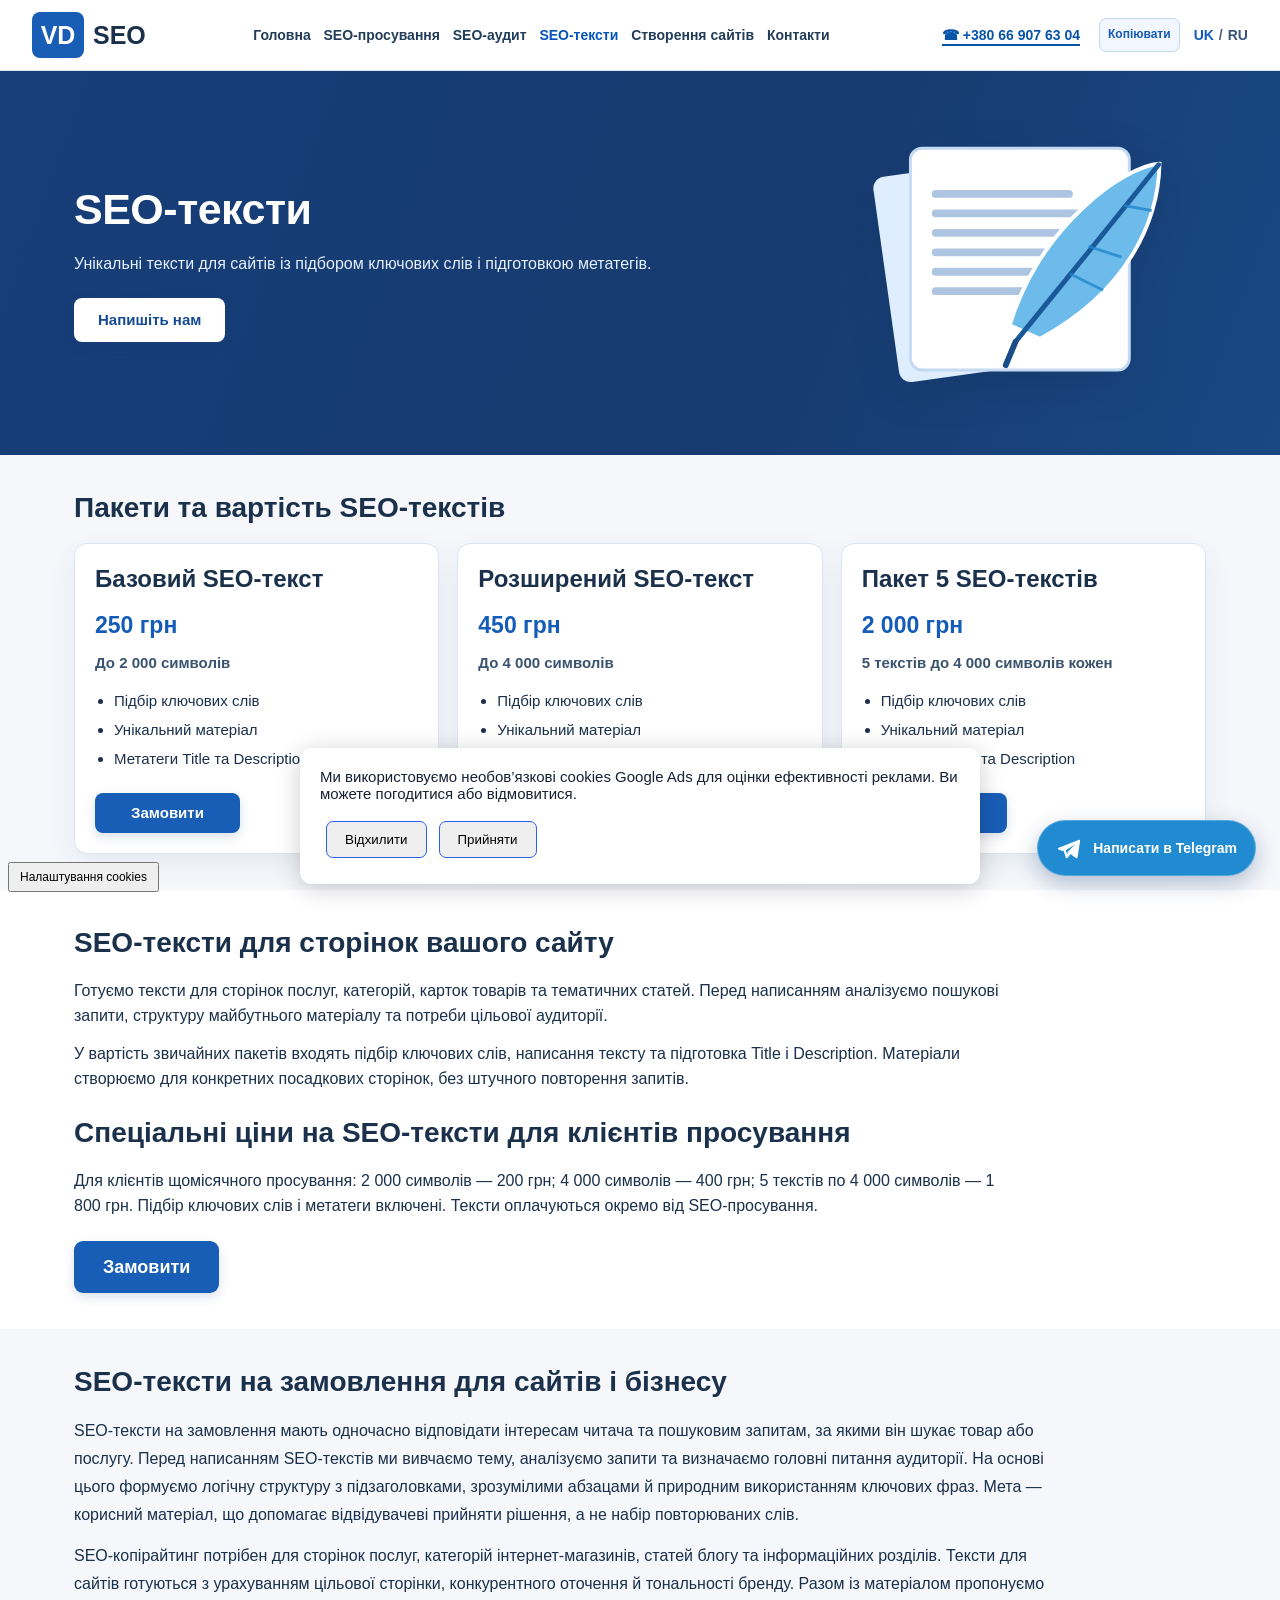
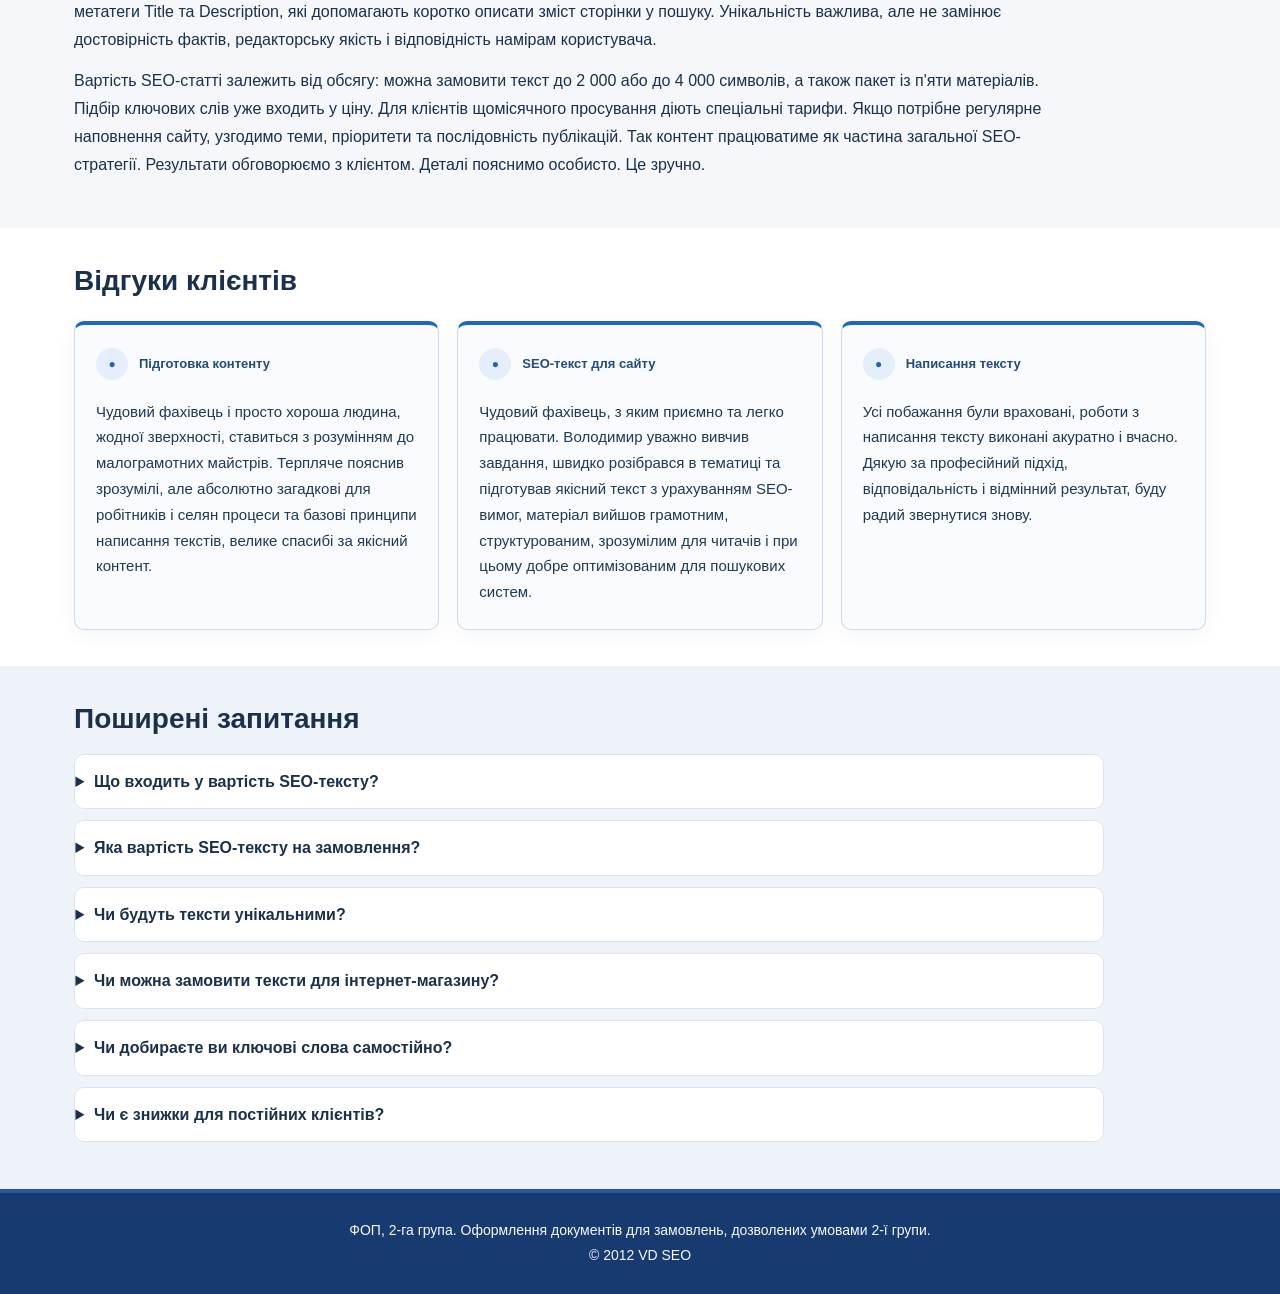
<file: uk/texts.html>
<!doctype html><html lang="uk"><head><meta charset="utf-8"><meta name="viewport" content="width=device-width,initial-scale=1"><title>SEO-тексти на замовлення в Україні — від 250 грн | VD SEO</title><meta name="description" content="Замовте унікальні SEO-тексти для сайтів та інтернет-магазинів: підбір ключових слів, написання контенту, Title і Description. Ціни від 250 грн. VD SEO"><meta name="robots" content="index,follow"><link rel="canonical" href="https://vd-seo.com.ua/uk/texts"><link rel="alternate" hreflang="uk" href="https://vd-seo.com.ua/uk/texts"><link rel="alternate" hreflang="ru" href="https://vd-seo.com.ua/ru/texts"><link rel="alternate" hreflang="x-default" href="https://vd-seo.com.ua/uk/texts"><link rel="icon" href="../favicon.svg" type="image/svg+xml"><link rel="icon" href="../favicon.ico" sizes="any"><link rel="apple-touch-icon" href="../favicon-180.png"><link rel="stylesheet" href="../style.css"><script src="../site-config.js" defer></script></head><body><header class="site-header"><nav class="topbar" aria-label="Основне меню"><a class="brand" href="/uk/" aria-label="VD SEO"><span class="brand-mark">VD</span> SEO</a><div class="nav-links"><a href="/uk/">Головна</a><a href="promotion">SEO-просування</a><a href="audit">SEO-аудит</a><a href="texts" aria-current="page">SEO-тексти</a><a href="sites">Створення сайтів</a><a href="contact">Контакти</a></div><div class="header-tools"><a class="header-phone" id="header-phone" href="tel:+380669076304" aria-label="Зателефонувати за номером +380 66 907 63 04" title="Зателефонувати за номером +380 66 907 63 04">☎ +380 66 907 63 04</a><button class="phone-copy" type="button" data-copy-phone title="Скопіювати номер телефону" aria-label="Скопіювати номер телефону">Копіювати</button><span class="phone-copy-feedback" id="phone-copy-feedback" role="status" aria-live="polite"></span><div class="lang-switch"><a href="../uk/texts" aria-current="true">UK</a> / <a href="../ru/texts">RU</a></div></div></nav></header><div class="hero"><div class="wrap hero-inner"><div class="hero-copy"><h1>SEO-тексти</h1><p>Унікальні тексти для сайтів із підбором ключових слів і підготовкою метатегів.</p><a class="btn btn-hero" href="contact">Напишіть нам</a></div><div class="hero-art"><svg viewBox="0 0 400 295" role="img" aria-label="Ілюстрація пера та аркуша паперу"><rect x="70" y="44" width="227" height="213" rx="12" fill="#dfeeff" transform="rotate(-8 185 150)"/><rect x="96" y="30" width="225" height="228" rx="12" fill="#fff" stroke="#c4daf2" stroke-width="3"/><path d="M122 77H259M122 97H275M122 117H253M122 137H272M122 157H239M122 177H257" stroke="#aec5e2" stroke-width="8" stroke-linecap="round"/><path d="M198 212C230 108 317 48 352 46C351 104 320 177 229 226Z" fill="#6cbbea" stroke="#fff" stroke-width="4"/><path d="M204 229C264 155 297 115 351 47" fill="none" stroke="#1a5899" stroke-width="5" stroke-linecap="round"/><path d="M204 229L194 253" stroke="#194d8a" stroke-width="6" stroke-linecap="round"/><path d="M316 89L344 94M279 131L313 142M260 159L294 176" stroke="#2388ce" stroke-width="3" opacity=".8"/></svg></div></div></div><main><section class="section"><div class="wrap"><h2>Пакети та вартість SEO-текстів</h2><div class="grid grid-three"><article class="card plan-card"><h3>Базовий SEO-текст</h3><div class="price">250 грн</div><p class="plan-size">До 2 000 символів</p><ul><li>Підбір ключових слів</li><li>Унікальний матеріал</li><li>Метатеги Title та Description</li></ul><a class="btn" href="contact?service=%D0%91%D0%B0%D0%B7%D0%BE%D0%B2%D0%B8%D0%B9%20SEO-%D1%82%D0%B5%D0%BA%D1%81%D1%82%20%E2%80%94%20250%20%D0%B3%D1%80%D0%BD">Замовити</a></article><article class="card plan-card"><h3>Розширений SEO-текст</h3><div class="price">450 грн</div><p class="plan-size">До 4 000 символів</p><ul><li>Підбір ключових слів</li><li>Унікальний матеріал</li><li>Метатеги Title та Description</li></ul><a class="btn" href="contact?service=%D0%A0%D0%BE%D0%B7%D1%88%D0%B8%D1%80%D0%B5%D0%BD%D0%B8%D0%B9%20SEO-%D1%82%D0%B5%D0%BA%D1%81%D1%82%20%E2%80%94%20450%20%D0%B3%D1%80%D0%BD">Замовити</a></article><article class="card plan-card"><h3>Пакет 5 SEO-текстів</h3><div class="price">2 000 грн</div><p class="plan-size">5 текстів до 4 000 символів кожен</p><ul><li>Підбір ключових слів</li><li>Унікальний матеріал</li><li>Метатеги Title та Description</li></ul><a class="btn" href="contact?service=%D0%9F%D0%B0%D0%BA%D0%B5%D1%82%205%20SEO-%D1%82%D0%B5%D0%BA%D1%81%D1%82%D1%96%D0%B2%20%E2%80%94%202%20000%20%D0%B3%D1%80%D0%BD">Замовити</a></article></div></div></section><section class="section section-white text-with-cta"><div class="wrap"><div class="service-intro"><h2>SEO-тексти для сторінок вашого сайту</h2><p>Готуємо тексти для сторінок послуг, категорій, карток товарів та тематичних статей. Перед написанням аналізуємо пошукові запити, структуру майбутнього матеріалу та потреби цільової аудиторії.</p><p>У вартість звичайних пакетів входять підбір ключових слів, написання тексту та підготовка Title і Description. Матеріали створюємо для конкретних посадкових сторінок, без штучного повторення запитів.</p><h2 style="margin-top:24px">Спеціальні ціни на SEO-тексти для клієнтів просування</h2><p>Для клієнтів щомісячного просування: 2 000 символів — 200 грн; 4 000 символів — 400 грн; 5 текстів по 4 000 символів — 1 800 грн. Підбір ключових слів і метатеги включені. Тексти оплачуються окремо від SEO-просування.</p><div class="cta-area"><a class="btn btn-cta" href="contact">Замовити</a></div></div></div></section><section class="section" id="seo-info"><div class="wrap"><div class="seo-copy"><h2>SEO-тексти на замовлення для сайтів і бізнесу</h2><p>SEO-тексти на замовлення мають одночасно відповідати інтересам читача та пошуковим запитам, за якими він шукає товар або послугу. Перед написанням SEO-текстів ми вивчаємо тему, аналізуємо запити та визначаємо головні питання аудиторії. На основі цього формуємо логічну структуру з підзаголовками, зрозумілими абзацами й природним використанням ключових фраз. Мета — корисний матеріал, що допомагає відвідувачеві прийняти рішення, а не набір повторюваних слів.</p><p>SEO-копірайтинг потрібен для сторінок послуг, категорій інтернет-магазинів, статей блогу та інформаційних розділів. Тексти для сайтів готуються з урахуванням цільової сторінки, конкурентного оточення й тональності бренду. Разом із матеріалом пропонуємо метатеги Title та Description, які допомагають коротко описати зміст сторінки у пошуку. Унікальність важлива, але не замінює достовірність фактів, редакторську якість і відповідність намірам користувача.</p><p>Вартість SEO-статті залежить від обсягу: можна замовити текст до 2 000 або до 4 000 символів, а також пакет із п&#x27;яти матеріалів. Підбір ключових слів уже входить у ціну. Для клієнтів щомісячного просування діють спеціальні тарифи. Якщо потрібне регулярне наповнення сайту, узгодимо теми, пріоритети та послідовність публікацій. Так контент працюватиме як частина загальної SEO-стратегії. Результати обговорюємо з клієнтом. Деталі пояснимо особисто. Це зручно.</p></div></div></section>
<section class="section section-reviews" id="reviews" aria-labelledby="reviews-title">
  <div class="wrap"><h2 id="reviews-title">Відгуки клієнтів</h2><div class="review-grid"><article class="review-card">
          <div class="review-top"><span class="review-avatar" aria-hidden="true">●</span><span class="review-category">Підготовка контенту</span></div>
          <blockquote class="review-quote">Чудовий фахівець і просто хороша людина, жодної зверхності, ставиться з розумінням до малограмотних майстрів. Терпляче пояснив зрозумілі, але абсолютно загадкові для робітників і селян процеси та базові принципи написання текстів, велике спасибі за якісний контент.</blockquote>
        </article>
<article class="review-card">
          <div class="review-top"><span class="review-avatar" aria-hidden="true">●</span><span class="review-category">SEO-текст для сайту</span></div>
          <blockquote class="review-quote">Чудовий фахівець, з яким приємно та легко працювати. Володимир уважно вивчив завдання, швидко розібрався в тематиці та підготував якісний текст з урахуванням SEO-вимог, матеріал вийшов грамотним, структурованим, зрозумілим для читачів і при цьому добре оптимізованим для пошукових систем.</blockquote>
        </article>
<article class="review-card">
          <div class="review-top"><span class="review-avatar" aria-hidden="true">●</span><span class="review-category">Написання тексту</span></div>
          <blockquote class="review-quote">Усі побажання були враховані, роботи з написання тексту виконані акуратно і вчасно. Дякую за професійний підхід, відповідальність і відмінний результат, буду радий звернутися знову.</blockquote>
        </article></div></div>
</section>
<section class="section section-alt" id="faq"><div class="wrap"><h2>Поширені запитання</h2><div class="faq-list"><details><summary>Що входить у вартість SEO-тексту?</summary><p>Підбір ключових слів, написання тексту для погодженої сторінки та підготовка метатегів Title і Description.</p></details><details><summary>Яка вартість SEO-тексту на замовлення?</summary><p>Текст до 2 000 символів коштує 250 грн, до 4 000 символів — 450 грн, пакет п’яти текстів — 2 000 грн.</p></details><details><summary>Чи будуть тексти унікальними?</summary><p>Кожен матеріал створюється під конкретну тему й сторінку, без копіювання готових текстів.</p></details><details><summary>Чи можна замовити тексти для інтернет-магазину?</summary><p>Так, пишемо для категорій, товарних сторінок, розділів послуг та інформаційних статей.</p></details><details><summary>Чи добираєте ви ключові слова самостійно?</summary><p>Так. Підбір пошукових запитів входить у всі зазначені пакети.</p></details><details><summary>Чи є знижки для постійних клієнтів?</summary><p>Для клієнтів щомісячного SEO-просування діють окремі спеціальні ціни.</p></details></div></div></section></main><footer class="site-footer"><div class="wrap"><p>ФОП, 2-га група. Оформлення документів для замовлень, дозволених умовами 2-ї групи.</p><p>© 2012 VD SEO</p></div></footer><!-- Floating Telegram contact link -->
<a class="telegram-float" href="https://t.me/vlabodor" target="_blank" rel="noopener noreferrer" aria-label="Зв’язатися через Telegram" title="Зв’язатися через Telegram"><svg class="telegram-float-icon" viewBox="0 0 24 24" fill="currentColor" aria-hidden="true" focusable="false"><path d="M21.94 4.67a1.05 1.05 0 0 0-1.14-.17L2.49 11.75a.98.98 0 0 0 .07 1.85l4.61 1.47 1.84 5.68a1.03 1.03 0 0 0 .81.71 1.01 1.01 0 0 0 .96-.39l2.62-3.45 4.9 3.61a1.03 1.03 0 0 0 1.61-.6l2.3-14.91a1.06 1.06 0 0 0-.27-1.05ZM9.03 14.17l8.51-5.47-6.83 7.02-.32 2.29-1.36-3.84Z"/></svg><span class="telegram-float-label">Написати в Telegram</span></a>
</body></html>
</file>
<file: style.css>
:root{--blue:#185db6;--navy:#173b70;--navy-deep:#112f59;--ink:#1a304b;--muted:#415b75;--border:#dce5ef;--page:#f5f7fb;--white:#fff;--shadow:0 10px 28px rgba(19,59,106,.07)}
*{box-sizing:border-box}html{scroll-behavior:smooth}body{margin:0;color:var(--ink);background:var(--page);font:500 16px/1.6 Arial,Helvetica,sans-serif}a{color:var(--blue)}a:focus-visible,button:focus-visible,input:focus-visible,select:focus-visible,textarea:focus-visible,summary:focus-visible{outline:3px solid #f5a640;outline-offset:3px}h1,h2,h3,p{overflow-wrap:break-word}h1,h2,h3{line-height:1.24}h2{font-size:clamp(23px,2.5vw,28px);margin:0 0 17px;font-weight:750}h3{font-size:21px;margin:0 0 9px;font-weight:750}p{margin:0 0 13px}ul{margin:8px 0 12px;padding-left:20px}li+li{margin-top:5px}.wrap{max-width:1180px;margin:0 auto;padding:0 24px}section{scroll-margin-top:28px}.section{padding:36px 0}.section-tight{padding-top:20px;padding-bottom:23px}.section-white{background:#fff}.section-alt{background:#eef3fa}.section-heading{margin-bottom:19px}.section-heading p{max-width:790px;color:var(--muted)}
.site-header{background:#fff;box-shadow:0 1px 0 var(--border);position:relative;z-index:2}.topbar{max-width:1260px;padding:12px 22px;margin:auto;display:flex;align-items:center;gap:22px;justify-content:space-between;min-height:70px}.brand{white-space:nowrap;display:inline-flex;align-items:center;gap:9px;text-decoration:none;font-size:25px;font-weight:800;color:var(--ink);line-height:1}.brand-mark{display:inline-flex;align-items:center;justify-content:center;border-radius:8px;background:#185db6;color:#fff;font-weight:800;width:52px;height:46px;font-size:25px}.nav-links{display:flex;gap:clamp(8px,1vw,18px);align-items:center;justify-content:center;white-space:nowrap;margin-left:auto}.nav-links a{text-decoration:none;font-size:14px;font-weight:600;color:#223c59;transition:color .2s}.nav-links a:hover,.nav-links a[aria-current="page"]{color:#0755ba}.header-tools{display:flex;align-items:center;gap:14px;white-space:nowrap;margin-left:auto}.lang-switch{font-size:14px;font-weight:700;display:flex;gap:5px;align-items:center;color:#48617b}.lang-switch a{text-decoration:none;color:#3b5673}.lang-switch a[aria-current="true"]{color:#115bbd}.header-phone{font-size:14px;color:#165cb8;font-weight:750;display:inline-flex;align-items:center;gap:5px;text-decoration:none}.header-phone:empty{display:none}
.hero{background:linear-gradient(110deg,#173e79 0%,#173b70 60%,#194883 100%);color:#fff;overflow:hidden}.hero-inner{display:grid;grid-template-columns:minmax(0,1.3fr) minmax(270px,.7fr);align-items:center;gap:20px;padding-top:49px;padding-bottom:49px;min-height:300px}.hero-copy{max-width:790px}.hero h1{font-size:clamp(29px,3.45vw,43px);letter-spacing:-.5px;font-weight:800;margin:0 0 15px}.hero p{font-size:16px;line-height:1.65;max-width:720px;color:#e7f1ff;margin:0 0 21px;font-weight:500}.hero-art{width:100%;max-width:390px;margin-left:auto;display:block;filter:drop-shadow(0 12px 20px rgba(1,15,41,.11))}.hero-art svg{display:block;width:100%;height:auto}.btn{display:inline-flex;align-items:center;justify-content:center;gap:8px;padding:10px 18px;border:0;border-radius:8px;text-decoration:none;background:var(--blue);color:#fff;font-size:15px;font-weight:700;box-shadow:0 4px 11px rgba(17,71,137,.16);transition:background .2s,transform .2s,box-shadow .2s;cursor:pointer;line-height:1.35}.btn:hover{background:#104a9b;transform:translateY(-2px);box-shadow:0 8px 18px rgba(17,71,137,.22)}.btn-hero{background:#fff;color:#154a90;padding:12px 24px}.btn-hero:hover{background:#e5f0ff;color:#123c76}.btn-cta{font-size:18px;padding:14px 29px;border-radius:9px}.cta-area{margin-top:21px}.text-with-cta .cta-area{margin-top:22px}
.grid{display:grid;gap:18px}.grid-four{grid-template-columns:repeat(4,minmax(0,1fr))}.grid-three{grid-template-columns:repeat(3,minmax(0,1fr))}.card{border:1px solid var(--border);border-radius:13px;padding:20px;background:#fff;box-shadow:var(--shadow);min-width:0}.service-card,.plan-card{display:flex;flex-direction:column;align-items:flex-start;height:100%}.service-card h2{font-size:24px;min-height:59px;margin:0 0 16px}.service-card p{flex:1;margin:0 0 15px}.service-card .btn,.plan-card .btn{margin-top:auto}.plan-card h3{font-size:24px;min-height:34px}.price{font-size:23px;line-height:1.3;font-weight:800;color:#145cb8;margin:4px 0 10px}.plan-card .plan-size{font-size:15px;font-weight:700;color:#3a536e;margin:0 0 8px}.plan-card ul{font-size:15px;flex:1;padding-left:19px;margin:6px 0 22px}.plan-card p{font-size:15px}.plan-card .btn{min-width:145px}.note{font-size:14px;color:#405a76;margin-top:15px}.prose{max-width:1050px}.prose p+p{margin-top:12px}.seo-copy{max-width:1000px}.seo-copy p{line-height:1.75}.steps{display:grid;gap:20px}.info-rows{display:grid;grid-template-columns:repeat(2,minmax(0,1fr));gap:30px}.info-rows h2{margin-bottom:10px}.eyebrow{color:#145bb2;font-weight:750;font-size:14px;letter-spacing:.04em;text-transform:uppercase;margin-bottom:8px}.faq-list{max-width:1030px}.faq-list details{background:white;border:1px solid var(--border);border-radius:10px;margin:0 0 11px;padding:14px 19px}.faq-list summary{font-weight:750;cursor:pointer;list-style-position:outside}.faq-list p{margin:11px 0 0;color:#384e66;font-weight:500}.form{max-width:680px}.form label{display:block;font-weight:700;margin-bottom:11px}.form input,.form select,.form textarea{display:block;width:100%;border:1px solid #b8c8db;border-radius:8px;background:#fff;margin-top:6px;padding:11px 12px;font:500 16px/1.5 Arial,sans-serif;color:var(--ink)}.form textarea{resize:vertical;min-height:104px}.form button{margin-top:5px}.muted{color:var(--muted);font-size:14px}.site-footer{background:var(--navy);color:#f7faff;padding:25px 18px;text-align:center;font-size:14px;line-height:1.8;border-top:4px solid #2558a0}.site-footer p{margin:0}.site-footer a{color:#fff}.service-intro{max-width:940px}.service-intro p{margin-bottom:12px}.service-intro .cta-area{margin-top:22px}.section-special{padding-top:27px;padding-bottom:20px}.section-special .cta-area{margin-top:20px}.phone-pending{display:none}
@media(max-width:1150px){.topbar{gap:12px;padding:10px 16px}.nav-links{gap:9px}.nav-links a{font-size:12px}.header-tools{gap:7px}.brand{font-size:22px}.brand-mark{width:43px;height:41px;font-size:22px}.grid-four{grid-template-columns:repeat(2,minmax(0,1fr))}}
@media(max-width:830px){.topbar{flex-wrap:wrap;justify-content:space-between}.nav-links{order:3;width:100%;justify-content:space-between;overflow:auto;white-space:nowrap;padding:4px 0 8px;gap:15px}.nav-links a{font-size:14px}.header-tools{margin-left:0}.hero-inner{grid-template-columns:1fr 245px;gap:10px;padding-top:32px;padding-bottom:32px}.hero h1{font-size:30px}.grid-three{grid-template-columns:repeat(2,minmax(0,1fr))}}
@media(max-width:610px){.wrap{padding-left:18px;padding-right:18px}.section{padding-top:27px;padding-bottom:27px}.hero-inner{display:flex;flex-direction:column;align-items:flex-start;padding-top:30px;padding-bottom:30px;gap:18px}.hero h1{font-size:30px}.hero-art{max-width:270px;align-self:center}.grid-three,.grid-four,.info-rows{grid-template-columns:1fr}.service-card h2{min-height:0}.plan-card h3{min-height:0}.site-footer{padding:22px 16px}.btn-cta{width:100%;max-width:310px}.topbar{min-height:63px}}
@media(prefers-reduced-motion:reduce){html{scroll-behavior:auto}.btn{transition:none}}

[hidden]{display:none!important}

/* Client reviews: one row on desktop; full originals and complete translations. */
.section-reviews{background:#fff}
.section-reviews h2{margin-bottom:22px}
.review-grid{display:grid;grid-template-columns:repeat(3,minmax(0,1fr));gap:18px;align-items:stretch}
.review-card{display:flex;flex-direction:column;min-width:0;min-height:100%;padding:22px 21px 24px;background:#f9fbff;border:1px solid #cedaec;border-top:4px solid #2068be;border-radius:10px;box-shadow:0 5px 20px rgba(19,59,106,.05)}
.review-top{display:flex;gap:11px;align-items:center;margin-bottom:17px;min-height:35px}
.review-avatar{flex:0 0 32px;width:32px;height:32px;border-radius:50%;display:flex;align-items:center;justify-content:center;background:#e4effb;color:#2464aa;font-size:12px}
.review-category{font-size:13px;font-weight:700;line-height:1.4;color:#244c78}
.review-quote{margin:0;color:#203953;font-size:15px;line-height:1.72;font-style:normal;overflow-wrap:anywhere}
.header-phone{color:#0754a8;text-decoration:underline;text-decoration-thickness:2px;text-underline-offset:4px;cursor:pointer;position:relative;z-index:4;padding:9px 5px;min-height:40px;white-space:nowrap}
.header-phone:hover{color:#04346a;text-decoration-color:#04346a}
.phone-copy{font:700 12px/1.25 Arial,Helvetica,sans-serif;color:#165bb2;background:#f1f6ff;border:1px solid #c2d7f1;border-radius:7px;cursor:pointer;padding:7px 8px;min-height:34px}
.phone-copy:hover{background:#e5effe}
.phone-copy:focus-visible{outline:3px solid #f5a640;outline-offset:3px}
.phone-copy-feedback{position:absolute;right:18px;top:68px;color:#153c71;background:white;border-radius:6px;box-shadow:0 5px 18px rgba(19,59,106,.18);font-size:12px;pointer-events:none;padding:0;z-index:10}
.phone-copy-feedback:not(:empty){padding:6px 10px}
@media(max-width:1100px){.phone-copy{padding:6px 5px;font-size:11px}.header-tools{gap:6px}}
@media(max-width:900px){.review-grid{grid-template-columns:repeat(2,minmax(0,1fr))}}
@media(max-width:610px){.review-grid{grid-template-columns:1fr}.review-card{padding:20px}.header-phone{font-size:13px}.phone-copy{font-size:11px}}


/* Fixed Telegram contact action, visible on every language and service page. */
.telegram-float{
  position:fixed;right:24px;bottom:24px;bottom:calc(24px + env(safe-area-inset-bottom, 0px));
  z-index:1000;display:inline-flex;align-items:center;justify-content:center;gap:11px;
  min-height:56px;padding:13px 18px;border-radius:999px;
  background:#218bd1;color:#fff;text-decoration:none;
  border:1px solid rgba(255,255,255,.25);
  box-shadow:0 8px 22px rgba(9,51,101,.28);
  font-size:14px;line-height:1.3;font-weight:750;
  transition:background-color .18s ease,transform .18s ease,box-shadow .18s ease;
}
.telegram-float:hover{background:#146caf;color:#fff;transform:translateY(-3px);box-shadow:0 12px 26px rgba(9,51,101,.34)}
.telegram-float:focus-visible{outline:3px solid #f5a640;outline-offset:4px}
.telegram-float-icon{width:26px;height:26px;display:block;flex:0 0 26px}
.telegram-float-label{white-space:nowrap}
@media(max-width:610px){
  .telegram-float{right:14px;bottom:14px;bottom:calc(14px + env(safe-area-inset-bottom, 0px));min-height:56px;min-width:56px;padding:13px;border-radius:50%;}
  .telegram-float-label{position:absolute;width:1px;height:1px;padding:0;margin:-1px;overflow:hidden;clip:rect(0,0,0,0);white-space:nowrap;border:0}
}
@media(prefers-reduced-motion:reduce){.telegram-float{transition:none}.telegram-float:hover{transform:none}}

.form-status{margin:14px 0 0;font-weight:600;line-height:1.5}
.form-status-ok{color:#176334}
.form-status-error{color:#a12c2c}
.form button[type="submit"]:disabled{opacity:.65;cursor:wait}
</file>
